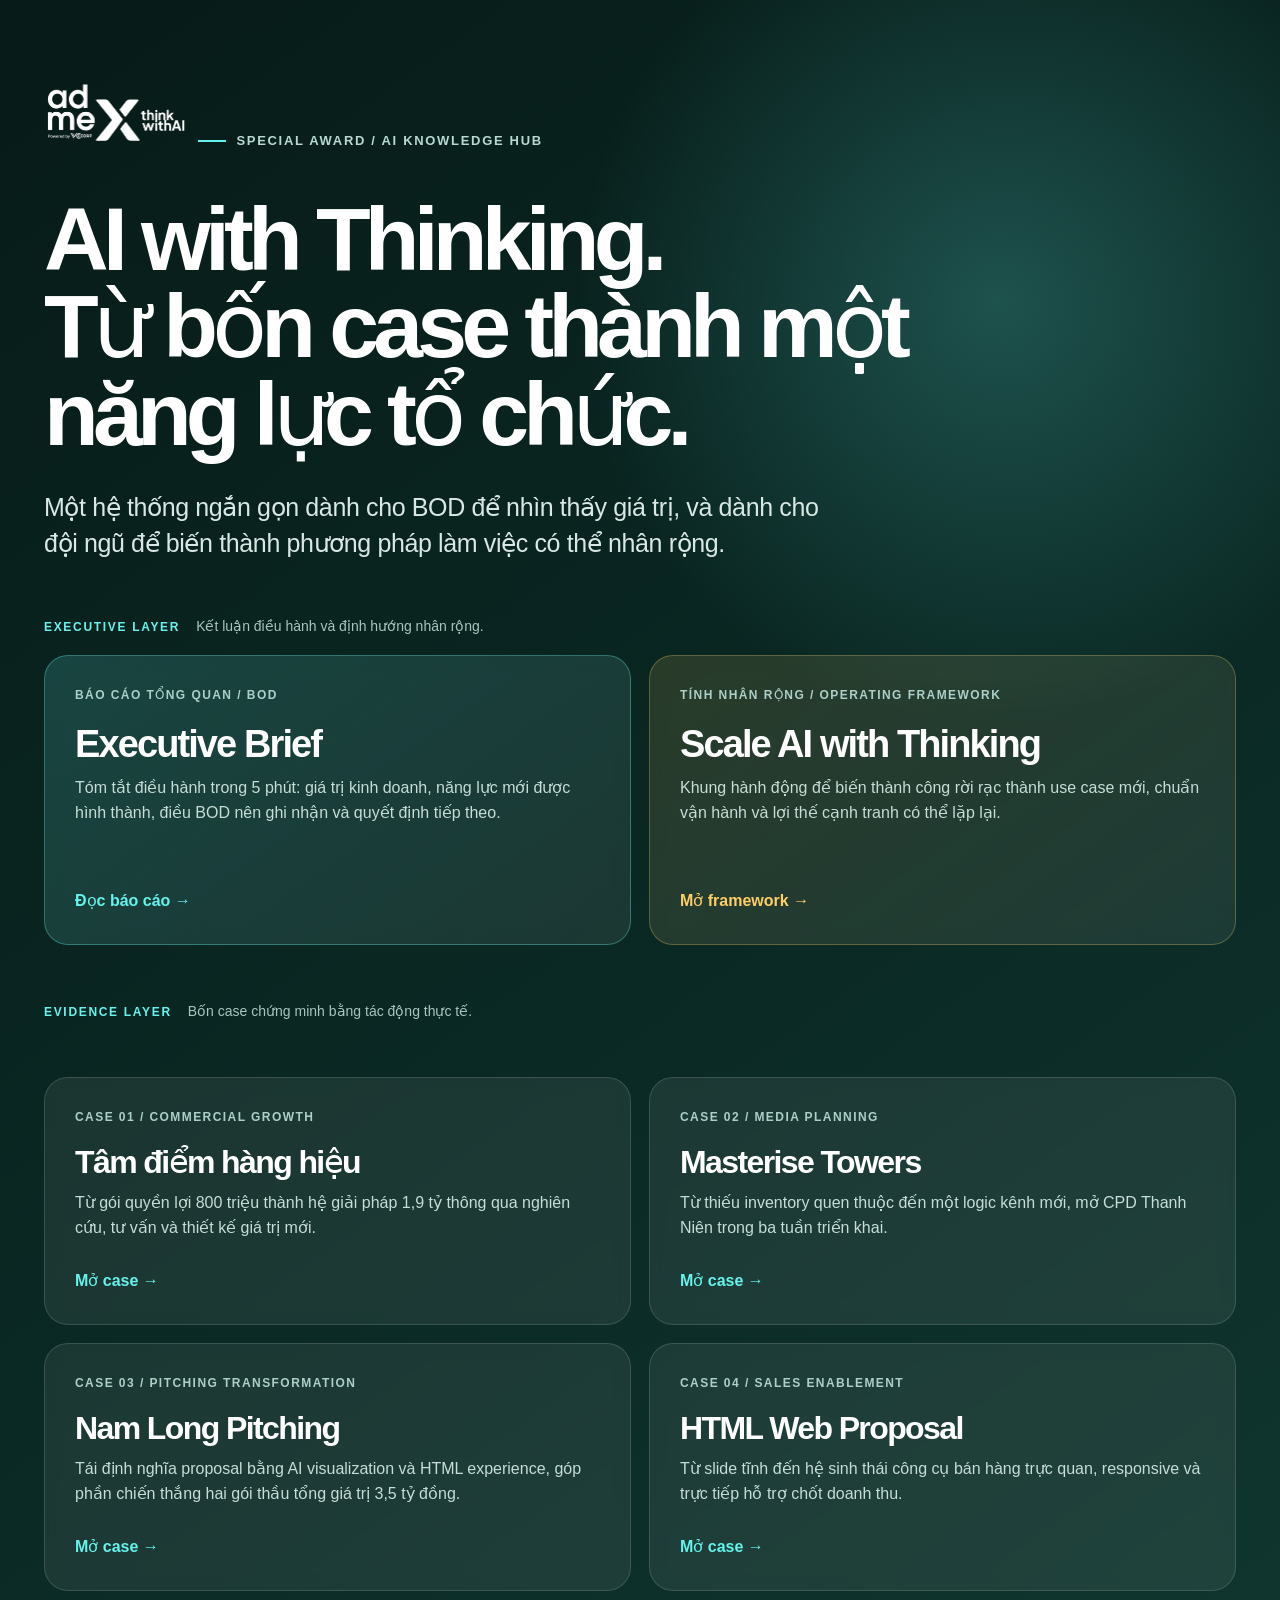
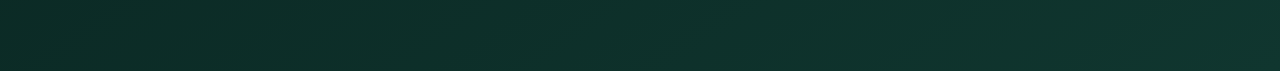
<file: ai/index.html>
<!DOCTYPE html>
<html lang="vi">
<head>
<meta charset="utf-8"/>
<meta content="width=device-width, initial-scale=1.0" name="viewport"/>
<meta content="#071B18" name="theme-color"/>
<title>AI with Thinking | admeX elevAIte</title>
<link href="css/style.css" rel="stylesheet"/>
</head>
<body class="page-index">
<div class="case-index">
  <div class="case-index-inner">
    <a class="index-brand" href="index.html"><img alt="admeX elevAIte" src="assets/admex-elevate-logo.png"/></a>
    <div class="eyebrow">Special Award / AI Knowledge Hub</div>
    <h1>AI with Thinking.<br/>Từ bốn case thành một năng lực tổ chức.</h1>
    <p class="hero-lead">Một hệ thống ngắn gọn dành cho BOD để nhìn thấy giá trị, và dành cho đội ngũ để biến thành phương pháp làm việc có thể nhân rộng.</p>

    <div class="hub-layer-label"><span>Executive layer</span><p>Kết luận điều hành và định hướng nhân rộng.</p></div>
    <div class="executive-grid">
      <a class="case-card executive-card" href="executive-brief.html">
        <div><div class="case-label">Báo cáo tổng quan / BOD</div><h2>Executive Brief</h2><p>Tóm tắt điều hành trong 5 phút: giá trị kinh doanh, năng lực mới được hình thành, điều BOD nên ghi nhận và quyết định tiếp theo.</p></div>
        <div class="open-case">Đọc báo cáo →</div>
      </a>
      <a class="case-card executive-card framework-card" href="ai-operating-framework.html">
        <div><div class="case-label">Tính nhân rộng / Operating Framework</div><h2>Scale AI with Thinking</h2><p>Khung hành động để biến thành công rời rạc thành use case mới, chuẩn vận hành và lợi thế cạnh tranh có thể lặp lại.</p></div>
        <div class="open-case">Mở framework →</div>
      </a>
    </div>

    <div class="hub-layer-label evidence-layer"><span>Evidence layer</span><p>Bốn case chứng minh bằng tác động thực tế.</p></div>
    <div class="case-grid">
      <a class="case-card" href="case-01-tam-diem-hang-hieu.html"><div><div class="case-label">Case 01 / Commercial Growth</div><h2>Tâm điểm hàng hiệu</h2><p>Từ gói quyền lợi 800 triệu thành hệ giải pháp 1,9 tỷ thông qua nghiên cứu, tư vấn và thiết kế giá trị mới.</p></div><div class="open-case">Mở case →</div></a>
      <a class="case-card" href="case-02-masterise-towers.html"><div><div class="case-label">Case 02 / Media Planning</div><h2>Masterise Towers</h2><p>Từ thiếu inventory quen thuộc đến một logic kênh mới, mở CPD Thanh Niên trong ba tuần triển khai.</p></div><div class="open-case">Mở case →</div></a>
      <a class="case-card" href="case-03.html"><div><div class="case-label">Case 03 / Pitching Transformation</div><h2>Nam Long Pitching</h2><p>Tái định nghĩa proposal bằng AI visualization và HTML experience, góp phần chiến thắng hai gói thầu tổng giá trị 3,5 tỷ đồng.</p></div><div class="open-case">Mở case →</div></a>
      <a class="case-card" href="case-04.html"><div><div class="case-label">Case 04 / Sales Enablement</div><h2>HTML Web Proposal</h2><p>Từ slide tĩnh đến hệ sinh thái công cụ bán hàng trực quan, responsive và trực tiếp hỗ trợ chốt doanh thu.</p></div><div class="open-case">Mở case →</div></a>
    </div>
  </div>
</div>
<script defer src="js/main.js"></script>
</body>
</html>
</file>
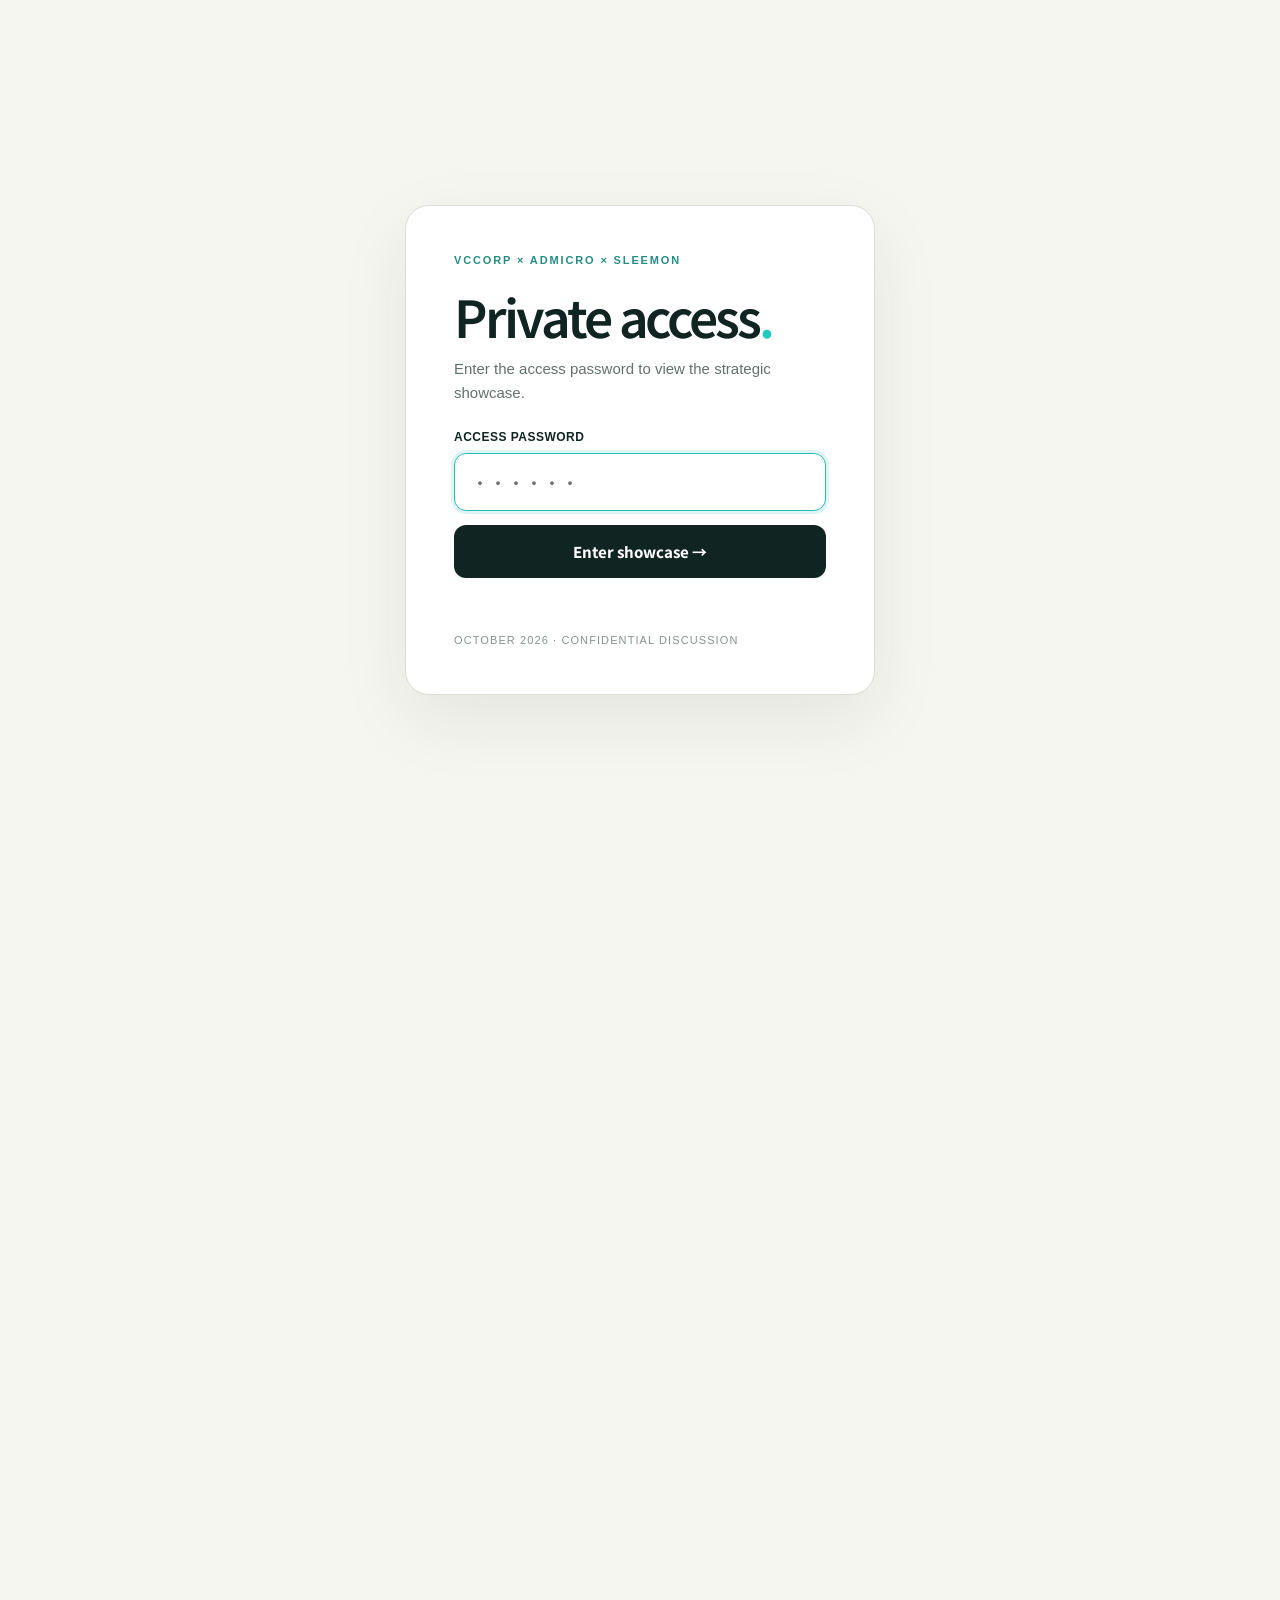
<file: furniture/index.html>
<!DOCTYPE html>

<html lang="en"><head><meta charset="utf-8"/><meta content="width=device-width,initial-scale=1" name="viewport"/><meta content="#101b1b" name="theme-color"/><title>VCCorp × ADMICRO — Sleemon Vietnam Market Entry</title><meta content="Strategic capability showcase for Sleemon Vietnam market entry — VCCorp and ADMICRO." name="description"/><link href="https://fonts.googleapis.com" rel="preconnect"/><link crossorigin="" href="https://fonts.gstatic.com" rel="preconnect"/><link href="https://fonts.googleapis.com/css2?family=Google+Sans+Flex:wght@400;500;600;700;800&amp;family=Noto+Sans+SC:wght@400;500;600;700&amp;display=swap" rel="stylesheet"/><style>
:root{--ink:#182626;--muted:#64706b;--bg:#f6f6f0;--line:#d9dfd7;--mint:#d9e9df;--lime:#c8ef87;--deep:#101c1c;--cream:#f3ecdd;--orange:#ee9a67}*{box-sizing:border-box}html{scroll-behavior:smooth;scroll-padding-top:84px}body{margin:0;font-family:'DM Sans',sans-serif;background:var(--bg);color:var(--ink);-webkit-font-smoothing:antialiased}h1,h2,h3,p{margin-top:0}h1,h2,h3{font-family:Manrope,sans-serif;letter-spacing:-.055em}h1{font-size:clamp(3.6rem,7.9vw,9rem);line-height:1.01;font-weight:600}h2{font-size:clamp(2.6rem,5vw,5.5rem);line-height:1.08;font-weight:600}h3{font-size:clamp(1.4rem,2.5vw,2.4rem);line-height:1.14}p{line-height:1.7}a{color:inherit;text-decoration:none}button{font:inherit;cursor:pointer}img{max-width:100%;display:block}::selection{background:var(--lime);color:var(--deep)}.container{max-width:1500px;margin:auto;padding-left:clamp(22px,5vw,88px);padding-right:clamp(22px,5vw,88px)}.nav{position:fixed;top:0;left:0;right:0;height:72px;z-index:100;display:flex;align-items:center;justify-content:space-between;padding:0 clamp(22px,5vw,88px);background:rgba(246,246,240,.91);backdrop-filter:blur(20px);border-bottom:1px solid rgba(30,50,40,.09)}.brand{font-family:Manrope,sans-serif;font-size:17px;font-weight:800;letter-spacing:-.06em}.brand span{font-weight:400;color:#75847b}.navlinks{display:flex;align-items:center;gap:26px}.navlinks a{font-size:12px;font-weight:700;color:#55655b;transition:.2s}.navlinks a:hover{color:#141f19}.nav .btn{padding:10px 17px;font-size:12px}.btn{display:inline-flex;align-items:center;gap:18px;padding:14px 20px;border-radius:100px;background:var(--lime);color:#1d2c20;border:0;font-weight:700;transition:transform .2s,background .2s}.btn:hover{transform:translateY(-2px);background:#b8e675}.btn.dark{background:#1d3029;color:white}.btn.dark:hover{background:#344b40}.eyebrow{display:inline-flex;align-items:center;gap:9px;text-transform:uppercase;letter-spacing:.16em;font-size:11px;font-weight:800}.eyebrow:before{content:'';width:7px;height:7px;background:#89b77b;border-radius:50%}.muted{color:var(--muted)}.section{padding:clamp(92px,10vw,170px) 0}.section-head{display:grid;grid-template-columns:1fr 1.3fr;gap:45px;margin-bottom:64px}.section-head p{max-width:610px;font-size:clamp(16px,1.5vw,21px)}.hero{background:var(--deep);color:#f3f6ee;min-height:100svh;position:relative;overflow:hidden;display:flex;align-items:center}.hero:before{content:'';position:absolute;width:68vw;height:68vw;right:-20vw;top:-16vw;background:radial-gradient(circle,#3b594b 0%,#263e37 27%,transparent 68%);opacity:.8}.hero:after{content:'';position:absolute;width:48vw;height:48vw;right:3%;bottom:-30vw;border:1px solid rgba(230,250,220,.15);border-radius:50%;box-shadow:0 0 0 65px rgba(255,255,255,.025),0 0 0 130px rgba(255,255,255,.02),0 0 0 195px rgba(255,255,255,.015)}.hero-inner{position:relative;z-index:2;width:100%;padding-top:140px;padding-bottom:110px}.hero h1{max-width:1200px;margin:30px 0}.hero h1 em{font-style:normal;color:var(--lime)}.hero p{font-size:clamp(16px,1.5vw,21px);max-width:650px;color:#c5d2c9}.hero-bottom{display:flex;justify-content:space-between;align-items:end;gap:24px;margin-top:85px}.hero-stamp{font-size:12px;line-height:1.8;color:#a5b5ac;text-align:right}.marquee{white-space:nowrap;overflow:hidden;border-top:1px solid #d5ddd3;border-bottom:1px solid #d5ddd3;padding:20px 0;color:#63746a;font-size:12px;font-weight:800;letter-spacing:.18em}.marquee span{padding-right:55px}.stats{display:grid;grid-template-columns:repeat(4,1fr);gap:12px}.stat{padding:26px 0;border-top:1px solid var(--line)}.stat strong{font-family:Manrope;font-size:clamp(2rem,3.4vw,4rem);letter-spacing:-.07em;display:block}.stat small{font-size:12px;color:var(--muted)}.challenge-grid{display:grid;grid-template-columns:repeat(3,1fr);gap:12px}.challenge{min-height:285px;border-radius:15px;background:#e9ede5;padding:28px;display:flex;flex-direction:column;justify-content:space-between;transition:transform .25s}.challenge:hover{transform:translateY(-5px)}.challenge:nth-child(2){background:#e2e9d9}.challenge:nth-child(3){background:#e8e5db}.challenge span{font-size:12px;font-weight:800;color:#637365}.challenge h3{margin:0;max-width:310px}.deep{background:var(--deep);color:#f0f3eb}.deep .muted{color:#adbbb0}.cap-grid{display:grid;grid-template-columns:repeat(3,1fr);gap:12px}.cap{border:1px solid #46564e;border-radius:16px;padding:27px;min-height:220px;display:flex;flex-direction:column;justify-content:space-between}.cap .num{font-size:12px;color:var(--lime)}.cap h3{font-size:clamp(1.2rem,2vw,2rem);margin-bottom:9px}.cap p{font-size:13px;color:#b0bfb4;margin:0}.insight-band{margin-top:58px;border-top:1px solid #53635b;padding-top:25px;display:flex;justify-content:space-between;gap:30px;align-items:center}.insight-band strong{font-size:clamp(1.5rem,2.5vw,3rem);letter-spacing:-.04em;max-width:830px;line-height:1.22}.market-rail{display:grid;grid-template-columns:1fr 1fr;gap:12px}.market-card{background:#e7ebe3;border-radius:18px;padding:36px;min-height:270px}.market-card:nth-child(2){background:#e2e9d8}.market-card:nth-child(3){background:#ece8dc}.market-card:nth-child(4){background:#e4eae8}.market-card span{font-size:11px;font-weight:800;letter-spacing:.12em;color:#6d7a6e}.market-card h3{margin-top:55px;margin-bottom:12px}.market-card p{max-width:440px;color:#5c6c61;margin:0}.note{font-size:12px;color:#78847b;margin-top:24px}.os-shell{background:#e9eee7;border:1px solid #d8e2d6;border-radius:25px;padding:24px}.os-top{display:flex;justify-content:space-between;align-items:center;padding:10px 8px 24px}.os-top strong{font-family:Manrope;font-size:23px;letter-spacing:-.05em}.tabs{display:flex;flex-wrap:wrap;gap:8px}.tab{border:1px solid #c7d4c6;background:transparent;border-radius:50px;padding:10px 15px;color:#536357;font-size:12px;font-weight:700}.tab.active{background:#1d3029;color:#fff;border-color:#1d3029}.os-display{display:grid;grid-template-columns:1fr 1fr;min-height:350px;background:#f9faf5;border-radius:17px;overflow:hidden}.os-visual{background:#d5e1d4;display:flex;align-items:center;justify-content:center;padding:32px;position:relative;overflow:hidden}.os-visual:before{content:'';width:250px;height:250px;border:1px solid #8ca88e;border-radius:50%;box-shadow:0 0 0 35px #c6d9c8,0 0 0 70px #b7d0ba;position:absolute;opacity:.5}.os-visual span{position:relative;z-index:1;font-family:Manrope;font-size:clamp(3rem,6vw,6rem);font-weight:700;letter-spacing:-.08em;color:#2c4936;text-align:center}.os-copy{padding:clamp(28px,4vw,65px);display:flex;flex-direction:column;justify-content:center}.os-copy h3{margin-bottom:15px}.os-copy p{color:#68766d;max-width:480px}.os-copy .micro{font-size:11px;font-weight:800;letter-spacing:.15em;color:#739477}.journey{display:grid;grid-template-columns:repeat(5,1fr);gap:10px}.journey>div{padding:22px 18px;background:#e8ede5;border-radius:12px;min-height:170px}.journey b{display:block;margin:25px 0 8px;font-family:Manrope;font-size:17px;letter-spacing:-.04em}.journey small{color:#69796c;line-height:1.5}.influence{display:grid;grid-template-columns:repeat(3,1fr);gap:12px}.influence article{padding:35px;border:1px solid #d7ddd4;border-radius:18px;min-height:275px}.influence article:nth-child(2){background:#e1e9dc}.influence .label{font-size:11px;font-weight:800;letter-spacing:.1em;color:#81917f}.influence h3{margin-top:85px}.activation{background:#dce7db}.act-flow{display:grid;grid-template-columns:repeat(6,1fr);gap:10px}.act-step{border-radius:13px;background:#f2f5ed;padding:21px 17px;min-height:230px}.act-step b{display:block;font-family:Manrope;font-size:19px;letter-spacing:-.04em;margin:55px 0 9px}.act-step p{font-size:12px;color:#637568;line-height:1.55}.act-step span{color:#779e75;font-weight:800;font-size:12px}.act-highlight{display:flex;justify-content:space-between;align-items:center;gap:25px;border-top:1px solid #b6cbb7;margin-top:45px;padding-top:30px}.act-highlight strong{font-family:Manrope;font-size:clamp(1.5rem,3vw,3rem);letter-spacing:-.05em;max-width:900px}.cases-intro{background:#182626;color:white}.cases-intro h2{max-width:1150px}.case{padding:105px 0;background:#f3f2eb}.case.alt{background:#e5ede6}.case-head{display:flex;justify-content:space-between;align-items:start;gap:20px}.case-index{font-size:12px;letter-spacing:.15em;font-weight:800;color:#728277}.case-title{font-size:clamp(3rem,6vw,6.7rem);margin:30px 0;max-width:1150px}.case-sub{font-size:clamp(17px,1.8vw,24px);max-width:790px;color:#5f6e64}.case-layout{display:grid;grid-template-columns:1.2fr .8fr;gap:25px;align-items:stretch;margin-top:48px}.case-visual{border-radius:18px;overflow:hidden;background:#cdd8cf;min-height:390px}.case-visual img{width:100%;height:100%;object-fit:cover}.case-panel{padding:35px;background:#fff;border-radius:18px;display:flex;flex-direction:column;justify-content:space-between}.case-panel h3{font-size:clamp(1.4rem,2.5vw,2.6rem)}.case-panel p{color:#6a786e}.case-metrics{display:grid;grid-template-columns:repeat(3,1fr);gap:15px;margin-top:22px}.case-metrics div{border-top:1px solid #bfc9bf;padding-top:17px}.case-metrics strong{display:block;font-size:clamp(1.7rem,3vw,3.3rem);font-family:Manrope;letter-spacing:-.07em}.case-metrics span{font-size:12px;color:#68766d}.case-gallery{display:grid;grid-template-columns:repeat(3,1fr);gap:12px;margin-top:14px}.case-gallery img{width:100%;height:205px;object-fit:cover;border-radius:12px;cursor:zoom-in}.takeaway{margin-top:35px;border-left:3px solid #8db87a;padding:12px 0 12px 22px;max-width:1020px;font-size:clamp(17px,1.6vw,23px);line-height:1.5}.case-foot{font-size:11px;color:#768178;margin-top:20px}.bridge{background:#cce4c7}.bridge-grid{display:grid;grid-template-columns:repeat(5,1fr);gap:10px;margin-top:60px}.bridge-grid article{padding:25px 17px;background:#eaf3e6;border-radius:12px;min-height:180px}.bridge-grid b{font-family:Manrope;font-size:clamp(1.1rem,1.7vw,1.8rem);letter-spacing:-.05em}.bridge-grid p{font-size:12px;margin-top:14px;color:#607460}.questions{display:grid;grid-template-columns:1fr 1fr;gap:12px}.question{padding:30px;border-bottom:1px solid #d4ddd4;font-family:Manrope;font-weight:600;font-size:clamp(1rem,1.65vw,1.5rem);letter-spacing:-.03em}.question span{display:block;font-family:'DM Sans';font-size:11px;color:#8c9d8c;letter-spacing:0;margin-bottom:18px}.footer{background:#101c1c;color:#fff;padding:100px 0 45px}.footer h2{max-width:1000px}.footer-bottom{display:flex;justify-content:space-between;gap:20px;border-top:1px solid #3c4d45;padding-top:25px;margin-top:80px;font-size:12px;color:#9cac9f}.reveal{opacity:0;transform:translateY(24px);transition:opacity .7s,transform .7s}.reveal.visible{opacity:1;transform:translateY(0)}.lightbox{position:fixed;inset:0;background:rgba(9,16,13,.92);z-index:300;display:none;align-items:center;justify-content:center;padding:60px 25px}.lightbox.open{display:flex}.lightbox img{max-width:96vw;max-height:85vh;object-fit:contain}.lightbox button{position:absolute;right:24px;top:20px;background:#fff;color:#111;border:0;border-radius:50%;width:44px;height:44px;font-size:25px}.mobile-menu{display:none}.progress{position:fixed;top:72px;left:0;width:0;height:3px;background:#9dcc79;z-index:105;transition:width .1s}.source-note{font-size:11px;color:#68786c;line-height:1.5}.pill{border:1px solid #c6d0c3;border-radius:30px;padding:8px 12px;font-size:11px;color:#637567;font-weight:700}.smallcaps{font-size:11px;letter-spacing:.12em;font-weight:800;text-transform:uppercase;color:#809081}
@media(max-width:1000px){.navlinks{gap:13px}.navlinks a{font-size:11px}.section-head{grid-template-columns:1fr}.act-flow{grid-template-columns:repeat(3,1fr)}.bridge-grid{grid-template-columns:repeat(3,1fr)}.journey{grid-template-columns:repeat(3,1fr)}.case-layout{grid-template-columns:1fr}.case-visual{max-height:500px}.hero-bottom{margin-top:55px}}
@media(max-width:700px){.navlinks{display:none;position:absolute;top:72px;left:0;right:0;background:#f6f6f0;padding:25px;flex-direction:column;align-items:start;box-shadow:0 15px 20px #1111}.navlinks.open{display:flex}.mobile-menu{display:block;border:0;background:none;font-size:25px}.hero-inner{padding-top:145px}.hero-bottom{align-items:start;flex-direction:column}.hero-stamp{text-align:left}.challenge-grid,.cap-grid,.market-rail,.influence,.questions{grid-template-columns:1fr}.challenge{min-height:200px}.stats{grid-template-columns:repeat(2,1fr)}.os-display{grid-template-columns:1fr}.os-visual{min-height:230px}.journey,.act-flow,.bridge-grid{grid-template-columns:repeat(2,1fr)}.case-metrics{grid-template-columns:repeat(2,1fr)}.case-gallery img{height:120px}.act-highlight,.insight-band{flex-direction:column;align-items:start}.footer-bottom{flex-direction:column}.section{padding:80px 0}.case{padding:70px 0}.case-panel{padding:25px}.os-shell{padding:12px}.os-top{flex-direction:column;align-items:start;gap:18px}}
@media(prefers-reduced-motion:reduce){html{scroll-behavior:auto}.reveal{opacity:1;transform:none;transition:none}}

.language-switch{display:flex;gap:3px;background:#e4eae2;padding:4px;border-radius:30px;margin-left:14px}.language-switch button{border:0;background:transparent;border-radius:24px;padding:8px 10px;font-size:11px;font-weight:800;color:#53685c;white-space:nowrap}.language-switch button.active{background:#20352b;color:#fff}.case-editorial{display:grid;grid-template-columns:repeat(2,minmax(0,1fr));gap:12px;margin:40px 0 20px}.case-story{padding:clamp(24px,3vw,45px);background:#fff;border:1px solid #dce3d9;border-radius:18px;min-height:235px;display:flex;flex-direction:column;justify-content:space-between}.case-story:nth-child(2){background:#e0e9dc}.case-story:nth-child(4){background:#dbe9d2}.case-story h3{font-size:clamp(20px,2vw,31px);line-height:1.35;letter-spacing:-.035em;font-weight:600;margin:25px 0 0}.evidence-gallery{display:flex;align-items:center;gap:12px;margin:30px 0 0;flex-wrap:wrap}.evidence-gallery img{width:clamp(105px,12vw,165px);height:110px;object-fit:cover;border-radius:9px;border:1px solid #d2d9d0;cursor:zoom-in;transition:transform .2s}.evidence-gallery img:hover{transform:translateY(-3px)}.evidence-label{font-size:11px;font-weight:800;letter-spacing:.1em;color:#6d806f;width:100%}.case .case-sub{max-width:950px}.case .takeaway{margin-top:28px}.case-foot{font-size:11px}.case .stats{margin-top:25px!important}.case .stat strong{font-size:clamp(24px,3vw,42px)}@media(max-width:950px){.language-switch{margin-left:4px}.navlinks{gap:12px}.language-switch button{padding:7px 8px}}@media(max-width:700px){.case-editorial{grid-template-columns:1fr}.case-story{min-height:170px}.language-switch{position:absolute;right:68px;top:18px}.nav .brand{font-size:13px}.evidence-gallery img{height:80px}}

/* V5 presentation typography: Google Sans Flex, Vietnamese and simplified Chinese fallback */
body,button,input,textarea{font-family:'Google Sans Flex','Noto Sans SC',Arial,sans-serif!important}
h1,h2,h3,.brand,.stat strong,.os-top strong,.case-title{font-family:'Google Sans Flex','Noto Sans SC',Arial,sans-serif!important;letter-spacing:-.035em}
html[lang="zh-CN"] body,html[lang="zh-CN"] h1,html[lang="zh-CN"] h2,html[lang="zh-CN"] h3{font-family:'Google Sans Flex','Noto Sans SC',sans-serif!important;letter-spacing:0}
.hero h1{font-size:clamp(2rem,3.95vw,4.5rem)!important;line-height:1.15;max-width:1050px}
.hero h1 em{font-style:normal}
.case-metrics-v5{display:grid;grid-template-columns:repeat(3,minmax(0,1fr));gap:12px;margin:30px 0 36px}
.case-metrics-v5 .metric{border-top:2px solid #a3baa6;padding:18px 8px 8px 0;min-width:0}
.case-metrics-v5 .metric strong{font-size:clamp(32px,4vw,60px);letter-spacing:-.05em;line-height:1.08;display:block;font-weight:650;color:#233e31}
.case-metrics-v5 .metric span{font-size:clamp(13px,1.1vw,16px);line-height:1.4;display:block;color:#627569;margin-top:10px}
.case-editorial{margin-top:26px}
.case-story{min-height:210px}
.case-story h3{font-size:clamp(20px,1.85vw,28px)}
.evidence-gallery{margin-top:46px}
.evidence-gallery .evidence-label{font-size:14px;letter-spacing:.07em}
.evidence-gallery .evidence-slide{flex:0 0 auto}
.evidence-gallery .evidence-slide img{width:auto!important;height:clamp(240px,25vw,370px)!important;max-width:min(78vw,680px);object-fit:contain!important;border:1px solid #d9e1d8;background:#fff;border-radius:12px;cursor:zoom-in}
@media(min-width:1500px){.evidence-gallery .evidence-slide img{height:420px!important}}
@media(max-width:700px){.hero h1{font-size:clamp(2rem,7.2vw,3.2rem)!important}.case-metrics-v5{grid-template-columns:repeat(2,minmax(0,1fr))}.evidence-gallery .evidence-slide img{height:240px!important}.case-story{min-height:160px}}

/* V6 — ADMICRO brand accent system */
:root{--lime:#55ede2;--brand:#55ede2;--brand-soft:#d9faf7;}
.hero h1 em,.case-story em{color:var(--brand)!important;}
.btn{background:var(--brand);color:#102826;} .btn:hover{background:#39d5ca;}
::selection{background:var(--brand);color:#102826;}
.eyebrow:before{background:var(--brand);}
.cap .num,.act-step span{color:var(--brand);}
.os-copy .micro{color:var(--brand);}
.tab.active{background:var(--brand);border-color:var(--brand);color:#102826;}
/* Keep contrast for CTA and accent areas across all languages */
</style><style>
/* V3: full-ratio evidence thumbnails, continuous right-to-left loop */
.evidence-gallery{display:block;min-width:0;margin-top:34px;overflow:hidden}
.evidence-gallery .evidence-label{margin-bottom:16px}
.evidence-viewport{width:100%;overflow:hidden;mask-image:linear-gradient(to right,transparent,#000 4%,#000 96%,transparent);-webkit-mask-image:linear-gradient(to right,transparent,#000 4%,#000 96%,transparent)}
.evidence-track{display:flex;align-items:center;gap:18px;width:max-content;animation:evidenceLoop 32s linear infinite;will-change:transform}
.evidence-viewport:hover .evidence-track,.evidence-viewport:focus-within .evidence-track{animation-play-state:paused}
.evidence-slide{flex:none;width:clamp(205px,22vw,335px);height:clamp(140px,15vw,225px);display:flex;align-items:center;justify-content:center;border:1px solid #d8dfd6;background:#e8ece7;border-radius:12px;overflow:hidden;padding:7px}
.evidence-gallery .evidence-slide img{width:100%;height:100%;object-fit:contain;border:0;border-radius:6px;cursor:zoom-in;transition:transform .25s}
.evidence-gallery .evidence-slide img:hover{transform:scale(1.035)}
@keyframes evidenceLoop{from{transform:translateX(0)}to{transform:translateX(calc(-50% - 9px))}}
@media(max-width:700px){.evidence-slide{width:230px;height:175px}.evidence-track{animation-duration:27s}}
@media(prefers-reduced-motion:reduce){.evidence-track{animation:none}.evidence-viewport{overflow-x:auto;mask-image:none;-webkit-mask-image:none}}
<style>
/* V4: presentation-scale multilingual typography and legible discussion prompts */
@import url('https://fonts.googleapis.com/css2?family=Noto+Sans+SC:wght@400;500;600;700;800&family=Noto+Sans:wght@400;500;600;700;800&display=swap');
:root{--presentation-body:clamp(17px,1.45vw,22px)}
html[lang="vi"] body{font-family:'Noto Sans','DM Sans',Arial,sans-serif}
html[lang="zh-CN"] body{font-family:'Noto Sans SC','Noto Sans',sans-serif}
html[lang="vi"] h1,html[lang="vi"] h2,html[lang="vi"] h3,html[lang="vi"] .question,html[lang="zh-CN"] h1,html[lang="zh-CN"] h2,html[lang="zh-CN"] h3,html[lang="zh-CN"] .question{font-family:inherit;letter-spacing:-.025em}
#discussion .questions{gap:18px 26px}
#discussion .question{padding:32px 26px 38px;min-height:165px;display:flex;flex-direction:column;justify-content:flex-start;gap:17px}
#discussion .question span{display:block;margin:0}
#discussion .question span:first-child{font-family:inherit;font-size:clamp(13px,1vw,16px);font-weight:700;letter-spacing:.055em;color:#526c5b;line-height:1.5}
#discussion .question span:last-child{font-family:inherit;font-size:clamp(19px,1.6vw,27px);font-weight:600;letter-spacing:-.018em;line-height:1.5;color:#22372d}
#discussion .section-head p{font-size:var(--presentation-body)}
/* Evidence slides: larger, un-cropped and suitable for section-by-section projection */
.evidence-gallery{margin-top:42px}
.evidence-gallery .evidence-label{font-size:clamp(12px,1vw,15px);margin-bottom:20px}
.evidence-track{gap:24px;animation-duration:44s}
.evidence-slide{width:clamp(340px,36vw,580px);height:clamp(260px,27vw,435px);padding:10px;border-radius:17px;background:#e8ece7}
.evidence-gallery .evidence-slide img{object-fit:contain;object-position:center;width:100%;height:100%}
@keyframes evidenceLoop{from{transform:translateX(0)}to{transform:translateX(calc(-50% - 12px))}}
/* Main content legibility across EN / VI / simplified Chinese */
.section-head p,.case-sub,.case-story h3,.case-panel p,.takeaway{line-height:1.55}
.case-story h3{font-size:clamp(20px,1.7vw,27px)}
.case-sub{font-size:clamp(19px,1.7vw,25px)}
.case-story .smallcaps{font-size:clamp(12px,.9vw,15px)}
.case-metrics span,.case .stat small{font-size:clamp(13px,1vw,16px)}
html[lang="zh-CN"] .case-story h3,html[lang="vi"] .case-story h3{line-height:1.65}
@media(max-width:800px){#discussion .questions{grid-template-columns:1fr}#discussion .question{min-height:unset;padding:23px 12px 26px}.evidence-slide{width:clamp(285px,77vw,460px);height:clamp(225px,57vw,350px)}.evidence-track{animation-duration:36s}}
@media(prefers-reduced-motion:reduce){.evidence-track{animation:none}}
</style><style>.team-intro{background:#f6f6f0;padding:105px 0}.team-intro h2{max-width:1100px;margin:25px 0}.team-lead{font-size:clamp(18px,1.55vw,23px);max-width:850px;color:#53645b}.partner-grid{display:grid;grid-template-columns:1.7fr 1fr 1fr;gap:16px;margin-top:42px;align-items:start}.partner-card{border:1px solid #d7dfd8;border-radius:20px;background:white;padding:30px}.partner-logo{height:90px;display:flex;align-items:center;margin-bottom:18px;font-size:26px;font-weight:800}.partner-logo img{max-width:100%;max-height:75px;width:auto;height:auto;object-fit:contain}.partner-card h3{font-size:24px;margin:0 0 15px}.partner-tag{font-size:11px;font-weight:800;letter-spacing:.15em;color:#577b75;margin-bottom:14px}.member{border-top:1px solid #e2e7e2;padding:15px 0 12px}.member strong{display:block;font-size:clamp(16px,1.1vw,19px);line-height:1.4}.member p{margin:5px 0 0;color:#65746b;font-size:clamp(13px,.9vw,15px);line-height:1.5}.services-highlight{background:#112322;color:#f5faf8;padding:110px 0}.services-highlight .section-head p{color:#a8c0b9}.service-grid{display:grid;grid-template-columns:repeat(3,1fr);gap:13px;margin-top:42px}.service-item{background:#1b3431;border:1px solid #35504b;border-radius:18px;padding:27px;min-height:245px}.service-no{font-size:12px;color:#55ede2;font-weight:800}.service-item h3{font-size:clamp(21px,2vw,30px);line-height:1.2;margin:42px 0 12px}.service-item p{font-size:clamp(14px,1vw,17px);color:#b9d0ca;line-height:1.55}.service-end{margin-top:38px;border-top:1px solid #3b5a55;padding-top:28px;font-size:clamp(19px,2.1vw,30px);font-weight:650;max-width:1000px;color:#55ede2}@media(max-width:1050px){.partner-grid{grid-template-columns:1fr 1fr}.partner-card:first-child{grid-column:1/-1}.service-grid{grid-template-columns:repeat(2,1fr)}}@media(max-width:640px){.partner-grid,.service-grid{grid-template-columns:1fr}.partner-card:first-child{grid-column:auto}.team-intro,.services-highlight{padding:75px 0}.partner-card{padding:22px}}</style><style id="teams-v9">
/* Presentation layout: one clear horizontal band per partner */
#teams{background:#f4f6f2;padding:clamp(70px,7vw,125px) 0}
#teams .partner-grid{display:grid;grid-template-columns:minmax(0,1fr);gap:18px;margin-top:45px}
#teams .partner-card,#teams .partner-card:first-child{display:grid;grid-column:auto;grid-template-columns:minmax(210px,260px) minmax(0,1fr);grid-template-rows:auto 1fr;align-items:start;gap:10px 38px;padding:clamp(22px,3vw,40px);border-radius:22px;border:1px solid #dce5df;background:#fff;box-shadow:0 9px 30px rgba(13,39,31,.035)}
#teams .partner-tag{grid-column:1;grid-row:1;margin:0;font-size:12px;color:#657c73;letter-spacing:.12em}
#teams .partner-logo{grid-column:1;grid-row:2;display:flex;justify-content:center;align-items:center;width:100%;height:118px;padding:16px;border-radius:14px;background:#f3f6f3;margin:0;overflow:hidden}
#teams .partner-logo img{display:block;max-width:100%;max-height:78px;object-fit:contain}
#teams .partner-card:nth-child(3) .partner-logo{background:#142421}
#teams .partner-card h3{display:none}
#teams .member-list{grid-column:2;grid-row:1/span 2;display:grid;grid-template-columns:repeat(3,minmax(0,1fr));gap:0 22px}
#teams .member{padding:14px 0 16px;border-top:1px solid #e5ebe6;min-width:0}
#teams .member strong{font-size:clamp(16px,1.2vw,20px);line-height:1.32;letter-spacing:-.015em}
#teams .member p{font-size:clamp(13px,.91vw,16px);line-height:1.5;color:#65756c;margin-top:8px}
#teams .partner-card:nth-child(2) .member-list,#teams .partner-card:nth-child(3) .member-list{grid-template-columns:repeat(2,minmax(0,1fr))}
@media(max-width:960px){#teams .partner-card,#teams .partner-card:first-child{grid-template-columns:180px minmax(0,1fr);gap:10px 25px}#teams .member-list{grid-template-columns:repeat(2,minmax(0,1fr))}}
@media(max-width:650px){#teams .partner-card,#teams .partner-card:first-child{display:block;padding:22px}#teams .partner-logo{margin:15px 0 20px;max-width:260px}#teams .member-list,#teams .partner-card:nth-child(2) .member-list,#teams .partner-card:nth-child(3) .member-list{display:grid;grid-template-columns:1fr;gap:0}#teams .member{padding:12px 0}#teams .partner-tag{font-size:11px}}
</style><style id="strategic-presentation-v11">.strategic-cue{display:grid;grid-template-columns:minmax(130px,205px) minmax(0,1fr);gap:22px;align-items:start;margin:12px 0 clamp(28px,3vw,46px);padding:20px 25px;border-left:3px solid #55ede2;border-top:1px solid rgba(98,131,120,.25);border-bottom:1px solid rgba(98,131,120,.25);background:rgba(85,237,226,.055)}.strategic-cue-label{font-size:11px;font-weight:800;letter-spacing:.12em;color:#318c86;line-height:1.6}.strategic-cue p{margin:0;font-size:clamp(17px,1.32vw,22px);font-weight:550;line-height:1.48;letter-spacing:-.018em;max-width:980px}.services-highlight .strategic-cue,.bridge .strategic-cue{background:rgba(85,237,226,.08)}@media(max-width:700px){.strategic-cue{display:block;padding:17px 18px}.strategic-cue-label{display:block;margin-bottom:9px}.strategic-cue p{font-size:17px}}</style><style id="capacity-gallery-style">.capacity-gallery{margin:34px 0 8px}.capacity-gallery[hidden]{display:none!important}.capacity-marquee{overflow:hidden;width:100%;mask-image:linear-gradient(90deg,transparent,#000 5%,#000 95%,transparent)}.capacity-track{display:flex;width:max-content;gap:22px;animation:capacity-scroll 40s linear infinite;will-change:transform}.capacity-marquee:hover .capacity-track,.capacity-gallery:focus-within .capacity-track{animation-play-state:paused}.capacity-slide{flex:0 0 clamp(330px,54vw,840px);width:clamp(330px,54vw,840px);aspect-ratio:16/9;padding:0;border:1px solid #d9dfd7;border-radius:18px;overflow:hidden;background:#fff;cursor:zoom-in;box-shadow:0 9px 28px rgba(0,0,0,.06)}.capacity-slide img{width:100%;height:100%;object-fit:contain}.capacity-caption{font-size:11px;letter-spacing:.15em;font-weight:750;color:#64706b;margin:14px 0 0}.capacity-modal[hidden]{display:none!important}.capacity-modal{position:fixed;inset:0;z-index:500;display:flex;align-items:center;justify-content:center;background:rgba(6,17,17,.95);padding:70px 72px}.capacity-modal img{max-width:100%;max-height:calc(100vh - 130px);object-fit:contain;box-shadow:0 18px 70px rgba(0,0,0,.25)}.capacity-modal button{position:absolute;border:1px solid rgba(255,255,255,.32);border-radius:50%;background:rgba(255,255,255,.13);color:white;width:48px;height:48px;font-size:30px;display:grid;place-items:center;line-height:1;cursor:pointer}.capacity-close{top:20px;right:22px}.capacity-prev{left:16px;top:50%;transform:translateY(-50%)}.capacity-next{right:16px;top:50%;transform:translateY(-50%)}.capacity-count{position:absolute;bottom:20px;color:white;font-size:13px;letter-spacing:.1em}@keyframes capacity-scroll{to{transform:translateX(calc(-50% - 11px))}}@media(max-width:700px){.capacity-slide{flex-basis:85vw;width:85vw;border-radius:12px}.capacity-track{gap:12px;animation-duration:27s}.capacity-modal{padding:75px 12px}.capacity-modal button{width:40px;height:40px}.capacity-prev{left:7px}.capacity-next{right:7px}.capacity-modal img{max-height:75vh}}@media(prefers-reduced-motion:reduce){.capacity-track{animation:none;overflow-x:auto}}</style><style id="sleemon-access-style">html.sleemon-locked body> :not(#sleemon-access-gate){visibility:hidden!important}html.sleemon-locked body{overflow:hidden!important}#sleemon-access-gate[hidden]{display:none!important}#sleemon-access-gate{position:fixed;inset:0;z-index:99999;display:flex;align-items:center;justify-content:center;padding:24px;background:#f6f6f0;color:#102522;font-family:'Google Sans Flex',Arial,sans-serif}#sleemon-access-gate .access-card{width:min(100%,470px);padding:clamp(28px,5vw,48px);background:white;border:1px solid #d9dfd7;border-radius:24px;box-shadow:0 24px 70px rgba(12,36,31,.08)}#sleemon-access-gate .access-eyebrow{font-size:11px;letter-spacing:.17em;font-weight:800;color:#258c85}#sleemon-access-gate h2{font-family:inherit;font-size:clamp(34px,5vw,51px);letter-spacing:-.06em;line-height:1.1;margin:22px 0 12px}#sleemon-access-gate p{font-size:15px;color:#64706b;line-height:1.6;margin-bottom:25px}#sleemon-access-gate label{display:block;font-size:12px;font-weight:750;letter-spacing:.04em;margin-bottom:9px}#sleemon-access-gate input{width:100%;padding:15px 16px;border:1px solid #c8d4cf;border-radius:12px;background:#fff;color:#102522;font:inherit;font-size:18px;outline:none}#sleemon-access-gate input:focus{border-color:#26bcb4;box-shadow:0 0 0 3px rgba(38,188,180,.15)}#sleemon-access-gate .access-submit{width:100%;border:0;border-radius:12px;padding:16px;background:#102522;color:#fff;font-size:15px;font-weight:750;margin-top:14px;cursor:pointer}#sleemon-access-gate .access-submit:hover{background:#21655e}#sleemon-access-gate .access-error{color:#bb3737;font-size:13px;margin:12px 0 0;min-height:20px}#sleemon-access-gate .access-footer{font-size:11px;letter-spacing:.1em;color:#84938d;margin-top:24px}</style><script id="sleemon-access-early">(function(){try{if(sessionStorage.getItem('sleemon_access_v1')==='granted')document.documentElement.classList.add('sleemon-unlocked');else document.documentElement.classList.add('sleemon-locked')}catch(e){document.documentElement.classList.add('sleemon-locked')}})();</script><style id="sleemon-workspace-style">
#sleemon-portal[hidden],#sleemon-recap[hidden]{display:none!important}
html.sleemon-unlocked body.portal-mode > :not(#sleemon-portal):not(#sleemon-access-gate):not(script):not(style),html.sleemon-unlocked body.recap-mode > :not(#sleemon-recap):not(#sleemon-access-gate):not(script):not(style){display:none!important}
html.sleemon-unlocked body.showcase-mode #sleemon-portal,html.sleemon-unlocked body.showcase-mode #sleemon-recap{display:none!important}
html.sleemon-unlocked body:not(.showcase-mode):not(.recap-mode) > :not(#sleemon-portal):not(#sleemon-access-gate):not(script):not(style){display:none!important}
#sleemon-portal,#sleemon-recap{font-family:'Google Sans Flex','Noto Sans SC',Arial,sans-serif;color:#122a27;background:#f5f6f0;min-height:100vh}
.workspace-wrap{max-width:1460px;margin:auto;padding:0 clamp(22px,5vw,86px)}
.workspace-top{display:flex;align-items:center;justify-content:space-between;gap:20px;padding:27px 0;border-bottom:1px solid #dce3dc}
.workspace-brand{font-weight:800;font-size:14px;letter-spacing:.045em}.workspace-brand span{color:#16b9ae}
.workspace-langs{display:flex;gap:4px;background:#e8eeea;padding:4px;border-radius:999px}.workspace-langs button{border:0;background:transparent;border-radius:999px;padding:8px 13px;font-size:12px;font-weight:750;color:#5a6c65;cursor:pointer}.workspace-langs button.active{background:#122c28;color:#fff}
.workspace-intro{padding:clamp(75px,11vw,145px) 0 50px;max-width:1040px}.workspace-kicker{font-size:11px;font-weight:800;letter-spacing:.19em;color:#0a9d96}.workspace-intro h1{font-family:inherit;font-size:clamp(3.5rem,7.5vw,8.6rem);font-weight:700;line-height:1.04;letter-spacing:-.065em;margin:17px 0 25px}.workspace-intro h1 em{font-style:normal;color:#17bfb5}.workspace-intro p{font-size:clamp(17px,1.65vw,23px);line-height:1.55;color:#526a63;max-width:760px}
.workspace-choices{display:grid;grid-template-columns:1fr 1fr;gap:22px;padding-bottom:85px}.workspace-choice{min-height:380px;border-radius:28px;padding:clamp(26px,4vw,48px);display:flex;flex-direction:column;justify-content:space-between;position:relative;overflow:hidden;transition:transform .25s,box-shadow .25s;border:1px solid #d4e1da}.workspace-choice:hover{transform:translateY(-5px);box-shadow:0 20px 50px rgba(15,43,37,.12)}.workspace-choice:focus-visible{outline:3px solid #00cfc2;outline-offset:3px}.workspace-choice:first-child{background:#142c28;color:white}.workspace-choice:last-child{background:#d6eee4;color:#102e28}.workspace-choice:before{content:'';position:absolute;width:310px;height:310px;border-radius:50%;right:-100px;top:-105px;background:rgba(85,237,226,.17);pointer-events:none}.workspace-choice:last-child:before{background:rgba(18,160,143,.15)}.workspace-choice .choice-index{font-size:12px;font-weight:800;letter-spacing:.14em;opacity:.7}.workspace-choice h2{font-family:inherit;font-size:clamp(31px,3.6vw,57px);line-height:1.08;letter-spacing:-.05em;margin:10px 0 17px}.workspace-choice p{font-size:16px;line-height:1.6;max-width:410px;opacity:.82}.workspace-choice .choice-bottom{display:flex;align-items:center;justify-content:space-between;font-weight:700;font-size:13px;margin-top:24px}.choice-arrow{display:grid;place-items:center;width:52px;height:52px;border:1px solid currentColor;border-radius:50%;font-size:25px}
.recap-hero{background:#122c28;color:white;padding:55px 0 80px;position:relative;overflow:hidden}.recap-hero:after{content:'';position:absolute;width:500px;height:500px;right:-170px;bottom:-350px;border:100px solid rgba(85,237,226,.08);border-radius:50%;pointer-events:none}.recap-hero .workspace-kicker{color:#62e8d9}.recap-hero h1{font-family:inherit;font-size:clamp(3.5rem,7.4vw,8rem);line-height:1.05;letter-spacing:-.06em;margin:24px 0 20px}.recap-hero h1 em{font-style:normal;color:#55ede2}.recap-hero p{font-size:18px;color:#c0d7cd;max-width:690px}.recap-toolbar{display:flex;align-items:center;justify-content:space-between;gap:18px;padding:24px 0}.recap-back{font-size:13px;font-weight:750;display:inline-flex;align-items:center;gap:10px}.recap-back:hover{text-decoration:underline}.recap-layout{display:grid;grid-template-columns:235px minmax(0,1fr);gap:clamp(30px,4vw,75px);padding:44px 0 110px}.recap-toc{position:sticky;top:20px;align-self:start;display:flex;flex-direction:column;gap:6px}.recap-toc h3{font-family:inherit;font-size:11px;letter-spacing:.15em;color:#7b938a;margin-bottom:18px}.recap-toc a{font-size:13px;line-height:1.5;display:flex;gap:12px;padding:11px 9px;border-radius:9px;color:#3b5a50}.recap-toc a:hover{background:#e4eee8}.recap-toc a span{font-weight:800;color:#16aaa0}.recap-section{padding:0 0 65px;margin:0 0 65px;border-bottom:1px solid #d3ded7;scroll-margin-top:25px}.recap-section-head{display:grid;grid-template-columns:76px minmax(0,1fr);gap:15px;margin-bottom:32px}.recap-num{font-size:12px;color:#08a79d;font-weight:800;letter-spacing:.08em;padding-top:11px}.recap-section h2{font-family:inherit;font-size:clamp(32px,3.7vw,55px);letter-spacing:-.05em;line-height:1.12;margin:0 0 18px}.recap-section-head p{font-size:17px;color:#5b7067;max-width:760px;line-height:1.65}.recap-group-grid{display:grid;grid-template-columns:repeat(2,minmax(0,1fr));gap:14px}.recap-group{padding:27px;background:white;border:1px solid #e0e6df;border-radius:17px}.recap-group h3{font-family:inherit;font-size:19px;letter-spacing:-.025em;line-height:1.3;margin-bottom:17px}.recap-group ul{padding-left:18px;margin:0;display:grid;gap:12px}.recap-group li{font-size:14px;line-height:1.75;color:#455e55}.recap-group li::marker{color:#15b9ad}.recap-footer{border-top:1px solid #d7e2da;padding:30px 0 65px;font-size:13px;color:#637b70}.recap-footer a{font-weight:800;color:#116d66}
@media(max-width:900px){.recap-layout{grid-template-columns:1fr}.recap-toc{position:relative;top:auto;display:flex;flex-direction:row;flex-wrap:wrap;gap:3px;border-bottom:1px solid #d7e2da;padding-bottom:22px}.recap-toc h3{width:100%;margin-bottom:6px}.recap-toc a{width:auto;font-size:12px}.recap-group-grid{grid-template-columns:1fr}}
@media(max-width:650px){.workspace-choices{grid-template-columns:1fr}.workspace-choice{min-height:315px;border-radius:22px}.workspace-intro{padding-top:65px}.recap-section-head{grid-template-columns:1fr;gap:6px}.recap-hero{padding:35px 0 55px}.recap-toolbar{align-items:flex-start}.recap-group{padding:21px}.recap-layout{padding-top:20px}}
</style><style id="sleemon-workspace-refinement">
@media(min-width:901px){body.portal-mode #sleemon-portal{min-height:100svh;display:flex;flex-direction:column}body.portal-mode #sleemon-portal>.workspace-wrap{width:100%;flex:1;display:flex;flex-direction:column}body.portal-mode .workspace-intro{padding:clamp(24px,4.5vh,55px) 0 clamp(14px,2.5vh,26px)}body.portal-mode .workspace-intro h1{font-size:clamp(42px,5.2vw,76px);margin:9px 0 11px;letter-spacing:-.055em}body.portal-mode .workspace-intro p{font-size:clamp(15px,1.2vw,19px);line-height:1.45}body.portal-mode .workspace-choices{flex:1;align-content:start;grid-auto-rows:minmax(230px, min(34vh,350px));padding-bottom:clamp(15px,3vh,38px)}body.portal-mode .workspace-choice{min-height:0;padding:clamp(22px,2.8vw,38px)}body.portal-mode .workspace-choice h2{font-size:clamp(30px,3vw,47px)}body.portal-mode .workspace-choice p{font-size:15px}}
@media(max-height:750px) and (min-width:901px){body.portal-mode .workspace-top{padding:17px 0}body.portal-mode .workspace-intro{padding:20px 0 15px}body.portal-mode .workspace-intro h1{font-size:52px}body.portal-mode .workspace-choices{grid-auto-rows:minmax(200px,32vh)}body.portal-mode .workspace-choice{padding:22px}body.portal-mode .workspace-choice h2{font-size:34px}}
.recap-original{background:#fff;border:1px solid #dbe5df;border-radius:18px;padding:clamp(22px,3vw,42px)}.recap-original-label{font-size:10px;font-weight:800;letter-spacing:.13em;color:#128f87;margin-bottom:23px}.recap-original-body{white-space:pre-wrap;overflow-wrap:anywhere;font-size:15px;line-height:1.85;color:#243c35;font-family:'Google Sans Flex','Noto Sans SC',Arial,sans-serif}.recap-original-body::selection{background:#b3f5eb}.recap-section .recap-original+.recap-group-grid{margin-top:22px}.recap-group-grid+.recap-original{margin-top:22px}.showcase-return{position:fixed;z-index:900;bottom:22px;left:22px;display:none;align-items:center;gap:9px;background:#112c27;color:#fff;border:1px solid rgba(255,255,255,.24);border-radius:999px;padding:12px 18px;font-size:12px;font-weight:750;box-shadow:0 12px 28px rgba(0,0,0,.2)}body.showcase-mode .showcase-return{display:inline-flex}.showcase-return:hover{background:#1b5148}
@media(max-width:650px){.recap-original{padding:18px}.recap-original-body{font-size:14px;line-height:1.8}.showcase-return{bottom:14px;left:14px}}
</style><style id="recap-source-typography">.recap-source-raw{white-space:pre-wrap}.recap-source-line{margin:0 0 15px}.recap-source-line.heading{font-size:18px;font-weight:800;line-height:1.5;margin:26px 0 14px;color:#102e28}.recap-source-line.bullet{padding-left:19px;text-indent:-18px;margin:0 0 11px}.recap-source-line.bullet+.recap-source-line.bullet{margin-top:0}.recap-source-line.p{margin-bottom:17px}</style><style id="recap-layout-repair">
/* Isolate the document reader from global showcase typography/layout. */
body.recap-mode #sleemon-recap{display:block!important;width:100%;max-width:none;overflow:visible;font-size:16px;line-height:1.65}
body.recap-mode #sleemon-recap .workspace-wrap{width:min(100% - 72px,1500px);max-width:1500px;padding:0;margin-inline:auto}
body.recap-mode #sleemon-recap .recap-layout{display:grid!important;grid-template-columns:minmax(210px,245px) minmax(0,1fr)!important;gap:clamp(30px,4vw,74px);align-items:start;padding-top:52px}
body.recap-mode #sleemon-recap #recap-sections{min-width:0;width:100%;max-width:100%}
body.recap-mode #sleemon-recap .recap-section{width:100%;max-width:none;padding-bottom:54px;margin-bottom:55px}
body.recap-mode #sleemon-recap .recap-section-head{display:grid;grid-template-columns:64px minmax(0,1fr);align-items:start;gap:14px}
body.recap-mode #sleemon-recap .recap-section h2{font-size:clamp(29px,3vw,43px)!important;line-height:1.22!important;letter-spacing:-.035em!important;margin:0 0 15px!important;overflow-wrap:break-word}
body.recap-mode #sleemon-recap .recap-original{width:100%;max-width:none;padding:clamp(27px,3vw,46px);border-radius:20px;box-shadow:0 8px 35px rgba(15,45,35,.035)}
body.recap-mode #sleemon-recap .recap-original-body{white-space:normal!important;font-size:16px!important;line-height:1.85!important;letter-spacing:0!important;word-spacing:normal!important;overflow-wrap:break-word}
body.recap-mode #sleemon-recap .recap-source-line{font-size:inherit;line-height:inherit;max-width:85ch;margin:0 0 16px;text-indent:0}
body.recap-mode #sleemon-recap .recap-source-line.heading{font-size:19px!important;font-weight:800!important;line-height:1.45!important;margin:28px 0 18px;color:#143a32}
body.recap-mode #sleemon-recap .recap-source-line.bullet{position:relative;padding-left:23px!important;text-indent:0!important;margin:0 0 15px!important}
body.recap-mode #sleemon-recap .recap-source-line.bullet::before{content:'';position:absolute;left:1px;top:.78em;width:7px;height:7px;border-radius:50%;background:#16bdb0}
body.recap-mode #sleemon-recap .recap-original-label{font-size:11px;line-height:1.5;margin-bottom:26px}
body.recap-mode #sleemon-recap .recap-toc{width:100%;max-width:none;top:30px}
body.recap-mode #sleemon-recap .recap-toc a{font-size:14px;line-height:1.5;padding:11px 10px}
body.recap-mode #sleemon-recap .recap-group-grid{width:100%;max-width:none;grid-template-columns:repeat(2,minmax(0,1fr))}
body.recap-mode #sleemon-recap .recap-group{min-width:0}
body.recap-mode #sleemon-recap .recap-group li{font-size:15px;line-height:1.8}
@media(max-width:1050px){body.recap-mode #sleemon-recap .workspace-wrap{width:calc(100% - 48px)}body.recap-mode #sleemon-recap .recap-layout{grid-template-columns:190px minmax(0,1fr)!important;gap:24px}}
@media(max-width:800px){body.recap-mode #sleemon-recap .recap-layout{display:block!important}body.recap-mode #sleemon-recap .recap-toc{position:static;display:flex;flex-direction:row;flex-wrap:wrap;gap:4px;margin-bottom:36px;padding-bottom:18px;border-bottom:1px solid #d8e2dc}body.recap-mode #sleemon-recap .recap-toc h3{width:100%}body.recap-mode #sleemon-recap .recap-toc a{width:auto;font-size:12px}body.recap-mode #sleemon-recap .recap-section-head{grid-template-columns:1fr;gap:5px}body.recap-mode #sleemon-recap .recap-group-grid{grid-template-columns:1fr}}
@media(max-width:550px){body.recap-mode #sleemon-recap .workspace-wrap{width:calc(100% - 28px)}body.recap-mode #sleemon-recap .recap-original{padding:22px 18px;border-radius:14px}body.recap-mode #sleemon-recap .recap-original-body{font-size:15px!important;line-height:1.78!important}body.recap-mode #sleemon-recap .recap-section h2{font-size:29px!important}body.recap-mode #sleemon-recap .recap-hero h1{font-size:clamp(44px,11vw,70px)}}
</style><style id="recap-card-layout-v3">
/* Return to the first recap design: distinct cards, not one large white text slab. */
body.recap-mode #sleemon-recap .recap-original{padding:0!important;background:transparent!important;border:0!important;box-shadow:none!important;border-radius:0!important}
body.recap-mode #sleemon-recap .recap-original-label{display:none!important}
body.recap-mode #sleemon-recap .recap-original-body{white-space:normal!important}
body.recap-mode #sleemon-recap .recap-document-cards{display:grid;grid-template-columns:repeat(2,minmax(0,1fr));gap:18px;align-items:stretch}
body.recap-mode #sleemon-recap .recap-document-card{background:#fff;border:1px solid #e0e8e1;border-radius:20px;padding:clamp(23px,2.5vw,36px);box-shadow:0 7px 22px rgba(19,47,38,.035);min-width:0;overflow-wrap:anywhere}
body.recap-mode #sleemon-recap .recap-document-card-intro{grid-column:1/-1;background:#e3f2eb}
body.recap-mode #sleemon-recap .recap-document-card h3{font-family:'Google Sans Flex',Arial,sans-serif;font-size:clamp(18px,1.65vw,24px)!important;font-weight:750;letter-spacing:-.025em;line-height:1.35!important;margin:0 0 21px!important;color:#102f29}
body.recap-mode #sleemon-recap .recap-document-card p{font-family:'Google Sans Flex',Arial,sans-serif;font-size:15px!important;line-height:1.72!important;color:#354c44;margin:0 0 13px!important;letter-spacing:0!important}
body.recap-mode #sleemon-recap .recap-document-card p:last-child{margin-bottom:0!important}
body.recap-mode #sleemon-recap .recap-document-card .recap-doc-bullet{padding-left:19px;position:relative}
body.recap-mode #sleemon-recap .recap-document-card .recap-doc-bullet:before{content:'';position:absolute;top:.74em;left:0;width:7px;height:7px;border-radius:50%;background:#15bdb1}
body.recap-mode #sleemon-recap .recap-section-head{margin-bottom:25px}
body.recap-mode #sleemon-recap .recap-section{margin-bottom:55px}
@media(max-width:1050px){body.recap-mode #sleemon-recap .recap-document-cards{grid-template-columns:1fr}}
@media(max-width:650px){body.recap-mode #sleemon-recap .recap-document-cards{gap:12px}body.recap-mode #sleemon-recap .recap-document-card{padding:21px;border-radius:16px}body.recap-mode #sleemon-recap .recap-document-card p{font-size:14.5px!important}}
</style><style id="recap-editorial-v4">
/* Recap design system: the original outline and soft shapes, with clean editorial hierarchy. */
body.recap-mode #sleemon-recap .recap-section{padding-bottom:64px;margin-bottom:58px}
body.recap-mode #sleemon-recap .recap-section-head{display:grid;grid-template-columns:50px minmax(0,1fr);gap:15px;align-items:start;margin-bottom:25px}
body.recap-mode #sleemon-recap .recap-section h2{font-family:'Google Sans Flex',Arial,sans-serif!important;font-size:clamp(29px,2.9vw,42px)!important;font-weight:750!important;line-height:1.18!important;letter-spacing:-.045em!important}
body.recap-mode #sleemon-recap .recap-document-cards{display:grid!important;grid-template-columns:repeat(2,minmax(0,1fr))!important;gap:16px!important}
body.recap-mode #sleemon-recap .recap-document-card{grid-column:1/-1!important;display:block!important;min-width:0!important;background:#fff!important;border:1px solid #dfe8e1!important;border-radius:22px!important;padding:clamp(26px,3vw,42px)!important;box-shadow:none!important}
body.recap-mode #sleemon-recap .recap-document-card-intro{background:#fff!important}
body.recap-mode #sleemon-recap .recap-card-eyebrow{display:block;font-size:10px!important;font-weight:800!important;letter-spacing:.15em!important;line-height:1.5!important;color:#0f9d92!important;margin:0 0 14px!important}
body.recap-mode #sleemon-recap .recap-document-card h3,body.recap-mode #sleemon-recap .recap-roster-group h3,body.recap-mode #sleemon-recap .recap-meta-card h3{font-family:'Google Sans Flex',Arial,sans-serif!important;font-size:clamp(19px,1.8vw,25px)!important;font-weight:750!important;line-height:1.36!important;letter-spacing:-.025em!important;margin:0 0 24px!important;color:#16372f!important;text-transform:none!important}
body.recap-mode #sleemon-recap .recap-document-card p,body.recap-mode #sleemon-recap .recap-meta-card p,body.recap-mode #sleemon-recap .recap-roster li{font-family:'Google Sans Flex',Arial,sans-serif!important;font-size:15px!important;font-weight:400!important;line-height:1.78!important;letter-spacing:0!important;text-transform:none!important;color:#40584f!important;margin:0 0 13px!important;overflow-wrap:break-word!important}
body.recap-mode #sleemon-recap .recap-document-card p:last-child,body.recap-mode #sleemon-recap .recap-meta-card p:last-child{margin-bottom:0!important}
body.recap-mode #sleemon-recap .recap-document-card .recap-doc-bullet,body.recap-mode #sleemon-recap .recap-meta-card .recap-doc-bullet{position:relative;padding-left:21px!important;text-indent:0!important}
body.recap-mode #sleemon-recap .recap-document-card .recap-doc-bullet:before,body.recap-mode #sleemon-recap .recap-meta-card .recap-doc-bullet:before{content:'';position:absolute;left:0;top:.79em;width:6px;height:6px;background:#18b9ac;border-radius:50%}
body.recap-mode #sleemon-recap .recap-document-card .recap-doc-sub{padding-left:37px!important;position:relative}
body.recap-mode #sleemon-recap .recap-document-card .recap-doc-sub:before{content:'';position:absolute;left:21px;top:.8em;width:5px;height:5px;border:1px solid #13aa9e;border-radius:50%}
body.recap-mode #sleemon-recap .recap-overview-lead{grid-column:1/-1;padding:36px 42px;background:#dff2ea;border-radius:22px;display:flex;flex-direction:column;align-items:flex-start}
body.recap-mode #sleemon-recap .recap-overview-lead h3{font-size:clamp(31px,3.2vw,48px)!important;font-weight:750!important;line-height:1.1!important;letter-spacing:-.04em!important;margin:0 0 8px!important;color:#12372e!important}
body.recap-mode #sleemon-recap .recap-overview-lead>span:last-child{font-size:14px;color:#4e7569}
body.recap-mode #sleemon-recap .recap-roster-grid{grid-column:1/-1;display:grid;grid-template-columns:repeat(2,minmax(0,1fr));gap:16px}
body.recap-mode #sleemon-recap .recap-roster-group{background:#fff;border:1px solid #dfe8e1;border-radius:20px;padding:clamp(24px,2.5vw,36px);min-width:0}
body.recap-mode #sleemon-recap .recap-roster-group:first-child{grid-row:span 2}
body.recap-mode #sleemon-recap .recap-roster{list-style:none;padding:0;margin:0;display:grid;gap:0}
body.recap-mode #sleemon-recap .recap-roster li{padding:13px 0!important;margin:0!important;border-bottom:1px solid #e9efeb}
body.recap-mode #sleemon-recap .recap-roster li:last-child{border:0}
body.recap-mode #sleemon-recap .recap-meta-card{background:#fff;border:1px solid #dfe8e1;border-radius:20px;padding:clamp(24px,2.5vw,36px);min-width:0}
body.recap-mode #sleemon-recap .recap-meta-card h3{margin-bottom:17px!important}
body.recap-mode #sleemon-recap .recap-document-overview .recap-meta-card{grid-column:auto}
body.recap-mode #sleemon-recap .recap-original{background:transparent!important;border:0!important;padding:0!important}
@media(max-width:950px){body.recap-mode #sleemon-recap .recap-roster-grid{grid-template-columns:1fr}body.recap-mode #sleemon-recap .recap-roster-group:first-child{grid-row:auto}body.recap-mode #sleemon-recap .recap-document-overview .recap-meta-card{grid-column:1/-1}}
@media(max-width:650px){body.recap-mode #sleemon-recap .recap-document-cards{grid-template-columns:1fr!important}body.recap-mode #sleemon-recap .recap-overview-lead{padding:27px}body.recap-mode #sleemon-recap .recap-document-card,body.recap-mode #sleemon-recap .recap-roster-group,body.recap-mode #sleemon-recap .recap-meta-card{padding:24px!important;border-radius:16px!important}body.recap-mode #sleemon-recap .recap-section-head{grid-template-columns:1fr;gap:7px}}
</style><style id="recap-layout-final-corrections">
/* Section 00 begins directly under the meeting hero; no duplicate title tile. */
body.recap-mode #sleemon-recap .recap-document-overview{grid-template-columns:repeat(2,minmax(0,1fr))!important;align-items:start!important;gap:18px!important}
body.recap-mode #sleemon-recap .recap-roster-grid{grid-column:1/-1!important;display:grid!important;grid-template-columns:repeat(2,minmax(0,1fr))!important;gap:18px!important;align-items:start!important}
body.recap-mode #sleemon-recap .recap-roster-group:first-child{grid-row:span 2}
body.recap-mode #sleemon-recap .recap-roster-group{height:auto!important;min-height:0!important;align-self:start!important}
body.recap-mode #sleemon-recap .recap-roster{display:block!important;list-style:none!important;padding:0!important;margin:0!important}
body.recap-mode #sleemon-recap .recap-roster li{display:block!important;float:none!important;width:100%!important;max-width:100%!important;padding:13px 0!important;margin:0!important;border-bottom:1px solid #e5ede7!important;line-height:1.65!important;white-space:normal!important;word-break:normal!important;overflow-wrap:break-word!important}
body.recap-mode #sleemon-recap .recap-roster li:last-child{border-bottom:0!important}
body.recap-mode #sleemon-recap .recap-meta-card{grid-column:auto!important;min-height:190px!important;height:auto!important;align-self:stretch!important}
body.recap-mode #sleemon-recap .recap-details{margin:0!important;display:grid!important;gap:15px!important}
body.recap-mode #sleemon-recap .recap-details>div{display:grid!important;grid-template-columns:105px minmax(0,1fr)!important;gap:10px!important;align-items:start!important}
body.recap-mode #sleemon-recap .recap-details dt{font-size:13px!important;font-weight:700!important;color:#71877b!important}
body.recap-mode #sleemon-recap .recap-details dd{margin:0!important;font-size:14px!important;line-height:1.6!important;overflow-wrap:anywhere!important;color:#25433a!important}
body.recap-mode #sleemon-recap .recap-agenda{list-style:none!important;margin:0!important;padding:0!important;display:grid!important;gap:14px!important}
body.recap-mode #sleemon-recap .recap-agenda li{display:block!important;position:relative!important;padding-left:20px!important;font-size:14px!important;line-height:1.65!important;color:#334c43!important}
body.recap-mode #sleemon-recap .recap-agenda li:before{content:'';position:absolute;left:0;top:.7em;width:7px;height:7px;border-radius:50%;background:#17b7a9}
body.recap-mode #sleemon-recap .recap-section-head{margin-bottom:25px!important}
body.recap-mode #sleemon-recap .recap-document-card{height:auto!important}
body.recap-mode #sleemon-recap .recap-document-card p{white-space:normal!important}
@media(max-width:980px){body.recap-mode #sleemon-recap .recap-roster-grid{grid-template-columns:1fr!important}body.recap-mode #sleemon-recap .recap-roster-group:first-child{grid-row:auto!important}}
@media(max-width:700px){body.recap-mode #sleemon-recap .recap-document-overview{grid-template-columns:1fr!important}body.recap-mode #sleemon-recap .recap-meta-card{grid-column:1/-1!important}body.recap-mode #sleemon-recap .recap-details>div{grid-template-columns:90px minmax(0,1fr)!important}}
</style><style id="recap-signoff-and-overview-order">
body.recap-mode #sleemon-recap .recap-document-overview>.recap-meta-card{grid-column:auto!important;grid-row:1!important}
body.recap-mode #sleemon-recap .recap-document-overview>.recap-roster-grid{grid-row:2!important;grid-column:1/-1!important}
body.recap-mode #sleemon-recap .recap-followup{display:flex;flex-direction:column;gap:0}
body.recap-mode #sleemon-recap .recap-followup-summary{padding:30px 35px;border:1px solid #dce7e0;background:#fff;border-radius:20px;margin-bottom:48px}
body.recap-mode #sleemon-recap .recap-followup-summary p{font-size:16px!important;line-height:1.85!important;margin:0!important;color:#354e44}
body.recap-mode #sleemon-recap .recap-signoff-head{margin-bottom:24px}
body.recap-mode #sleemon-recap .recap-signoff-head h3{font-size:clamp(25px,2.5vw,36px)!important;letter-spacing:-.035em!important;color:#15372f!important;margin:0!important}
body.recap-mode #sleemon-recap .recap-signoff-grid{display:grid;grid-template-columns:repeat(3,minmax(0,1fr));gap:15px;align-items:stretch}
body.recap-mode #sleemon-recap .recap-signoff-card{padding:30px 25px;border:1px solid #dce7e0;background:#fff;border-radius:19px;min-height:235px;overflow-wrap:anywhere}
body.recap-mode #sleemon-recap .recap-signoff-card>span{display:block;font-size:10px;font-weight:800;letter-spacing:.13em;color:#0a9e93;margin-bottom:22px}
body.recap-mode #sleemon-recap .recap-signoff-card h4{font-family:'Google Sans Flex',Arial,sans-serif!important;font-size:clamp(23px,2vw,32px)!important;font-weight:800!important;letter-spacing:-.045em!important;line-height:1.2!important;margin:0 0 28px!important;color:#17392f!important}
body.recap-mode #sleemon-recap .recap-signoff-card strong{display:block;font-size:15px!important;font-weight:750!important;color:#183c32;margin-bottom:12px}
body.recap-mode #sleemon-recap .recap-signoff-card p{font-size:13px!important;line-height:1.6!important;color:#53695f!important;margin:0 0 6px!important}
body.recap-mode #sleemon-recap .recap-signoff-note{font-size:12px!important;line-height:1.8!important;color:#73857b!important;margin:24px 4px 0!important;max-width:100ch}
@media(max-width:900px){body.recap-mode #sleemon-recap .recap-signoff-grid{grid-template-columns:1fr 1fr}body.recap-mode #sleemon-recap .recap-signoff-card:first-child{grid-column:1/-1}}
@media(max-width:700px){body.recap-mode #sleemon-recap .recap-document-overview>.recap-meta-card{grid-column:1/-1!important;grid-row:auto!important}body.recap-mode #sleemon-recap .recap-document-overview>.recap-roster-grid{grid-row:auto!important}body.recap-mode #sleemon-recap .recap-signoff-grid{grid-template-columns:1fr}body.recap-mode #sleemon-recap .recap-signoff-card:first-child{grid-column:auto}body.recap-mode #sleemon-recap .recap-signoff-card{min-height:140px}body.recap-mode #sleemon-recap .recap-followup-summary{padding:24px}}
</style><style id="recap-showcase-team-bands">
body.recap-mode #sleemon-recap .recap-section h2{font-size:30px!important;line-height:1.25!important;letter-spacing:-.025em!important}
body.recap-mode #sleemon-recap .recap-document-overview>.recap-roster-grid{display:grid!important;grid-template-columns:1fr!important;gap:16px!important;grid-row:2!important}
body.recap-mode #sleemon-recap .recap-roster-group,body.recap-mode #sleemon-recap .recap-roster-group:first-child{display:grid!important;grid-template-columns:minmax(165px,225px) minmax(0,1fr)!important;grid-template-rows:auto!important;gap:30px!important;grid-row:auto!important;align-items:start!important;padding:clamp(22px,2.8vw,38px)!important;border-radius:22px!important;background:#fff!important}
body.recap-mode #sleemon-recap .recap-team-brand{min-width:0;position:sticky;top:30px}
body.recap-mode #sleemon-recap .recap-team-brand h3{font-size:clamp(24px,2.7vw,36px)!important;line-height:1.08!important;letter-spacing:-.045em!important;margin:0 0 10px!important;font-weight:800!important}
body.recap-mode #sleemon-recap .recap-team-caption{display:block;font-size:12px;color:#83938a;line-height:1.5}
body.recap-mode #sleemon-recap .recap-roster{display:grid!important;grid-template-columns:repeat(2,minmax(0,1fr))!important;column-gap:25px!important;row-gap:0!important;align-items:start!important}
body.recap-mode #sleemon-recap .recap-roster li{display:block!important;padding:13px 0 17px!important;border-bottom:0!important;border-top:1px solid #e4ebe5!important;margin:0!important;min-width:0!important}
body.recap-mode #sleemon-recap .recap-roster li strong{display:block!important;font-size:15px!important;font-weight:750!important;line-height:1.45!important;color:#1a3930!important}
body.recap-mode #sleemon-recap .recap-roster li p{font-size:13px!important;line-height:1.65!important;margin:7px 0 0!important;color:#61766a!important;font-weight:400!important;overflow-wrap:break-word!important}
@media(max-width:850px){body.recap-mode #sleemon-recap .recap-roster-group,body.recap-mode #sleemon-recap .recap-roster-group:first-child{grid-template-columns:1fr!important;gap:20px!important}body.recap-mode #sleemon-recap .recap-team-brand{position:static}}
@media(max-width:560px){body.recap-mode #sleemon-recap .recap-roster{grid-template-columns:1fr!important}body.recap-mode #sleemon-recap .recap-section h2{font-size:30px!important}}
</style><style id="recap-translation-notice">body.recap-mode #sleemon-recap .recap-translation-disclaimer{font-size:13px;line-height:1.7;color:#6b766d;padding:15px 19px;background:#e9f1eb;border-left:3px solid #27b5a9;border-radius:8px;margin:0 0 20px}</style><style id="recap-case-scope-note">body.recap-mode #sleemon-recap .recap-doc-scope-note{font-size:12px!important;line-height:1.75!important;color:#697b72!important;background:#f2f6f2!important;border-left:3px solid #2bb8a9!important;padding:15px 18px!important;border-radius:0 10px 10px 0!important;margin:18px 0 5px!important}</style></head><body><div id="sleemon-access-gate" role="dialog" aria-modal="true" aria-labelledby="sleemon-access-title"><div class="access-card"><div class="access-eyebrow">VCCORP × ADMICRO × SLEEMON</div><h2 id="sleemon-access-title">Private access<span style="color:#26c7be">.</span></h2><p data-multi-en="Enter the access password to view the strategic showcase." data-multi-vi="Nhập mật khẩu để xem tài liệu trình bày chiến lược." data-multi-zh="请输入访问密码以查看战略展示内容。">Enter the access password to view the strategic showcase.</p><form id="sleemon-access-form"><label for="sleemon-access-input" data-multi-en="ACCESS PASSWORD" data-multi-vi="MẬT KHẨU TRUY CẬP" data-multi-zh="访问密码">ACCESS PASSWORD</label><input id="sleemon-access-input" type="password" required autocomplete="current-password" placeholder="••••••" aria-describedby="sleemon-access-error"/><button class="access-submit" type="submit" data-multi-en="Enter showcase →" data-multi-vi="Vào trang trình bày →" data-multi-zh="进入展示页面 →">Enter showcase →</button><div class="access-error" id="sleemon-access-error" role="alert"></div></form><div class="access-footer">OCTOBER 2026 · CONFIDENTIAL DISCUSSION</div></div></div><div class="progress" id="progress"></div><nav class="nav"><a class="brand" href="#home">ADMICRO <span>×</span> bbk! <span>×</span> SLEEMON</a><div class="navlinks" id="navlinks"><a href="#teams" data-multi-en="Teams" data-multi-vi="Đội ngũ" data-multi-zh="团队">Teams</a><a href="#services" data-multi-en="Services" data-multi-vi="Dịch vụ" data-multi-zh="服务">Services</a><a data-i18n="6" href="#opportunity">Opportunity</a><a data-i18n="7" href="#ecosystem">Ecosystem</a><a href="#mediaos">MediaOS</a><a data-i18n="9" href="#activation">Activation</a><a data-i18n="10" href="#cases">Case Studies</a><a data-i18n="11" href="#discussion">Discussion</a><a class="btn" data-i18n="12" href="#cases">Explore work ↗</a></div><button aria-label="Open navigation" class="mobile-menu" id="menu">☰</button><div aria-label="Language selection" class="language-switch"><button aria-pressed="true" data-lang="en" type="button">EN</button><button aria-pressed="false" data-lang="vi" type="button">VI</button><button aria-pressed="false" data-lang="zh" type="button">中文</button></div></nav>
<header class="hero" id="home"><div class="container hero-inner"><span class="eyebrow" data-i18n="17">A strategic conversation / Vietnam 2027</span><h1><span data-i18n="18">Enter Vietnam.</span><br/><em data-i18n="19">Become relevant.</em><br/><span data-i18n="20">Grow with meaning.</span></h1><p data-i18n="21">From global brand equity to local consumer connection. Exploring how VCCorp and ADMICRO can help Sleemon build trust, create experiences and develop meaningful retail opportunities in Vietnam.</p><div class="hero-bottom"><a class="btn" href="#opportunity"><span data-i18n="22">Explore the opportunity</span><span>↗</span></a><div class="hero-stamp">VCCorp × ADMICRO × Sleemon<br/><span data-i18n="25">Strategic capability showcase</span><br/><span data-i18n="26">October 2026 · Confidential discussion</span></div></div></div></header>
<div class="marquee"><div class="container"><span data-i18n="27">MARKET INTELLIGENCE</span><span>✳</span><span data-i18n="29">CONTEXTUAL MEDIA</span><span>✳</span><span data-i18n="31">CULTURAL RELEVANCE</span><span>✳</span><span data-i18n="33">CONNECTED EXPERIENCES</span><span>✳</span><span data-i18n="35">RETAIL GROWTH</span></div></div>
<section class="team-intro" id="teams"><div class="container"><span class="eyebrow" data-multi-en="THE PEOPLE IN THE ROOM" data-multi-vi="ĐỘI NGŨ THAM DỰ" data-multi-zh="与会团队">THE PEOPLE IN THE ROOM</span><h2 data-multi-en="Welcome." data-multi-vi="Chào mừng" data-multi-zh="欢迎">Welcome.</h2><p class="team-lead" data-multi-en="Local marketing expertise, international brand leadership and cross-market partnership." data-multi-vi="Năng lực marketing bản địa, đội ngũ thương hiệu quốc tế và đối tác hợp tác xuyên thị trường." data-multi-zh="汇聚本地营销、国际品牌与跨市场合作伙伴。">Local marketing expertise, international brand leadership and cross-market partnership.</p><div class="partner-grid"><article class="partner-card"><div class="partner-tag">01 / Vietnam partner</div><div class="partner-logo"><img src="assets/vccorp-logo.png" alt="VCCorp / ADMICRO logo" onerror="this.style.display='none';this.parentNode.insertAdjacentText('beforeend','VCCorp / ADMICRO')"></div><div class="member-list"><div class="member"><strong>Ms. Nguyễn Thanh Hương</strong><p data-multi-en="CEO AthenaCM – ADMICRO/VCCorp; ADMICRO Executive Board; International Partnerships" data-multi-vi="Giám đốc điều hành AthenaCM – ADMICRO/VCCorp; thành viên Ban Điều hành ADMICRO; phụ trách Hợp tác Quốc tế" data-multi-zh="AthenaCM 首席执行官；ADMICRO 管理委员会成员；负责国际合作">CEO AthenaCM – ADMICRO/VCCorp; ADMICRO Executive Board; International Partnerships</p></div><div class="member"><strong>Mr. Trần Hùng Cường (Oscar)</strong><p data-multi-en="Strategic Consulting Director" data-multi-vi="Giám đốc Tư vấn Chiến lược" data-multi-zh="战略咨询总监">Strategic Consulting Director</p></div><div class="member"><strong>Mr. Phạm Quang Hưng</strong><p data-multi-en="Head of Social Media" data-multi-vi="Trưởng bộ phận Social Media" data-multi-zh="社交媒体负责人">Head of Social Media</p></div><div class="member"><strong>Mr. Nam Trần</strong><p data-multi-en="Senior Strategic Planner" data-multi-vi="Chuyên viên Hoạch định Chiến lược Cấp cao" data-multi-zh="高级战略策划师">Senior Strategic Planner</p></div><div class="member"><strong>Mr. Phạm Đức Hưng</strong><p data-multi-en="Hanoi Regional Business Lead" data-multi-vi="Phụ trách Kinh doanh khu vực Hà Nội" data-multi-zh="河内区域业务负责人">Hanoi Regional Business Lead</p></div><div class="member"><strong>Ms. Hải Yến</strong><p data-multi-en="Account Manager" data-multi-vi="Quản lý Khách hàng" data-multi-zh="客户经理">Account Manager</p></div><div class="member"><strong>Ms. Phan Hằng</strong><p data-multi-en="Account Manager, Product Marketing &amp; Social" data-multi-vi="Quản lý Khách hàng, phụ trách Product Marketing và Social" data-multi-zh="客户经理，负责产品营销及社交媒体">Account Manager, Product Marketing & Social</p></div></div></article><article class="partner-card"><div class="partner-tag">02 / Brand team</div><div class="partner-logo"><img src="assets/sleemon-logo.svg" alt="Sleemon logo"></div><h3>Sleemon</h3><div class="member-list"><div class="member"><strong>Mr. Charlie Shen</strong><p data-multi-en="Director, Global Expansion Business Department" data-multi-vi="Giám đốc, Bộ phận Phát triển Kinh doanh Toàn cầu" data-multi-zh="全球业务拓展部总监">Director, Global Expansion Business Department</p></div><div class="member"><strong>Ms. Kimberly Yan</strong><p data-multi-en="Director, Global Brand Strategy Department" data-multi-vi="Giám đốc, Bộ phận Chiến lược Thương hiệu Toàn cầu" data-multi-zh="全球品牌战略部总监">Director, Global Brand Strategy Department</p></div><div class="member"><strong>Ms. Tracy Zhou</strong><p data-multi-en="Country Manager, Global Expansion Business Department" data-multi-vi="Quản lý Thị trường Quốc gia, Bộ phận Phát triển Kinh doanh Toàn cầu" data-multi-zh="全球业务拓展部国家市场经理">Country Manager, Global Expansion Business Department</p></div><div class="member"><strong>Ms. Iris Yu</strong><p data-multi-en="Brand Strategy Manager, Global Brand Strategy Department" data-multi-vi="Quản lý Chiến lược Thương hiệu, Bộ phận Chiến lược Thương hiệu Toàn cầu" data-multi-zh="全球品牌战略部品牌战略经理">Brand Strategy Manager, Global Brand Strategy Department</p></div></div></article><article class="partner-card"><div class="partner-tag">03 / Strategic partner</div><div class="partner-logo"><img src="assets/bbk-logo.svg" alt="bbk! logo" onerror="this.style.display='none';this.parentNode.insertAdjacentText('beforeend','bbk!')"></div><h3>bbk!</h3><div class="member-list"><div class="member"><strong>Mr. Valley</strong><p data-multi-en="Founder &amp; CEO" data-multi-vi="Nhà sáng lập &amp; CEO" data-multi-zh="创始人兼首席执行官">Founder & CEO</p></div><div class="member"><strong>Cinbo Chen</strong><p data-multi-en="Vice President (VP) | PR &amp; GR/ Overseas Expansion" data-multi-vi="Phó Chủ tịch (VP) | PR &amp; GR/ Mở rộng thị trường quốc tế" data-multi-zh="副总裁（VP）| 公关与政府关系／海外拓展">Vice President (VP) | PR &amp; GR/ Overseas Expansion</p></div><div class="member"><strong>Ms. Sulli</strong><p data-multi-en="Senior Account Manager" data-multi-vi="Quản lý Khách hàng Cấp cao" data-multi-zh="高级客户经理">Senior Account Manager</p></div></div></article></div></div></section><section class="section" id="opportunity"><div class="container"><div class="section-head reveal"><div><span class="eyebrow" data-i18n="36">01 / The opportunity</span></div><div><h2 data-i18n="37">Market entry is not just about being seen.</h2><p class="muted" data-i18n="38">For a global sleep brand entering Vietnam, visibility is only the beginning. The real challenge is earning a place in local consumer consideration — and turning that consideration into an experience worth visiting.</p></div></div><div class="strategic-cue"><span class="strategic-cue-label" data-multi-en="THE STRATEGIC QUESTION" data-multi-vi="CÂU HỎI CHIẾN LƯỢC" data-multi-zh="战略问题">THE STRATEGIC QUESTION</span><p data-multi-en="The goal is not visibility alone. It is trust, product interest and qualified showroom visits." data-multi-vi="Mục tiêu không chỉ là được biết đến, mà là xây dựng niềm tin, sự quan tâm sản phẩm và lượt ghé showroom có chất lượng." data-multi-zh="目标不仅是品牌曝光，更是建立信任、激发产品兴趣，并吸引高质量门店到访。">The goal is not visibility alone. It is trust, product interest and qualified showroom visits.</p></div><div class="challenge-grid"><article class="challenge reveal"><span data-i18n="39">01 / BUILD CREDIBILITY</span><h3 data-i18n="40">Why should Vietnamese consumers trust a new name?</h3></article><article class="challenge reveal"><span data-i18n="41">02 / CREATE RELEVANCE</span><h3 data-i18n="42">How does a global sleep story connect to local lives?</h3></article><article class="challenge reveal"><span data-i18n="43">03 / DRIVE EXPERIENCE</span><h3 data-i18n="44">How does interest become a showroom visit?</h3></article></div><p class="note" data-i18n="45">Strategic discussion questions, not completed research findings or agreed campaign objectives.</p></div></section>
<section class="section deep" id="ecosystem"><div class="container"><div class="section-head reveal"><div><span class="eyebrow" data-i18n="46">02 / The ecosystem</span></div><div><h2><span data-i18n="47">Beyond media inventory.</span><br/><span data-i18n="48">Connected capabilities.</span></h2><p class="muted" data-i18n="49">VCCorp combines media, content, technology and marketing capabilities. ADMICRO works across publishing environments and partners to design relevant, integrated consumer journeys.</p></div></div><div class="strategic-cue"><span class="strategic-cue-label" data-multi-en="OUR ADVANTAGE" data-multi-vi="LỢI THẾ CỦA CHÚNG TÔI" data-multi-zh="我们的优势">OUR ADVANTAGE</span><p data-multi-en="VCCorp connects owned platforms, media partners, content, technology and execution — guided by the consumer journey." data-multi-vi="VCCorp kết nối nền tảng sở hữu, mạng lưới đối tác, nội dung, công nghệ và triển khai theo hành trình người tiêu dùng." data-multi-zh="VCCorp 结合自有平台、媒体合作伙伴、内容、技术与执行能力，围绕消费者旅程展开。">VCCorp connects owned platforms, media partners, content, technology and execution — guided by the consumer journey.</p></div><div class="cap-grid"><article class="cap reveal"><span class="num" data-i18n="50">01 / INTELLIGENCE</span><div><h3 data-i18n="51">Audience &amp; Market Understanding</h3><p data-i18n="52">Consumer needs, category dynamics, positioning and journey hypotheses.</p></div></article><article class="cap reveal"><span class="num" data-i18n="53">02 / MEDIA</span><div><h3 data-i18n="54">Publishers &amp; Contextual Reach</h3><p data-i18n="55">VCCorp properties, publishing partners and context-driven placements.</p></div></article><article class="cap reveal"><span class="num" data-i18n="56">03 / CONTENT</span><div><h3 data-i18n="57">Local Stories &amp; Cultural Platforms</h3><p data-i18n="58">Editorial storytelling, branded content, cultural context and amplification.</p></div></article><article class="cap reveal"><span class="num" data-i18n="59">04 / SOCIAL</span><div><h3 data-i18n="60">Creators &amp; Influence</h3><p data-i18n="61">KOL/KOC, expert voices, social content and reputation-conscious planning.</p></div></article><article class="cap reveal"><span class="num" data-i18n="62">05 / EXPERIENCE</span><div><h3 data-i18n="63">Creative Events &amp; Activation</h3><p data-i18n="64">Local community engagement, experiential formats and retail connections.</p></div></article><article class="cap reveal"><span class="num" data-i18n="65">06 / PERFORMANCE</span><div><h3 data-i18n="66">Engagement &amp; Optimization</h3><p data-i18n="67">Search, customer follow-up, measurement and qualified showroom interest.</p></div></article></div><div class="insight-band reveal"><strong data-i18n="68">Scale creates possibility. Relevance turns it into opportunity.</strong><span class="pill" data-i18n="69">A connected approach →</span></div><div class="capacity-gallery" id="capacity-gallery" aria-label="VCCorp capability presentation gallery" hidden><div class="capacity-marquee"><div class="capacity-track" id="capacity-track"><button class="capacity-slide" type="button" data-capacity-index="0" aria-label="View capability slide 1" ><img src="assets/capacity-1.png" alt="ADMICRO market-leading capabilities" loading="lazy"></button><button class="capacity-slide" type="button" data-capacity-index="1" aria-label="View capability slide 2" tabindex="-1"><img src="assets/capacity-2.png" alt="ADMICRO audience reach" loading="lazy"></button><button class="capacity-slide" type="button" data-capacity-index="2" aria-label="View capability slide 3" tabindex="-1"><img src="assets/capacity.png" alt="VCCorp capability ecosystem" loading="lazy"></button><button class="capacity-slide" type="button" data-capacity-index="0" aria-label="View capability slide 1" ><img src="assets/capacity-1.png" alt="ADMICRO market-leading capabilities" loading="lazy"></button><button class="capacity-slide" type="button" data-capacity-index="1" aria-label="View capability slide 2" tabindex="-1"><img src="assets/capacity-2.png" alt="ADMICRO audience reach" loading="lazy"></button><button class="capacity-slide" type="button" data-capacity-index="2" aria-label="View capability slide 3" tabindex="-1"><img src="assets/capacity.png" alt="VCCorp capability ecosystem" loading="lazy"></button></div></div><div class="container"><p class="capacity-caption" data-multi-en="MARKET LEADERSHIP · AUDIENCE REACH · CONNECTED CAPABILITIES" data-multi-vi="VỊ THẾ THỊ TRƯỜNG · ĐỘ PHỦ CÔNG CHÚNG · NĂNG LỰC KẾT NỐI" data-multi-zh="市场地位 · 受众覆盖 · 协同能力">MARKET LEADERSHIP · AUDIENCE REACH · CONNECTED CAPABILITIES</p></div></div><div class="container"></div></section>
<section class="section" id="intelligence"><div class="container"><div class="section-head reveal"><div><span class="eyebrow" data-i18n="70">03 / Market intelligence</span></div><div><h2 data-i18n="71">First, understand the right to win.</h2><p class="muted" data-i18n="72">We would begin with the category and the consumer — not with a predetermined media plan. Research is what allows the ecosystem to be deployed with precision.</p></div></div><div class="strategic-cue"><span class="strategic-cue-label" data-multi-en="START WITH EVIDENCE" data-multi-vi="BẮT ĐẦU TỪ NGHIÊN CỨU" data-multi-zh="以研究为起点">START WITH EVIDENCE</span><p data-multi-en="Research the category and buying journey first; then define where Sleemon can credibly differentiate." data-multi-vi="Nghiên cứu ngành hàng và hành trình mua trước, rồi xác định lợi thế khác biệt có cơ sở của Sleemon." data-multi-zh="先研究品类与购买旅程，再明确喜临门可信且有价值的差异化定位。">Research the category and buying journey first; then define where Sleemon can credibly differentiate.</p></div><div class="market-rail"><div class="market-card reveal"><span data-i18n="73">MARKET LANDSCAPE</span><h3 data-i18n="74">Category &amp; competition</h3><p data-i18n="75">Understand positioning, product claims, retail models and the roles of brands such as Kymdan, Liên Á, Dunlopillo, Everon and DeRUCCI.</p></div><div class="market-card reveal"><span data-i18n="76">CONSUMER MOTIVATION</span><h3 data-i18n="77">How people choose sleep products</h3><p data-i18n="78">Explore comfort, trust, price, materials, technology and the importance of physical trial in the decision journey.</p></div><div class="market-card reveal"><span data-i18n="79">LOCAL TRADE AREA</span><h3 data-i18n="80">Where demand meets retail</h3><p data-i18n="81">Study showroom catchment, residential communities, mobility and suitable local touchpoints in Hanoi.</p></div><div class="market-card reveal"><span data-i18n="82">MEDIA INTELLIGENCE</span><h3 data-i18n="83">Which moments matter</h3><p data-i18n="84">Translate consumer understanding into content contexts, audience groups, channel roles and experience opportunities.</p></div></div><p class="note" data-i18n="85">Illustrative research agenda. No completed Sleemon consumer study is claimed.</p></div></section>
<section class="section" id="mediaos"><div class="container"><div class="section-head reveal"><div><span class="eyebrow" data-i18n="86">04 / Integrated media thinking</span></div><div><h2>MediaOS.<br/><span data-i18n="88">Every moment connected.</span></h2><p class="muted" data-i18n="89">Not a list of channels. An orchestration mindset connecting Media × Content × Social × Experience around the consumer journey.</p></div></div><div class="strategic-cue"><span class="strategic-cue-label" data-multi-en="FROM REACH TO RELEVANCE" data-multi-vi="TỪ TIẾP CẬN ĐẾN PHÙ HỢP" data-multi-zh="从触达到相关性">FROM REACH TO RELEVANCE</span><p data-multi-en="Moment Targeting means showing up in relevant content contexts — then connecting media, social, DOOH and retail touchpoints." data-multi-vi="Moment Targeting là xuất hiện đúng ngữ cảnh nội dung, sau đó kết nối media, social, DOOH và điểm chạm bán lẻ." data-multi-zh="情境定向是在相关内容场景中触达消费者，并连接媒体、社交、数字户外与零售触点。">Moment Targeting means showing up in relevant content contexts — then connecting media, social, DOOH and retail touchpoints.</p></div><div class="os-shell reveal"><div class="os-top"><strong><span data-i18n="90">Explore the ecosystem</span><span style="color:#7a927d">↗</span></strong><div aria-label="Media capability" class="tabs" role="tablist"><button class="tab active" data-i18n="92" data-tab="moment">Moment Targeting</button><button class="tab" data-i18n="93" data-tab="publishers">Content Trust</button><button class="tab" data-i18n="94" data-tab="social">Social &amp; Influence</button><button class="tab" data-i18n="95" data-tab="ooh">DOOH &amp; Frames</button><button class="tab" data-i18n="96" data-tab="performance">Search &amp; Performance</button></div></div><div class="os-display"><div class="os-visual"><span id="os-word">RIGHT<br/>MOMENT.</span></div><div class="os-copy"><span class="micro" data-i18n="99" id="os-kicker">CONTEXTUAL RELEVANCE</span><h3 data-i18n="100" id="os-title">When content and consumer needs align.</h3><p data-i18n="101" id="os-desc">Imagine someone reading an aFamily article about improving sleep quality. A relevant Sleemon message can appear within that content environment — connecting the brand to the topic the reader is exploring.</p><p class="source-note" data-i18n="102" id="os-caveat">Context is a relevance signal, not proof of an individual's intent to purchase. Inventory and targeting options require validation.</p></div></div></div><div class="reveal" style="margin-top:65px"><span class="eyebrow" data-i18n="103">From media exposure to consumer experience</span><h3 data-i18n="104" style="max-width:900px;margin:22px 0 35px">A journey designed around meaningful actions, not just impressions.</h3><div class="journey"><div><span class="smallcaps">01</span><b data-i18n="106">Discover</b><small data-i18n="107">Editorial, DOOH, contextual exposure</small></div><div><span class="smallcaps">02</span><b data-i18n="109">Consider</b><small data-i18n="110">Stories, expert content, product relevance</small></div><div><span class="smallcaps">03</span><b data-i18n="112">Explore</b><small data-i18n="113">Creator content, search, product discovery</small></div><div><span class="smallcaps">04</span><b data-i18n="115">Experience</b><small data-i18n="116">Local activation and showroom trial</small></div><div><span class="smallcaps">05</span><b data-i18n="118">Connect</b><small data-i18n="119">Consented follow-up and retail opportunities</small></div></div></div></div></section>
<section class="section" id="influence" style="background:#f0f0e8"><div class="container"><div class="section-head reveal"><div><span class="eyebrow" data-i18n="120">05 / Cultural connection</span></div><div><h2><span data-i18n="121">Influence with purpose.</span><br/><span data-i18n="122">Not just celebrity reach.</span></h2><p class="muted" data-i18n="123">Vietnam's creator ecosystem offers multiple ways to build relevance. The right model depends on audience fit, content credibility, brand safety and long-term value.</p></div></div><div class="strategic-cue"><span class="strategic-cue-label" data-multi-en="INFLUENCE WITH JUDGMENT" data-multi-vi="NGƯỜI ẢNH HƯỞNG CÓ CHỌN LỌC" data-multi-zh="审慎选择影响力">INFLUENCE WITH JUDGMENT</span><p data-multi-en="Choose ambassadors, programs or creator networks by audience fit and brand safety — not fame alone." data-multi-vi="Lựa chọn đại sứ, chương trình hay mạng lưới creator theo mức độ phù hợp và an toàn thương hiệu, không chỉ theo độ nổi tiếng." data-multi-zh="根据受众契合度与品牌安全选择代言人、节目或达人矩阵，而非只看知名度。">Choose ambassadors, programs or creator networks by audience fit and brand safety — not fame alone.</p></div><div class="influence"><article class="reveal"><span class="label" data-i18n="124">MODEL 01</span><h3 data-i18n="125">Individual-led</h3><p class="muted" data-i18n="126">A selected ambassador or key voice with clear fit, due diligence and contractual safeguards.</p></article><article class="reveal"><span class="label" data-i18n="127">MODEL 02</span><h3 data-i18n="128">Program-led</h3><p class="muted" data-i18n="129">Entertainment or cultural IP environments that create stories beyond a single individual. Rights and suitability to be verified.</p></article><article class="reveal"><span class="label" data-i18n="130">MODEL 03</span><h3 data-i18n="131">Distributed Influence</h3><p class="muted" data-i18n="132">A network of creators, experts and KOCs bringing different kinds of credibility to the consumer journey.</p></article></div><div class="takeaway reveal" data-i18n="133">The objective is not to make Sleemon dependent on one personality. It is to make the brand relevant through the right people, stories and environments.</div></div></section>
<section class="section activation" id="activation"><div class="container"><div class="section-head reveal"><div><span class="eyebrow" data-i18n="134">06 / Local penetration</span></div><div><h2><span data-i18n="135">Don't just open a showroom.</span><br/><span data-i18n="136">Activate a neighborhood.</span></h2><p class="muted" data-i18n="137">Creative offline experiences can bring Sleemon into everyday local life. Hybrid activation can connect those experiences with voluntarily shared customer needs and future engagement.</p></div></div><div class="strategic-cue"><span class="strategic-cue-label" data-multi-en="BEYOND A ONE-DAY EVENT" data-multi-vi="KHÔNG CHỈ LÀ MỘT NGÀY SỰ KIỆN" data-multi-zh="不止于一场活动">BEYOND A ONE-DAY EVENT</span><p data-multi-en="Local experiences can lead to product trials, consent-based customer understanding and showroom appointments." data-multi-vi="Trải nghiệm địa phương có thể dẫn đến dùng thử sản phẩm, hiểu khách hàng trên cơ sở đồng ý và đặt lịch showroom." data-multi-zh="本地体验可推动产品试用、在授权基础上了解客户需求，并促成门店预约。">Local experiences can lead to product trials, consent-based customer understanding and showroom appointments.</p></div><div class="act-flow"><div class="act-step reveal"><span>01 ↗</span><b data-i18n="139">Attract</b><p data-i18n="140">Geo-relevant media, DOOH, community outreach and creators.</p></div><div class="act-step reveal"><span>02 ↗</span><b data-i18n="142">Invite</b><p data-i18n="143">Local sleep experiences in suitable residential or retail spaces.</p></div><div class="act-step reveal"><span>03 ↗</span><b data-i18n="145">Experience</b><p data-i18n="146">Try products and interact with meaningful sleep-related content.</p></div><div class="act-step reveal"><span>04 ↗</span><b data-i18n="148">Understand</b><p data-i18n="149">QR check-in and preference signals, with informed consent.</p></div><div class="act-step reveal"><span>05 ↗</span><b data-i18n="151">Reconnect</b><p data-i18n="152">Relevant follow-up, consultation or showroom appointment.</p></div><div class="act-step reveal"><span>06 ↗</span><b data-i18n="154">Grow</b><p data-i18n="155">Qualified showroom visits and measurable sales opportunities.</p></div></div><div class="act-highlight reveal"><strong data-i18n="156">An event should be the beginning of a customer relationship — not the end of a campaign.</strong><span class="pill" data-i18n="157">Hybrid Experience × Customer Intelligence</span></div></div></section>
<section class="section bridge" id="sleemon"><div class="container"><span class="eyebrow" data-i18n="225">07 / What this could mean for Sleemon</span><h2 data-i18n="226" style="max-width:1100px;margin:28px 0">From a global sleep brand to a brand Vietnamese consumers choose to experience.</h2><p data-i18n="227" style="max-width:770px;font-size:19px;color:#566f5a">A potential strategic journey — to be shaped together through research, commercial priorities and showroom readiness.</p><div class="bridge-grid"><article><b><span data-i18n="228">Build</span><br/><span data-i18n="229">Trust</span></b><p data-i18n="230">Evidence, credible environments, category understanding.</p></article><article><b><span data-i18n="231">Create</span><br/><span data-i18n="232">Relevance</span></b><p data-i18n="233">Local insights, meaningful moments and cultural storytelling.</p></article><article><b><span data-i18n="234">Drive</span><br/><span data-i18n="235">Experience</span></b><p data-i18n="236">Creative local activation, product trial and showroom invitations.</p></article><article><b><span data-i18n="237">Develop</span><br/><span data-i18n="238">Relationships</span></b><p data-i18n="239">Consented customer insights and tailored engagement.</p></article><article><b><span data-i18n="240">Support</span><br/><span data-i18n="241">Retail Growth</span></b><p data-i18n="242">Qualified visits, consultations and sales opportunities.</p></article></div></div><div class="strategic-cue"><span class="strategic-cue-label" data-multi-en="THE CONNECTED OPPORTUNITY" data-multi-vi="CƠ HỘI KẾT NỐI" data-multi-zh="协同增长机会">THE CONNECTED OPPORTUNITY</span><p data-multi-en="Connect credibility, cultural relevance and real product experience to support long-term retail growth." data-multi-vi="Kết nối niềm tin, sự gần gũi văn hóa và trải nghiệm sản phẩm thực tế để hỗ trợ tăng trưởng bán lẻ dài hạn." data-multi-zh="连接品牌信任、文化共鸣与真实产品体验，支持长期零售增长。">Connect credibility, cultural relevance and real product experience to support long-term retail growth.</p></div></section>
<section class="services-highlight" id="services"><div class="container"><div class="section-head"><div><span class="eyebrow" data-multi-en="08 / OUR SERVICES" data-multi-vi="08 / DỊCH VỤ" data-multi-zh="08 / 服务领域">08 / OUR SERVICES</span></div><div><h2 data-multi-en="What VCCorp can bring to Sleemon." data-multi-vi="VCCorp có thể đồng hành cùng Sleemon như thế nào?" data-multi-zh="VCCorp 能为喜临门带来什么？">What VCCorp can bring to Sleemon.</h2><p data-multi-en="Six connected service areas, prioritized around Sleemon’s market-entry and retail objectives." data-multi-vi="Sáu nhóm dịch vụ liên kết, theo ưu tiên gia nhập thị trường và mục tiêu bán lẻ của Sleemon." data-multi-zh="六大协同服务方向，围绕喜临门入市与零售目标灵活组合。">Six connected service areas, prioritized around Sleemon’s market-entry and retail objectives.</p></div></div><div class="service-grid"><article class="service-item"><span class="service-no">01</span><h3 data-multi-en="Market Intelligence &amp; Entry Advisory" data-multi-vi="Nghiên cứu thị trường &amp; tư vấn gia nhập" data-multi-zh="市场洞察与入市咨询">Market Intelligence & Entry Advisory</h3><p data-multi-en="Category, competitors, consumer insight and showroom catchment." data-multi-vi="Ngành hàng, đối thủ, người tiêu dùng và khu vực thu hút khách showroom." data-multi-zh="品类、竞品、消费者与门店商圈。">Category, competitors, consumer insight and showroom catchment.</p></article><article class="service-item"><span class="service-no">02</span><h3 data-multi-en="Brand Strategy &amp; Localization" data-multi-vi="Chiến lược thương hiệu &amp; bản địa hóa" data-multi-zh="品牌战略与本地化">Brand Strategy & Localization</h3><p data-multi-en="Make global brand value meaningful to Vietnamese consumers." data-multi-vi="Chuyển giá trị thương hiệu toàn cầu thành câu chuyện phù hợp với người Việt." data-multi-zh="将全球品牌价值转化为越南本地叙事。">Make global brand value meaningful to Vietnamese consumers.</p></article><article class="service-item"><span class="service-no">03</span><h3 data-multi-en="Integrated Media &amp; Moment Targeting" data-multi-vi="Truyền thông tích hợp &amp; Moment Targeting" data-multi-zh="整合媒体与情境定向">Integrated Media & Moment Targeting</h3><p data-multi-en="Content Trust, contextual media, social, DOOH and performance." data-multi-vi="Content Trust, quảng cáo theo ngữ cảnh, social, DOOH và performance." data-multi-zh="内容信任、情境广告、社交、数字户外及效果营销。">Content Trust, contextual media, social, DOOH and performance.</p></article><article class="service-item"><span class="service-no">04</span><h3 data-multi-en="Creative Content, PR &amp; Influence" data-multi-vi="Sáng tạo nội dung, PR &amp; người ảnh hưởng" data-multi-zh="创意内容、公关与影响力营销">Creative Content, PR & Influence</h3><p data-multi-en="Brand storytelling, cultural platforms, KOL/KOC and brand safety." data-multi-vi="Kể chuyện thương hiệu, nền tảng văn hóa, KOL/KOC và quản trị rủi ro." data-multi-zh="品牌故事、文化平台、达人与品牌安全。">Brand storytelling, cultural platforms, KOL/KOC and brand safety.</p></article><article class="service-item"><span class="service-no">05</span><h3 data-multi-en="Local Events &amp; Hybrid Activation" data-multi-vi="Sự kiện địa phương &amp; Hybrid Activation" data-multi-zh="本地活动与混合式体验">Local Events & Hybrid Activation</h3><p data-multi-en="Community activations, product trials, QR interactions and consented data." data-multi-vi="Activation cộng đồng, trải nghiệm sản phẩm, QR và dữ liệu có đồng ý." data-multi-zh="社区体验、产品试用、二维码互动及授权数据。">Community activations, product trials, QR interactions and consented data.</p></article><article class="service-item"><span class="service-no">06</span><h3 data-multi-en="Retail Growth &amp; Customer Engagement" data-multi-vi="Phát triển bán lẻ &amp; kết nối khách hàng" data-multi-zh="零售增长与客户运营">Retail Growth & Customer Engagement</h3><p data-multi-en="Showroom traffic, qualified leads, consultation and measurement." data-multi-vi="Lượt ghé showroom, khách hàng tiềm năng, tư vấn và đo lường." data-multi-zh="门店引流、有效线索、咨询及效果衡量。">Showroom traffic, qualified leads, consultation and measurement.</p></article></div><div class="service-end" data-multi-en="One connected path from market understanding to showroom growth." data-multi-vi="Một hành trình kết nối từ thấu hiểu thị trường đến tăng trưởng showroom." data-multi-zh="从市场洞察到门店增长的一体化路径。">One connected path from market understanding to showroom growth.</div></div></section><section class="section cases-intro" id="cases"><div class="container"><span class="eyebrow" data-i18n="159">09 / Evidence &amp; inspiration</span><h2 style="margin:30px 0"><span data-i18n="160">Three stories.</span><br/><span data-i18n="161">Three different strengths.</span><br/><span data-i18n="162" style="color:var(--lime)">One strategic ambition.</span></h2><p data-i18n="163" style="max-width:680px;color:#b8c9ba;font-size:19px">From category communication to market localization and culturally resonant storytelling — evidence to inform the conversation with Sleemon.</p><a class="btn" data-i18n="164" href="#case-vua">Explore the stories ↗</a></div></section>
<section class="case" id="case-vua"><div class="container"><div class="case-head"><span class="case-index" data-i18n="165">CASE STUDY 01 / CATEGORY EXPERIENCE</span><span class="pill" data-i18n="166">2022 · Vietnam</span></div><h2 class="case-title reveal">Vua Nệm.<br/><span data-i18n="168">Making sleep a conversation.</span></h2><p class="case-sub" data-i18n="169">Turning the sleep category into a business and consumer conversation through editorial storytelling, livestream production and media amplification.</p><div aria-label="Campaign results" class="case-metrics-v5"><div class="metric"><strong>210%</strong><span data-metric-key="case-vua-0">Livestream views / KPI</span></div><div class="metric"><strong>81K+</strong><span data-metric-key="case-vua-1">People reached</span></div><div class="metric"><strong>1.9K+</strong><span data-metric-key="case-vua-2">Livestream interactions</span></div></div><div class="case-editorial"><article class="case-story" data-case-story="0"><span class="smallcaps" data-i18n="268">THE CHALLENGE</span><h3 data-i18n="269">Make sleep a topic people want to understand — not merely a product to promote.</h3></article><article class="case-story" data-case-story="1"><span class="smallcaps" data-i18n="270">THE APPROACH</span><h3 data-i18n="271">Use a business-led sleep conversation, live content and credible publisher environments to build category attention.</h3></article><article class="case-story" data-case-story="2"><span class="smallcaps" data-i18n="272">EXECUTION</span><h3 data-i18n="273">CafeBiz / CafeTalk talkshow, professional livestream production, influencer support and editorial amplification.</h3></article><article class="case-story" data-case-story="3"><span class="smallcaps" data-i18n="274">THE TAKEAWAY</span><h3 data-i18n="275">Category familiarity can help Sleemon explain why sleep quality deserves attention before asking consumers to visit a showroom.</h3></article></div><div class="evidence-gallery"><div class="evidence-label" data-i18n="276" data-v5-label="1">SOURCE VISUALS / REPLACEABLE IMAGE SLOTS · CLICK TO ENLARGE</div><div class="evidence-viewport"><div class="evidence-track"><div class="evidence-slide"><img alt="Vua Nem livestream and showroom imagery" loading="lazy" role="button" src="assets/vua-5.webp" tabindex="0" title="Open source slide"/></div><div class="evidence-slide"><img alt="Vua Nem PR content on CafeBiz" loading="lazy" role="button" src="assets/vua-6.webp" tabindex="0" title="Open source slide"/></div><div class="evidence-slide"><img alt="Vua Nem reported results" loading="lazy" role="button" src="assets/vua-9.webp" tabindex="0" title="Open source slide"/></div><div aria-hidden="true" class="evidence-slide"><img alt="Vua Nem livestream and showroom imagery" loading="lazy" role="button" src="assets/vua-5.webp" tabindex="-1" title="Open source slide"/></div><div aria-hidden="true" class="evidence-slide"><img alt="Vua Nem PR content on CafeBiz" loading="lazy" role="button" src="assets/vua-6.webp" tabindex="-1" title="Open source slide"/></div><div aria-hidden="true" class="evidence-slide"><img alt="Vua Nem reported results" loading="lazy" role="button" src="assets/vua-9.webp" tabindex="-1" title="Open source slide"/></div></div></div></div><div class="takeaway"><b data-i18n="179">Why it matters for Sleemon:</b><span data-i18n="180">Relevant experience communicating within the sleep and mattress category — without claiming this case proves showroom sales conversion.</span></div></div></section>
<section class="case alt" id="case-kab"><div class="container"><div class="case-head"><span class="case-index" data-i18n="182">REFERENCE STORY 02 / MARKET LOCALIZATION</span><span class="pill">AthenaCM · 2025</span></div><h2 class="case-title reveal">Kabrita.<br/><span data-i18n="185">Global expertise, local trust.</span></h2><p class="case-sub" data-i18n="186">A reference example of how an international brand's technical product story can be translated into locally meaningful consumer communication.</p><div aria-label="Campaign results" class="case-metrics-v5"><div class="metric"><strong>2M+</strong><span data-metric-key="case-kab-0">Campaign reach</span></div><div class="metric"><strong>1M+</strong><span data-metric-key="case-kab-1">Video views</span></div><div class="metric"><strong>35K+</strong><span data-metric-key="case-kab-2">Clicks</span></div></div><div class="case-editorial"><article class="case-story" data-case-story="0"><span class="smallcaps" data-i18n="277">THE CHALLENGE</span><h3 data-i18n="278">A new international brand entered a category facing acute consumer trust concerns.</h3></article><article class="case-story" data-case-story="1"><span class="smallcaps" data-i18n="279">THE APPROACH</span><h3 data-i18n="280">Translate technical expertise into locally understandable product messages and coordinate the consumer journey.</h3></article><article class="case-story" data-case-story="2"><span class="smallcaps" data-i18n="281">EXECUTION</span><h3 data-i18n="282">The AthenaCM showcase documents localized social content, PR, expert/creator engagement, search and retail-oriented activity.</h3></article><article class="case-story" data-case-story="3"><span class="smallcaps" data-i18n="283">THE TAKEAWAY</span><h3 data-i18n="284">Market localization is not word-for-word translation. It is understanding what Vietnamese consumers need to believe.</h3></article></div><div class="evidence-gallery"><div class="evidence-label" data-i18n="285" data-v5-label="1">SOURCE VISUALS / REPLACEABLE IMAGE SLOTS · CLICK TO ENLARGE</div><div class="evidence-viewport"><div class="evidence-track"><div class="evidence-slide"><img alt="Kabrita consumer journey framework" loading="lazy" role="button" src="assets/kab-7.webp" tabindex="0" title="Open source slide"/></div><div class="evidence-slide"><img alt="Kabrita localized content examples" loading="lazy" role="button" src="assets/kab-13.webp" tabindex="0" title="Open source slide"/></div><div class="evidence-slide"><img alt="Kabrita campaign performance report" loading="lazy" role="button" src="assets/kab-17.webp" tabindex="0" title="Open source slide"/></div><div aria-hidden="true" class="evidence-slide"><img alt="Kabrita consumer journey framework" loading="lazy" role="button" src="assets/kab-7.webp" tabindex="-1" title="Open source slide"/></div><div aria-hidden="true" class="evidence-slide"><img alt="Kabrita localized content examples" loading="lazy" role="button" src="assets/kab-13.webp" tabindex="-1" title="Open source slide"/></div><div aria-hidden="true" class="evidence-slide"><img alt="Kabrita campaign performance report" loading="lazy" role="button" src="assets/kab-17.webp" tabindex="-1" title="Open source slide"/></div></div></div></div><div class="takeaway"><b data-i18n="196">Why it matters for Sleemon:</b><span data-i18n="197">A useful localization reference — research consumer anxieties, translate product value into local language and earn trust before pushing conversion.</span></div></div></section>
<section class="case" id="case-nest"><div class="container"><div class="case-head"><span class="case-index" data-i18n="200">CASE STUDY 03 / CULTURAL RELEVANCE</span><span class="pill" data-i18n="201">Nestlé × WeChoice · Tết 2026</span></div><h2 class="case-title reveal">Nestlé × WeChoice.<br/><span data-i18n="203">Belonging to the story.</span></h2><p class="case-sub" data-i18n="204">A human-centric approach that connects a global brand with Vietnamese cultural values, family moments and emotionally resonant storytelling.</p><div aria-label="Campaign results" class="case-metrics-v5"><div class="metric"><strong>33.9M</strong><span data-metric-key="case-nest-0">Campaign reach</span></div><div class="metric"><strong>38.3M</strong><span data-metric-key="case-nest-1">Social views</span></div><div class="metric"><strong>206K+</strong><span data-metric-key="case-nest-2">Social buzz</span></div><div class="metric"><strong>534K+</strong><span data-metric-key="case-nest-3">Engagements</span></div><div class="metric"><strong>28.46M</strong><span data-metric-key="case-nest-4">Tết film social views</span></div><div class="metric"><strong>9.61M</strong><span data-metric-key="case-nest-5">Tết film website views</span></div></div><div class="case-editorial"><article class="case-story" data-case-story="0"><span class="smallcaps" data-i18n="286">THE CHALLENGE</span><h3 data-i18n="287">How can a global brand become part of Vietnamese cultural conversations at Tết?</h3></article><article class="case-story" data-case-story="1"><span class="smallcaps" data-i18n="288">THE APPROACH</span><h3 data-i18n="289">Put authentic people and family values at the center; let WeChoice storytelling carry the brand meaning.</h3></article><article class="case-story" data-case-story="2"><span class="smallcaps" data-i18n="290">EXECUTION</span><h3 data-i18n="291">Short films, social participation and distribution across WeChoice, Kenh14, aFamily and other platforms drove strong reach and earned conversation.</h3></article><article class="case-story" data-case-story="3"><span class="smallcaps" data-i18n="292">THE TAKEAWAY</span><h3 data-i18n="293">For Sleemon, a global sleep proposition can become more meaningful when connected to Vietnamese family life and cultural insight.</h3></article></div><div class="evidence-gallery"><div class="evidence-label" data-i18n="294" data-v5-label="1">SOURCE VISUALS / REPLACEABLE IMAGE SLOTS · CLICK TO ENLARGE</div><div class="evidence-viewport"><div class="evidence-track"><div class="evidence-slide"><img alt="Nestlé community generated family stories" loading="lazy" role="button" src="assets/nest-11.webp" tabindex="0" title="Open source slide"/></div><div class="evidence-slide"><img alt="Nestlé and WeChoice multiplatform storytelling" loading="lazy" role="button" src="assets/nest-14.webp" tabindex="0" title="Open source slide"/></div><div class="evidence-slide"><img alt="Nestlé WeChoice film results" loading="lazy" role="button" src="assets/nest-15.webp" tabindex="0" title="Open source slide"/></div><div aria-hidden="true" class="evidence-slide"><img alt="Nestlé community generated family stories" loading="lazy" role="button" src="assets/nest-11.webp" tabindex="-1" title="Open source slide"/></div><div aria-hidden="true" class="evidence-slide"><img alt="Nestlé and WeChoice multiplatform storytelling" loading="lazy" role="button" src="assets/nest-14.webp" tabindex="-1" title="Open source slide"/></div><div aria-hidden="true" class="evidence-slide"><img alt="Nestlé WeChoice film results" loading="lazy" role="button" src="assets/nest-15.webp" tabindex="-1" title="Open source slide"/></div></div></div></div><div class="takeaway"><b data-i18n="222">Why it matters for Sleemon:</b><span data-i18n="223">Localization is more than translation. It means connecting an international brand to the cultural platforms, people and emotional truths that matter to Vietnamese audiences.</span></div></div></section>
<section class="section" id="discussion"><div class="container"><div class="section-head"><div><span class="eyebrow" data-i18n="244">10 / Open discussion</span></div><div><h2 data-i18n="245">The right questions come before the right campaign.</h2><p class="muted" data-i18n="246">We would welcome Sleemon's perspective on its ambitions, consumer priorities and business readiness in Vietnam.</p></div></div><div class="questions"><div class="question"><span data-i18n="247">01 / BRAND</span><span data-i18n="248">What does success in Vietnam look like over the next 12–24 months?</span></div><div class="question"><span data-i18n="249">02 / PRODUCT</span><span data-i18n="250">Which product lines and consumer needs should lead the conversation?</span></div><div class="question"><span data-i18n="251">03 / POSITIONING</span><span data-i18n="252">Which brands or alternatives does Sleemon see as its closest competitors?</span></div><div class="question"><span data-i18n="253">04 / RETAIL</span><span data-i18n="254">How will showroom visits, appointments and sales follow-up be managed?</span></div><div class="question"><span data-i18n="255">05 / PRIORITIES</span><span data-i18n="256">What matters most at launch: trust, trial, traffic or sales — and in what balance?</span></div><div class="question"><span data-i18n="257">06 / PARTNERSHIP</span><span data-i18n="258">Where would local insight and integrated execution create the greatest value?</span></div></div></div></section>
<footer class="footer"><div class="container"><span class="eyebrow" data-i18n="259">A conversation worth continuing</span><h2 style="margin:28px 0"><span data-i18n="260">Let's build something</span><br/><span data-i18n="261" style="color:var(--lime)">meaningful in Vietnam.</span></h2><a class="btn" data-i18n="262" href="#home">Back to the beginning ↑</a><div class="footer-bottom"><div>VCCorp × ADMICRO<br/><span data-i18n="264">Strategic Capability Showcase for Sleemon</span></div><div><span data-i18n="265">October 2026 · For discussion purposes</span><br/><span data-i18n="266">Case imagery reproduced from supplied presentation materials</span></div></div></div></footer>
<div aria-label="Expanded case image" aria-modal="true" class="lightbox" id="lightbox" role="dialog"><button aria-label="Close image" id="closebox">×</button><img alt="Expanded case source" id="lightbox-img"/></div>
<div class="capacity-modal" id="capacity-modal" role="dialog" aria-modal="true" aria-label="Capability slide viewer" hidden><button type="button" class="capacity-close" id="capacity-close" aria-label="Close image">×</button><button type="button" class="capacity-prev" id="capacity-prev" aria-label="Previous image">‹</button><img id="capacity-expanded" alt="Expanded capability slide"/><button type="button" class="capacity-next" id="capacity-next" aria-label="Next image">›</button><span class="capacity-count" id="capacity-count"></span></div><script>
const data={moment:{word:'RIGHT<br>MOMENT.',kicker:'CONTEXTUAL RELEVANCE',title:'When content and consumer needs align.',desc:'Imagine someone reading an aFamily article about improving sleep quality. A relevant Sleemon message can appear within that content environment — connecting the brand to the topic the reader is exploring.',caveat:'Context is a relevance signal, not proof of an individual’s intent to purchase. Inventory and targeting options require validation.'},publishers:{word:'RIGHT<br>CONTEXT.',kicker:'EDITORIAL & PUBLISHER NETWORK',title:'Credibility through the right content environments.',desc:'Relevant editorial and publishing environments can support consumer education, product discovery and brand credibility. The plan should distinguish VCCorp-owned properties from publisher partners.',caveat:'Publisher access, editorial formats and commercial inventory depend on actual arrangements.'},social:{word:'RIGHT<br>VOICES.',kicker:'SOCIAL & INFLUENCE',title:'The people and stories that make a brand relatable.',desc:'Connect experts, KOL/KOC creators, cultural stories and social formats to the questions consumers ask before considering a sleep product.',caveat:'Creator and program selection should follow audience fit, brand safety review and contractual availability.'},ooh:{word:'RIGHT<br>PLACE.',kicker:'DIGITAL OUT OF HOME',title:'Reach people where local life happens.',desc:'Explore digital screens, building frames, residential catchment areas and retail-adjacent placements to create repeated, locally relevant brand presence near the showroom.',caveat:'Placement availability, catchment targeting and attribution require media partner validation.'},performance:{word:'RIGHT<br>ACTION.',kicker:'SEARCH & CUSTOMER ENGAGEMENT',title:'Connect attention to the next meaningful action.',desc:'Use search, maps, appointment pathways, permitted customer follow-up and measurement to help turn curiosity into product research and qualified showroom visits.',caveat:'Sales attribution depends on showroom data, consent and technical integration.'}};
document.querySelectorAll('.tab').forEach(b=>b.addEventListener('click',()=>{document.querySelectorAll('.tab').forEach(t=>t.classList.remove('active'));b.classList.add('active');let d=data[b.dataset.tab];document.getElementById('os-word').innerHTML=d.word;document.getElementById('os-kicker').textContent=d.kicker;document.getElementById('os-title').textContent=d.title;document.getElementById('os-desc').textContent=d.desc;document.getElementById('os-caveat').textContent=d.caveat;}));
const observer=new IntersectionObserver(entries=>entries.forEach(e=>{if(e.isIntersecting){e.target.classList.add('visible');observer.unobserve(e.target)}}),{threshold:.08});document.querySelectorAll('.reveal').forEach(el=>observer.observe(el));const progress=document.getElementById('progress');addEventListener('scroll',()=>{let max=document.documentElement.scrollHeight-innerHeight;progress.style.width=(max>0?scrollY/max*100:0)+'%'},{passive:true});const menu=document.getElementById('menu');menu.addEventListener('click',()=>document.getElementById('navlinks').classList.toggle('open'));document.querySelectorAll('.navlinks a').forEach(a=>a.addEventListener('click',()=>document.getElementById('navlinks').classList.remove('open')));
const lb=document.getElementById('lightbox');document.querySelectorAll('.evidence-gallery img,.case-gallery img,.case-visual img').forEach(img=>img.addEventListener('click',()=>{document.getElementById('lightbox-img').src=img.src;document.getElementById('lightbox-img').alt=img.alt;lb.classList.add('open');document.body.style.overflow='hidden'}));function closeLb(){lb.classList.remove('open');document.body.style.overflow=''}document.getElementById('closebox').onclick=closeLb;lb.addEventListener('click',e=>{if(e.target===lb)closeLb()});addEventListener('keydown',e=>{if(e.key==='Escape')closeLb()});
</script><script>
const LOCALIZED_TEXT={"21":{"vi":"Từ giá trị thương hiệu toàn cầu đến sự kết nối với người tiêu dùng địa phương. Khám phá cách VCCorp và ADMICRO có thể đồng hành cùng Sleemon xây dựng niềm tin, tạo ra những trải nghiệm ý nghĩa và phát triển cơ hội kinh doanh tại Việt Nam.","zh":"从全球品牌价值走向与越南本地消费者的深度连接。探索 VCCorp 与 ADMICRO 如何助力喜临门在越南建立品牌信任、打造有意义的消费体验，并拓展实体零售增长机会。"},"6":{"vi":"Cơ hội","zh":"市场机遇"},"7":{"vi":"Hệ sinh thái","zh":"生态体系"},"9":{"vi":"Trải nghiệm","zh":"线下体验"},"10":{"vi":"Case study","zh":"案例展示"},"11":{"vi":"Thảo luận","zh":"开放讨论"},"12":{"vi":"Khám phá năng lực ↗","zh":"探索能力 ↗"},"17":{"vi":"Đối thoại chiến lược / Việt Nam 2027","zh":"战略对话 / 越南 2027"},"18":{"vi":"Gia nhập Việt Nam.","zh":"进入越南。"},"19":{"vi":"Trở nên gần gũi.","zh":"建立本土共鸣。"},"20":{"vi":"Tăng trưởng bền ý nghĩa.","zh":"实现有意义的增长。"},"22":{"vi":"Khám phá cơ hội","zh":"探索市场机遇"},"25":{"vi":"Giới thiệu năng lực chiến lược","zh":"战略能力展示"},"26":{"vi":"Tháng 10/2026 · Trao đổi nội bộ","zh":"2026年10月 · 非公开交流"},"27":{"vi":"NGHIÊN CỨU THỊ TRƯỜNG","zh":"市场洞察"},"29":{"vi":"TRUYỀN THÔNG THEO NGỮ CẢNH","zh":"情境媒体"},"31":{"vi":"KẾT NỐI VĂN HÓA","zh":"文化共鸣"},"33":{"vi":"TRẢI NGHIỆM KẾT NỐI","zh":"连接式体验"},"35":{"vi":"TĂNG TRƯỞNG BÁN LẺ","zh":"零售增长"},"36":{"vi":"01 / Cơ hội thị trường","zh":"01 / 市场机遇"},"37":{"vi":"Gia nhập thị trường không chỉ là được nhìn thấy.","zh":"进入市场，不只是获得曝光。"},"38":{"vi":"Với thương hiệu giấc ngủ toàn cầu vào Việt Nam, nhận biết chỉ là bước đầu. Thách thức là trở thành lựa chọn đáng cân nhắc và tạo trải nghiệm khiến khách hàng muốn ghé showroom.","zh":"对于进入越南的全球睡眠品牌，曝光只是起点。真正的挑战是进入消费者的考虑范围，并创造值得亲临展厅的体验。"},"39":{"vi":"01 / XÂY DỰNG NIỀM TIN","zh":"01 / 建立信任"},"40":{"vi":"Vì sao người Việt nên tin một thương hiệu mới?","zh":"越南消费者为何要信任一个新品牌？"},"41":{"vi":"02 / TẠO SỰ LIÊN QUAN","zh":"02 / 建立关联"},"42":{"vi":"Giá trị giấc ngủ toàn cầu kết nối đời sống Việt thế nào?","zh":"全球睡眠理念如何融入本地生活？"},"43":{"vi":"03 / THÚC ĐẨY TRẢI NGHIỆM","zh":"03 / 推动体验"},"44":{"vi":"Làm sao biến sự quan tâm thành lượt đến showroom?","zh":"如何将兴趣转化为展厅到访？"},"45":{"vi":"Các câu hỏi chiến lược để thảo luận; chưa phải kết quả nghiên cứu hay mục tiêu đã thống nhất.","zh":"以上为战略讨论问题，并非已完成的研究结论或已确定的营销目标。"},"46":{"vi":"02 / Hệ sinh thái","zh":"02 / 生态体系"},"47":{"vi":"Không chỉ là độ phủ truyền thông.","zh":"不止于媒体资源。"},"48":{"vi":"Năng lực được kết nối.","zh":"整合多元能力。"},"49":{"vi":"VCCorp kết nối truyền thông, nội dung, công nghệ và marketing. ADMICRO phối hợp báo chí và đối tác để thiết kế hành trình khách hàng tích hợp, phù hợp.","zh":"VCCorp 整合媒体、内容、技术与营销能力。ADMICRO 联动媒体和合作伙伴，设计相关且整合的消费者旅程。"},"50":{"vi":"01 / NGHIÊN CỨU","zh":"01 / 洞察"},"51":{"vi":"Thấu hiểu thị trường & khách hàng","zh":"市场与受众理解"},"52":{"vi":"Nhu cầu, ngành hàng, định vị và giả thuyết hành trình mua.","zh":"消费者需求、品类变化、定位及购买旅程假设。"},"53":{"vi":"02 / TRUYỀN THÔNG","zh":"02 / 媒体"},"54":{"vi":"Báo chí & tiếp cận theo ngữ cảnh","zh":"媒体网络与情境触达"},"55":{"vi":"Nền tảng VCCorp, đối tác báo chí và vị trí quảng cáo theo ngữ cảnh.","zh":"VCCorp 旗下平台、合作媒体及情境广告位。"},"56":{"vi":"03 / NỘI DUNG","zh":"03 / 内容"},"57":{"vi":"Câu chuyện & nền tảng văn hóa bản địa","zh":"本土故事与文化平台"},"58":{"vi":"Kể chuyện, nội dung thương hiệu, bối cảnh văn hóa và lan tỏa.","zh":"编辑叙事、品牌内容、文化情境及传播扩散。"},"59":{"vi":"04 / MẠNG XÃ HỘI","zh":"04 / 社交"},"60":{"vi":"Nhà sáng tạo & sức ảnh hưởng","zh":"创作者与影响力"},"61":{"vi":"KOL/KOC, chuyên gia, nội dung social và quản trị rủi ro danh tiếng.","zh":"KOL/KOC、专家观点、社交内容及声誉风险管理。"},"62":{"vi":"05 / TRẢI NGHIỆM","zh":"05 / 体验"},"63":{"vi":"Sự kiện sáng tạo & activation","zh":"创意活动与线下激活"},"64":{"vi":"Kết nối cộng đồng, trải nghiệm thực tế và điểm bán.","zh":"本地社区互动、体验形式及零售连接。"},"65":{"vi":"06 / HIỆU QUẢ","zh":"06 / 效果"},"66":{"vi":"Tương tác & tối ưu","zh":"互动与优化"},"67":{"vi":"Search, chăm sóc khách hàng, đo lường và nhu cầu ghé showroom có chất lượng.","zh":"搜索、客户跟进、效果衡量及高质量展厅意向。"},"68":{"vi":"Quy mô mở ra khả năng. Sự phù hợp biến khả năng thành cơ hội.","zh":"规模创造可能，相关性带来机会。"},"69":{"vi":"Cách tiếp cận tích hợp →","zh":"整合式方法 →"},"70":{"vi":"03 / Nghiên cứu thị trường","zh":"03 / 市场洞察"},"71":{"vi":"Trước hết, tìm ra lợi thế cạnh tranh.","zh":"首先，明确制胜优势。"},"72":{"vi":"Chúng tôi bắt đầu từ ngành hàng và người tiêu dùng, không từ một media plan có sẵn. Nghiên cứu giúp sử dụng hệ sinh thái chính xác.","zh":"我们从品类和消费者出发，而不是预设媒体方案。研究让生态资源的运用更加精准。"},"73":{"vi":"BỨC TRANH THỊ TRƯỜNG","zh":"市场格局"},"74":{"vi":"Ngành hàng & đối thủ","zh":"品类与竞争"},"75":{"vi":"Tìm hiểu định vị, lợi ích sản phẩm, mô hình bán lẻ và các thương hiệu như Kymdan, Liên Á, Dunlopillo, Everon, DeRUCCI.","zh":"研究品牌定位、产品主张、零售模式，以及 Kymdan、Liên Á、Dunlopillo、Everon、DeRUCCI 等品牌。"},"76":{"vi":"ĐỘNG CƠ MUA HÀNG","zh":"消费动机"},"77":{"vi":"Người Việt lựa chọn sản phẩm giấc ngủ ra sao","zh":"消费者如何选择睡眠产品"},"78":{"vi":"Khảo sát sự thoải mái, niềm tin, giá, chất liệu, công nghệ và vai trò trải nghiệm trực tiếp.","zh":"了解舒适度、信任、价格、材料、技术及线下试用在决策中的作用。"},"79":{"vi":"ĐỊA BÀN KINH DOANH","zh":"本地商圈"},"80":{"vi":"Nơi nhu cầu gặp điểm bán","zh":"需求与零售的交汇点"},"81":{"vi":"Nghiên cứu vùng thu hút khách quanh showroom, cộng đồng cư dân và điểm chạm tại Hà Nội.","zh":"研究河内展厅辐射范围、居住社区、出行路径及本地触点。"},"82":{"vi":"THẤU HIỂU TRUYỀN THÔNG","zh":"媒体洞察"},"83":{"vi":"Thời điểm nào thực sự quan trọng","zh":"哪些时刻最重要"},"84":{"vi":"Chuyển insight thành ngữ cảnh nội dung, nhóm công chúng, vai trò kênh và cơ hội trải nghiệm.","zh":"将消费者理解转化为内容情境、受众分群、渠道角色及体验机会。"},"85":{"vi":"Khung nghiên cứu minh họa; chưa phải nghiên cứu người tiêu dùng Sleemon đã hoàn thành.","zh":"仅为研究方向示例，并不代表已完成喜临门消费者研究。"},"86":{"vi":"04 / Truyền thông tích hợp","zh":"04 / 整合媒体思维"},"88":{"vi":"Kết nối mọi điểm chạm.","zh":"连接每个关键时刻。"},"89":{"vi":"Không phải danh sách kênh. Đây là cách phối hợp Media × Content × Social × Experience theo hành trình khách hàng.","zh":"不只是渠道清单，而是围绕消费者旅程协同媒体、内容、社交与体验。"},"90":{"vi":"Khám phá hệ sinh thái","zh":"探索媒体生态"},"92":{"vi":"Moment Targeting","zh":"关键时刻定向"},"93":{"vi":"Content Trust","zh":"Content Trust"},"94":{"vi":"Social & Influencer","zh":"社交与影响力"},"95":{"vi":"DOOH & Digital Frame","zh":"数字户外与楼宇屏"},"96":{"vi":"Search & Performance","zh":"搜索与效果营销"},"99":{"vi":"SỰ PHÙ HỢP NGỮ CẢNH","zh":"情境相关性"},"100":{"vi":"Khi nội dung gặp đúng mối quan tâm.","zh":"当内容与消费者需求相遇。"},"101":{"vi":"Hình dung một độc giả đọc bài về cải thiện giấc ngủ trên aFamily. Thông điệp Sleemon có thể xuất hiện trong môi trường nội dung phù hợp, kết nối thương hiệu với chủ đề họ đang tìm hiểu.","zh":"想象一位读者正在 aFamily 阅读改善睡眠质量的文章。喜临门的相关信息可在这一内容环境中出现，与读者关注的话题自然连接。"},"102":{"vi":"Ngữ cảnh thể hiện sự liên quan, không chứng minh ý định mua. Cần xác minh inventory và khả năng targeting.","zh":"内容情境代表相关性，不等于个人购买意向；广告资源和定向能力仍需核实。"},"103":{"vi":"Từ tiếp cận đến trải nghiệm","zh":"从媒体曝光到消费者体验"},"104":{"vi":"Hành trình hướng đến hành động có ý nghĩa, không chỉ impression.","zh":"围绕有意义的行动设计旅程，而非只看曝光量。"},"106":{"vi":"Khám phá","zh":"发现"},"107":{"vi":"Báo chí, DOOH, tiếp cận theo ngữ cảnh","zh":"新闻媒体、数字户外、情境触达"},"109":{"vi":"Cân nhắc","zh":"考虑"},"110":{"vi":"Câu chuyện, chuyên gia, lợi ích sản phẩm","zh":"故事、专家内容、产品关联"},"112":{"vi":"Tìm hiểu","zh":"探索"},"113":{"vi":"Nội dung creator, search, khám phá sản phẩm","zh":"达人内容、搜索、产品发现"},"115":{"vi":"Trải nghiệm","zh":"体验"},"116":{"vi":"Activation địa phương, trải nghiệm showroom","zh":"本地活动与展厅试用"},"118":{"vi":"Kết nối","zh":"连接"},"119":{"vi":"Chăm sóc được đồng ý, cơ hội bán lẻ","zh":"获得同意后的跟进与零售机会"},"120":{"vi":"05 / Kết nối văn hóa","zh":"05 / 文化连接"},"121":{"vi":"Sức ảnh hưởng có mục đích.","zh":"有策略的影响力。"},"122":{"vi":"Không chỉ là độ phủ người nổi tiếng.","zh":"不止于明星曝光。"},"123":{"vi":"Hệ sinh thái nhà sáng tạo tại Việt Nam có nhiều cách tạo kết nối. Lựa chọn phụ thuộc công chúng, độ tin cậy nội dung, an toàn thương hiệu và giá trị dài hạn.","zh":"越南创作者生态提供多种建立共鸣的方式。应根据受众匹配、内容可信度、品牌安全及长期价值选择模式。"},"124":{"vi":"MÔ HÌNH 01","zh":"模式 01"},"125":{"vi":"Dẫn dắt bởi cá nhân","zh":"个人影响力"},"126":{"vi":"Đại sứ hoặc gương mặt phù hợp, có thẩm định và điều khoản bảo vệ thương hiệu.","zh":"选择匹配的代言人或核心人物，配合尽职调查和合同保障。"},"127":{"vi":"MÔ HÌNH 02","zh":"模式 02"},"128":{"vi":"Dẫn dắt bởi chương trình","zh":"节目影响力"},"129":{"vi":"Khai thác IP giải trí/văn hóa, giảm phụ thuộc vào một cá nhân; cần xác minh bản quyền và độ phù hợp.","zh":"利用娱乐或文化 IP 创造超越单一人物的故事；需核实授权与适配性。"},"130":{"vi":"MÔ HÌNH 03","zh":"模式 03"},"131":{"vi":"Mạng lưới ảnh hưởng","zh":"分布式影响力"},"132":{"vi":"Mạng lưới creator, chuyên gia và KOC tạo các lớp tin cậy trong hành trình mua.","zh":"通过创作者、专家与 KOC 网络，在购买旅程中建立多层信任。"},"133":{"vi":"Mục tiêu không phải phụ thuộc một gương mặt, mà là kết nối thương hiệu qua đúng con người, câu chuyện và môi trường.","zh":"目标不是让喜临门依赖某一个人，而是通过合适的人物、故事和场景建立品牌关联。"},"134":{"vi":"06 / Thâm nhập địa phương","zh":"06 / 本地市场渗透"},"135":{"vi":"Không chỉ mở showroom.","zh":"不只是开一家展厅。"},"136":{"vi":"Kết nối cả cộng đồng.","zh":"更要激活周边社区。"},"137":{"vi":"Trải nghiệm offline sáng tạo đưa Sleemon đến gần đời sống địa phương. Hybrid Activation kết nối trải nghiệm với nhu cầu khách hàng tự nguyện chia sẻ và tương tác về sau.","zh":"创意线下体验让喜临门融入当地生活。混合式活动将体验与消费者自愿提供的需求信息及后续互动相连接。"},"139":{"vi":"Thu hút","zh":"吸引"},"140":{"vi":"Media theo khu vực, DOOH, cộng đồng, creator.","zh":"区域媒体、数字户外、社区及达人。"},"142":{"vi":"Mời tham gia","zh":"邀约"},"143":{"vi":"Trải nghiệm giấc ngủ tại khu dân cư hoặc điểm bán phù hợp.","zh":"在合适的住宅社区或零售空间开展睡眠体验。"},"145":{"vi":"Trải nghiệm","zh":"体验"},"146":{"vi":"Trải nghiệm sản phẩm và tương tác với nội dung hữu ích.","zh":"试用产品并参与有意义的睡眠主题互动。"},"148":{"vi":"Thấu hiểu","zh":"理解"},"149":{"vi":"Check-in QR và ghi nhận nhu cầu với sự đồng ý.","zh":"二维码签到及在知情同意下记录偏好。"},"151":{"vi":"Kết nối lại","zh":"持续连接"},"152":{"vi":"Chăm sóc phù hợp, tư vấn, đặt lịch showroom.","zh":"相关内容跟进、咨询或展厅预约。"},"154":{"vi":"Phát triển","zh":"增长"},"155":{"vi":"Lượt ghé showroom chất lượng và cơ hội bán hàng đo lường được.","zh":"高质量展厅到访及可衡量的销售机会。"},"156":{"vi":"Sự kiện nên mở đầu mối quan hệ khách hàng, không phải kết thúc chiến dịch.","zh":"活动应是客户关系的起点，而非营销活动的终点。"},"157":{"vi":"Trải nghiệm Hybrid × Thấu hiểu khách hàng","zh":"混合式体验 × 客户洞察"},"158":{"vi":"Mô hình minh họa; cần đánh giá tích hợp nền tảng, đồng ý dữ liệu và hệ thống showroom.","zh":"仅为概念架构；平台集成、同意机制、数据处理和展厅系统均需评估。"},"159":{"vi":"09 / Năng lực qua thực tiễn","zh":"09 / 实践与案例"},"160":{"vi":"Ba câu chuyện.","zh":"三个故事。"},"161":{"vi":"Ba năng lực khác biệt.","zh":"三种不同能力。"},"162":{"vi":"Một mục tiêu chiến lược.","zh":"一个战略方向。"},"163":{"vi":"Từ truyền thông ngành hàng đến bản địa hóa và kể chuyện văn hóa — những bằng chứng để cùng Sleemon thảo luận.","zh":"从品类传播到市场本地化与文化叙事——以真实案例启发与喜临门的讨论。"},"164":{"vi":"Khám phá case study ↗","zh":"探索案例 ↗"},"165":{"vi":"CASE 01 / KINH NGHIỆM NGÀNH HÀNG","zh":"案例 01 / 品类经验"},"166":{"vi":"2022 · Việt Nam","zh":"2022 · 越南"},"168":{"vi":"Biến giấc ngủ thành câu chuyện đáng quan tâm.","zh":"让睡眠成为值得讨论的话题。"},"169":{"vi":"Khai thác ngành hàng giấc ngủ qua câu chuyện kinh doanh, livestream và báo chí để thu hút công chúng.","zh":"通过商业故事、直播制作和媒体扩散，让睡眠品类成为公众讨论的话题。"},"179":{"vi":"Giá trị tham chiếu với Sleemon:","zh":"对喜临门的启示："},"180":{"vi":"Kinh nghiệm truyền thông trực tiếp trong ngành hàng giấc ngủ và nệm; không suy diễn hiệu quả bán hàng showroom.","zh":"具备睡眠与床垫品类传播经验，但该案例不代表已证明展厅销售转化。"},"181":{"vi":"Nguồn: “Case Study VuaNem”, trang 3–9. Số liệu thuộc hoạt động livestream.","zh":"来源：《Case Study VuaNem》第3–9页。数据为直播表现。"},"182":{"vi":"CASE THAM CHIẾU 02 / BẢN ĐỊA HÓA","zh":"参考案例 02 / 市场本地化"},"185":{"vi":"Chuyên môn toàn cầu, niềm tin bản địa.","zh":"全球专业力，本地信任感。"},"186":{"vi":"Ví dụ tham chiếu về cách thương hiệu quốc tế chuyển hóa thông tin sản phẩm thành nội dung có ý nghĩa với người Việt.","zh":"展示国际品牌如何将专业产品信息转化为对越南消费者有意义的沟通内容。"},"196":{"vi":"Giá trị tham chiếu với Sleemon:","zh":"对喜临门的启示："},"197":{"vi":"Bài học bản địa hóa: hiểu nỗi lo, diễn giải giá trị sản phẩm gần gũi và tạo niềm tin trước khi thúc đẩy chuyển đổi.","zh":"本地化的启示：理解消费者顾虑，以当地语言表达产品价值，先建立信任再推动转化。"},"198":{"vi":"Lưu ý ghi nhận:","zh":"归属说明："},"199":{"vi":"Tài liệu ghi nhận AthenaCM là đơn vị thực hiện. Đây là case tham chiếu bên ngoài, không nhận là dự án của VCCorp/ADMICRO. Nguồn: “Kabrita – AthenaCM Showcase”, 2025.","zh":"原始资料署名 AthenaCM。本案例仅作外部参考，不作为 VCCorp/ADMICRO 的执行项目。来源：《Kabrita – AthenaCM Showcase》，2025。"},"200":{"vi":"CASE 03 / KẾT NỐI VĂN HÓA","zh":"案例 03 / 文化共鸣"},"201":{"vi":"Nestlé × WeChoice · Tết 2026","zh":"雀巢 × WeChoice · 2026 越南春节"},"203":{"vi":"Trở thành một phần câu chuyện.","zh":"成为故事的一部分。"},"204":{"vi":"Lấy con người làm trung tâm, kết nối thương hiệu toàn cầu với văn hóa, gia đình và cảm xúc Việt.","zh":"以人为本，将全球品牌与越南文化、家庭时刻及情感故事连接起来。"},"214":{"vi":"Tổng lượt hiển thị","zh":"总曝光量"},"216":{"vi":"Tương tác","zh":"互动量"},"218":{"vi":"Lượt xem phim trên social","zh":"短片社交观看量"},"220":{"vi":"Lượt xem phim trên website","zh":"短片网站观看量"},"222":{"vi":"Giá trị tham chiếu với Sleemon:","zh":"对喜临门的启示："},"223":{"vi":"Bản địa hóa không chỉ là dịch ngôn ngữ, mà là kết nối thương hiệu với nền tảng văn hóa, con người và cảm xúc của người Việt.","zh":"本地化不只是语言翻译，更是让国际品牌与越南消费者重视的文化平台、人物及真实情感建立联系。"},"224":{"vi":"Nguồn: Báo cáo cuối chiến dịch VCCorp × Nestlé Tết, trang 5, 14–17. Số liệu do báo cáo chiến dịch cung cấp, chưa kiểm toán độc lập.","zh":"来源：《VCCorp × Nestlé Tết – Final Campaign Report》第5、14–17页。数据来自项目报告，未经独立审计。"},"225":{"vi":"07 / Cơ hội dành cho Sleemon","zh":"07 / 对喜临门的意义"},"226":{"vi":"Từ thương hiệu giấc ngủ toàn cầu đến thương hiệu người Việt muốn trải nghiệm.","zh":"从全球睡眠品牌，到越南消费者愿意亲身体验的品牌。"},"227":{"vi":"Một hành trình chiến lược có thể cùng xây dựng dựa trên nghiên cứu, ưu tiên kinh doanh và mức độ sẵn sàng của showroom.","zh":"这一潜在战略路径需结合研究、商业重点和展厅准备情况共同制定。"},"228":{"vi":"Xây dựng","zh":"建立"},"229":{"vi":"Niềm tin","zh":"信任"},"230":{"vi":"Bằng chứng, môi trường uy tín, hiểu ngành hàng.","zh":"可信证据、优质媒体环境与品类理解。"},"231":{"vi":"Tạo dựng","zh":"创造"},"232":{"vi":"Sự liên quan","zh":"关联"},"233":{"vi":"Insight bản địa, thời điểm phù hợp và kể chuyện văn hóa.","zh":"本地洞察、关键时刻与文化叙事。"},"234":{"vi":"Thúc đẩy","zh":"推动"},"235":{"vi":"Trải nghiệm","zh":"体验"},"236":{"vi":"Activation địa phương, trải nghiệm sản phẩm và mời ghé showroom.","zh":"本地创意活动、产品试用与展厅邀约。"},"237":{"vi":"Phát triển","zh":"发展"},"238":{"vi":"Quan hệ khách hàng","zh":"客户关系"},"239":{"vi":"Insight khách hàng có đồng ý và tương tác phù hợp.","zh":"经同意获取客户洞察并开展个性化互动。"},"240":{"vi":"Hỗ trợ","zh":"支持"},"241":{"vi":"Tăng trưởng bán lẻ","zh":"零售增长"},"242":{"vi":"Lượt ghé chất lượng, tư vấn và cơ hội bán hàng.","zh":"高质量到访、咨询及销售机会。"},"243":{"vi":"Đây là khung thảo luận, không phải kế hoạch hay dự báo doanh số đã xác nhận.","zh":"仅为讨论框架，并非已确认的营销计划或销售预测。"},"244":{"vi":"09 / Thảo luận mở","zh":"09 / 开放讨论"},"245":{"vi":"Câu hỏi đúng đi trước chiến dịch đúng.","zh":"先提出正确的问题，再制定正确的方案。"},"246":{"vi":"Chúng tôi mong lắng nghe mục tiêu, khách hàng ưu tiên và sự sẵn sàng kinh doanh của Sleemon tại Việt Nam.","zh":"期待了解喜临门在越南的目标、消费者重点及业务准备情况。"},"247":{"vi":"01 / THƯƠNG HIỆU","zh":"01 / 品牌"},"248":{"vi":"Thành công tại Việt Nam trong 12–24 tháng tới được Sleemon định nghĩa thế nào?","zh":"未来12至24个月，喜临门如何定义在越南的成功？"},"249":{"vi":"02 / SẢN PHẨM","zh":"02 / 产品"},"250":{"vi":"Dòng sản phẩm và nhu cầu nào cần ưu tiên?","zh":"应优先关注哪些产品线和消费者需求？"},"251":{"vi":"03 / ĐỊNH VỊ","zh":"03 / 定位"},"252":{"vi":"Sleemon xem những thương hiệu nào là đối thủ gần nhất?","zh":"喜临门认为哪些品牌或替代方案是主要竞争对手？"},"253":{"vi":"04 / BÁN LẺ","zh":"04 / 零售"},"254":{"vi":"Showroom sẽ quản lý lượt ghé, lịch hẹn và chăm sóc bán hàng ra sao?","zh":"展厅将如何管理到访、预约及销售跟进？"},"255":{"vi":"05 / ƯU TIÊN","zh":"05 / 优先事项"},"256":{"vi":"Khi khai trương, ưu tiên niềm tin, trải nghiệm, lượng khách hay doanh số — theo tỷ trọng nào?","zh":"开业阶段应如何平衡信任、试用、客流和销售？"},"257":{"vi":"06 / HỢP TÁC","zh":"06 / 合作"},"258":{"vi":"Insight bản địa và triển khai tích hợp có thể tạo giá trị lớn nhất ở đâu?","zh":"本地洞察与整合执行在哪些方面能创造最大价值？"},"259":{"vi":"Cuộc đối thoại đáng tiếp nối","zh":"值得继续的对话"},"260":{"vi":"Cùng tạo dựng điều","zh":"让我们在越南"},"261":{"vi":"có ý nghĩa tại Việt Nam.","zh":"创造有意义的价值。"},"262":{"vi":"Về đầu trang ↑","zh":"返回顶部 ↑"},"264":{"vi":"Showcase năng lực chiến lược dành cho Sleemon","zh":"喜临门战略能力展示"},"265":{"vi":"Tháng 10/2026 · Tài liệu thảo luận","zh":"2026年10月 · 仅供讨论"},"266":{"vi":"Hình ảnh tư liệu từ tài liệu được cung cấp","zh":"案例图片来自所提供的演示资料"},"268":{"vi":"BÀI TOÁN","zh":"核心挑战"},"269":{"vi":"Biến giấc ngủ thành chủ đề đáng quan tâm, thay vì chỉ quảng bá một sản phẩm.","zh":"让睡眠成为消费者愿意了解的话题，而不只是直接推销产品。"},"270":{"vi":"CÁCH TIẾP CẬN","zh":"传播方法"},"271":{"vi":"Khai thác câu chuyện kinh doanh và giấc ngủ qua talkshow, livestream và môi trường báo chí uy tín.","zh":"通过商业视角的睡眠话题、直播内容和可信赖的媒体环境建立品类关注。"},"272":{"vi":"TRIỂN KHAI","zh":"执行"},"273":{"vi":"Talkshow CafeBiz / CafeTalk, sản xuất livestream, hỗ trợ lan tỏa qua influencer và nội dung PR.","zh":"CafeBiz / CafeTalk 访谈、专业直播制作、达人传播及新闻内容扩散。"},"274":{"vi":"GIÁ TRỊ VỚI SLEEMON","zh":"对喜临门的启示"},"275":{"vi":"Kinh nghiệm ngành hàng giúp Sleemon lý giải giá trị của giấc ngủ trước khi mời khách đến trải nghiệm tại showroom.","zh":"品类传播经验有助于先解释优质睡眠的价值，再引导消费者到展厅体验。"},"276":{"vi":"TƯ LIỆU GỐC · NHẤN ĐỂ PHÓNG TO","zh":"原始资料 · 点击放大"},"277":{"vi":"BÀI TOÁN","zh":"核心挑战"},"278":{"vi":"Thương hiệu quốc tế mới gia nhập ngành hàng đang đối diện sự hoài nghi lớn của người tiêu dùng.","zh":"一个新进入越南的国际品牌，面对消费者对品类信任度下降的市场环境。"},"279":{"vi":"CÁCH TIẾP CẬN","zh":"传播方法"},"280":{"vi":"Chuyển hóa thông tin kỹ thuật thành ngôn ngữ gần gũi và kết nối các điểm chạm trong hành trình khách hàng.","zh":"将专业技术信息转化为当地消费者易于理解的表达，并串联购买旅程中的各个触点。"},"281":{"vi":"TRIỂN KHAI","zh":"执行"},"282":{"vi":"Tài liệu AthenaCM ghi nhận nội dung social bản địa hóa, PR, chuyên gia/KOL, search và hoạt động hướng đến bán hàng.","zh":"AthenaCM 案例展示了本地化社交内容、公关、专家及达人合作、搜索和零售导向活动。"},"283":{"vi":"GIÁ TRỊ VỚI SLEEMON","zh":"对喜临门的启示"},"284":{"vi":"Bản địa hóa không phải dịch từng chữ, mà là hiểu điều người Việt cần tin tưởng trước khi lựa chọn.","zh":"本地化不是逐字翻译，而是理解越南消费者需要哪些信任依据。"},"285":{"vi":"TƯ LIỆU GỐC · NHẤN ĐỂ PHÓNG TO","zh":"原始资料 · 点击放大"},"286":{"vi":"BÀI TOÁN","zh":"核心挑战"},"287":{"vi":"Làm thế nào để một thương hiệu toàn cầu trở thành một phần trong câu chuyện văn hóa Tết Việt?","zh":"全球品牌如何融入越南春节期间的本土文化话题？"},"288":{"vi":"CÁCH TIẾP CẬN","zh":"传播方法"},"289":{"vi":"Lấy con người và giá trị gia đình làm trung tâm; để câu chuyện WeChoice chuyển tải ý nghĩa thương hiệu.","zh":"以真实人物和家庭价值为核心，通过 WeChoice 的故事内容传递品牌意义。"},"290":{"vi":"TRIỂN KHAI","zh":"执行"},"291":{"vi":"Phim ngắn, hoạt động cộng đồng và phân phối qua WeChoice, Kenh14, aFamily cùng nhiều nền tảng tạo độ phủ và thảo luận tự nhiên.","zh":"短片、社交互动以及 WeChoice、Kenh14、aFamily 等多平台传播，带来广泛触达和自然讨论。"},"292":{"vi":"GIÁ TRỊ VỚI SLEEMON","zh":"对喜临门的启示"},"293":{"vi":"Giá trị giấc ngủ của thương hiệu quốc tế có thể trở nên gần gũi hơn khi kết nối với đời sống gia đình và văn hóa Việt.","zh":"将全球睡眠价值主张与越南家庭生活和文化洞察结合，可以让品牌更有亲近感。"},"294":{"vi":"TƯ LIỆU GỐC · NHẤN ĐỂ PHÓNG TO","zh":"原始资料 · 点击放大"}};
const LOCALIZED_PANELS={"moment": {"vi": ["ĐÚNG<br>THỜI ĐIỂM.", "PHÙ HỢP NGỮ CẢNH", "Khi nội dung gặp đúng mối quan tâm.", "Khi một người đọc bài về giấc ngủ trên aFamily, quảng cáo Sleemon có thể xuất hiện trong ngữ cảnh liên quan — tạo điểm chạm phù hợp với chủ đề độc giả đang tìm hiểu.", "Ngữ cảnh không chứng minh ý định mua. Cần xác minh inventory và khả năng targeting."], "zh": ["恰当的<br>时刻。", "情境相关性", "当内容与需求相遇。", "当读者在 aFamily 阅读改善睡眠的文章时，喜临门的广告可在相关内容情境中出现，形成自然的品牌触点。", "情境不等于购买意图，需核实广告资源和定向能力。"]}, "publishers": {"vi": ["ĐÚNG<br>NGỮ CẢNH.", "BÁO CHÍ & NHÀ XUẤT BẢN", "Uy tín từ môi trường nội dung phù hợp.", "Báo chí và các môi trường nội dung có thể hỗ trợ giáo dục thị trường, khám phá sản phẩm và xây dựng niềm tin. Phân biệt kênh VCCorp và đối tác.", "Quyền tiếp cận, định dạng và vị trí quảng cáo phụ thuộc thỏa thuận thực tế."], "zh": ["恰当的<br>情境。", "优质媒体网络", "在合适的内容环境中建立可信度。", "相关媒体环境可支持消费者教育、产品发现与品牌信任。需区分 VCCorp 旗下平台和合作媒体。", "媒体资源、内容形式及广告位取决于实际合作安排。"]}, "social": {"vi": ["ĐÚNG<br>TIẾNG NÓI.", "SOCIAL & INFLUENCE", "Con người và câu chuyện giúp thương hiệu gần gũi.", "Kết nối chuyên gia, KOL/KOC, câu chuyện văn hóa và social content với những điều khách hàng quan tâm trước khi mua nệm.", "Cần thẩm định phù hợp công chúng, an toàn thương hiệu và quyền hợp tác."], "zh": ["恰当的<br>声音。", "社交与影响力", "让人物与故事拉近品牌距离。", "通过专家、KOL/KOC、文化故事及社交内容，回应消费者购买睡眠产品前的疑问。", "需审核受众匹配、品牌安全与合作授权。"]}, "ooh": {"vi": ["ĐÚNG<br>ĐỊA ĐIỂM.", "DIGITAL OUT OF HOME", "Tiếp cận người tiêu dùng tại nơi họ sinh sống.", "Nghiên cứu màn hình số, Digital Frame tại tòa nhà, khu dân cư và vị trí gần showroom để tăng hiện diện địa phương.", "Cần xác minh inventory, khu vực triển khai và phương pháp đo lường."], "zh": ["恰当的<br>地点。", "数字户外媒体", "在人们日常生活的地方触达。", "探索数字屏、楼宇媒体、住宅社区及展厅周边点位，提升本地品牌存在感。", "需核实媒体资源、覆盖区域及效果归因。"]}, "performance": {"vi": ["ĐÚNG<br>HÀNH ĐỘNG.", "SEARCH & CUSTOMER ENGAGEMENT", "Kết nối sự quan tâm với hành động thực tế.", "Search, Maps, đặt lịch, chăm sóc khách hàng được cho phép và đo lường giúp chuyển nhu cầu thành lượt ghé showroom chất lượng.", "Đo lường doanh số phụ thuộc dữ liệu showroom, sự đồng ý và tích hợp kỹ thuật."], "zh": ["恰当的<br>行动。", "搜索与客户互动", "将关注转化为下一步行动。", "通过搜索、地图、预约、获许可的客户跟进与效果衡量，推动高质量展厅到访。", "销售归因取决于展厅数据、客户同意及技术集成。"]}};
const ORIGINAL_PANEL_DATA=JSON.parse(JSON.stringify(data));
function applyLanguage(lang){
 document.documentElement.lang=lang==='zh'?'zh-CN':lang;
 document.querySelectorAll('[data-i18n]').forEach(el=>{let tr=LOCALIZED_TEXT[el.dataset.i18n];if(!tr)return; if(!el.dataset.originalText)el.dataset.originalText=el.textContent;el.textContent=lang==='en'?el.dataset.originalText:(tr[lang]||el.dataset.originalText)});
 document.querySelectorAll('.language-switch button').forEach(b=>{let on=b.dataset.lang===lang;b.classList.toggle('active',on);b.setAttribute('aria-pressed',on?'true':'false')});
 const tabs=['moment','publishers','social','ooh','performance'];tabs.forEach(key=>{let d=ORIGINAL_PANEL_DATA[key];let a=LOCALIZED_PANELS[key][lang];data[key]=a?{word:a[0],kicker:a[1],title:a[2],desc:a[3],caveat:a[4]}:d});
 document.querySelector('.tab.active')?.click();
 try{localStorage.setItem('sleemon_lang',lang)}catch(e){}
}
document.querySelectorAll('.language-switch button').forEach(b=>b.addEventListener('click',()=>applyLanguage(b.dataset.lang)));
let initial='en';try{initial=localStorage.getItem('sleemon_lang')||'en'}catch(e){};applyLanguage(['en','vi','zh'].includes(initial)?initial:'en');
</script><script>
const V5_METRICS={"case-vua-0": {"vi": "Lượt xem livestream / KPI", "zh": "直播观看量 / KPI"}, "case-vua-1": {"vi": "Người được tiếp cận", "zh": "触达人数"}, "case-vua-2": {"vi": "Tương tác livestream", "zh": "直播互动量"}, "case-kab-0": {"vi": "Tiếp cận chiến dịch", "zh": "活动触达量"}, "case-kab-1": {"vi": "Lượt xem", "zh": "观看量"}, "case-kab-2": {"vi": "Lượt nhấp", "zh": "点击量"}, "case-nest-0": {"vi": "Tiếp cận chiến dịch", "zh": "活动触达量"}, "case-nest-1": {"vi": "Lượt xem social", "zh": "社交观看量"}, "case-nest-2": {"vi": "Thảo luận social", "zh": "社交讨论量"}, "case-nest-3": {"vi": "Tương tác", "zh": "互动量"}, "case-nest-4": {"vi": "Lượt xem phim Tết trên social", "zh": "春节短片社交观看量"}, "case-nest-5": {"vi": "Lượt xem phim Tết trên website", "zh": "春节短片网站观看量"}};
function syncV5Language(){
 const lang=document.documentElement.lang==='zh-CN'?'zh':document.documentElement.lang==='vi'?'vi':'en';
 document.querySelectorAll('[data-metric-key]').forEach(el=>{const d=V5_METRICS[el.dataset.metricKey];if(d)el.textContent=lang==='en'?el.dataset.enOriginal:(d[lang]||el.dataset.enOriginal);});
 document.querySelectorAll('[data-v5-label]').forEach(el=>{el.textContent=lang==='vi'?'TƯ LIỆU MINH HỌA · CÓ THỂ THAY ẢNH · NHẤN ĐỂ PHÓNG TO':lang==='zh'?'案例参考图片 · 可替换 · 点击放大':'SOURCE VISUALS · REPLACEABLE IMAGES · CLICK TO ENLARGE';});
}
document.querySelectorAll('[data-metric-key]').forEach(el=>el.dataset.enOriginal=el.textContent);
new MutationObserver(syncV5Language).observe(document.documentElement,{attributes:true,attributeFilter:['lang']});
document.querySelectorAll('.language-switch button').forEach(btn=>btn.addEventListener('click',()=>requestAnimationFrame(syncV5Language)));
syncV5Language();
</script><script>(function(){function sync(){let l=document.documentElement.lang==='zh-CN'?'zh':document.documentElement.lang==='vi'?'vi':'en';document.querySelectorAll('[data-multi-en]').forEach(e=>e.textContent=e.getAttribute('data-multi-'+l)||e.getAttribute('data-multi-en'))}new MutationObserver(sync).observe(document.documentElement,{attributes:true,attributeFilter:['lang']});document.querySelectorAll('.language-switch button').forEach(b=>b.addEventListener('click',()=>requestAnimationFrame(sync)));sync()})();</script><script id="capacity-gallery-script">(function(){const gallery=document.getElementById('capacity-gallery'),modal=document.getElementById('capacity-modal'),photo=document.getElementById('capacity-expanded'),count=document.getElementById('capacity-count');if(!gallery||!modal)return;const slides=[{src:'assets/capacity-1.png',alt:'ADMICRO market-leading capabilities'},{src:'assets/capacity-2.png',alt:'ADMICRO audience reach'},{src:'assets/capacity.png',alt:'VCCorp capability ecosystem'}];let index=0,previousFocus=null;const probe=new Image();probe.onload=()=>{gallery.hidden=false};probe.src=slides[0].src;function render(){photo.src=slides[index].src;photo.alt=slides[index].alt;count.textContent=(index+1)+' / '+slides.length}function open(i){previousFocus=document.activeElement;index=i;render();modal.hidden=false;document.body.style.overflow='hidden';document.getElementById('capacity-close').focus()}function close(){modal.hidden=true;document.body.style.overflow='';if(previousFocus&&previousFocus.focus)previousFocus.focus()}function step(d){index=(index+d+slides.length)%slides.length;render()}gallery.querySelectorAll('[data-capacity-index]').forEach(b=>b.addEventListener('click',()=>open(Number(b.dataset.capacityIndex))));document.getElementById('capacity-close').addEventListener('click',close);document.getElementById('capacity-prev').addEventListener('click',()=>step(-1));document.getElementById('capacity-next').addEventListener('click',()=>step(1));modal.addEventListener('click',e=>{if(e.target===modal)close()});document.addEventListener('keydown',e=>{if(modal.hidden)return;if(e.key==='Escape')close();if(e.key==='ArrowLeft')step(-1);if(e.key==='ArrowRight')step(1)});})();</script><script id="sleemon-access-script">(function(){const gate=document.getElementById('sleemon-access-gate'),form=document.getElementById('sleemon-access-form'),input=document.getElementById('sleemon-access-input'),error=document.getElementById('sleemon-access-error');if(document.documentElement.classList.contains('sleemon-unlocked')){gate.hidden=true;return;}input.focus();const expected='9174c6a1bec295c549135251153e5707bda49932966351038affa2bfc7c96c7b';form.addEventListener('submit',async function(e){e.preventDefault();error.textContent='';try{const data=new TextEncoder().encode(input.value);const hash=await crypto.subtle.digest('SHA-256',data);const value=Array.from(new Uint8Array(hash),b=>b.toString(16).padStart(2,'0')).join('');if(value!==expected)throw new Error('invalid');try{sessionStorage.setItem('sleemon_access_v1','granted')}catch(_){}document.documentElement.classList.remove('sleemon-locked');document.documentElement.classList.add('sleemon-unlocked');gate.hidden=true;document.body.style.overflow='';location.hash='#portal';document.dispatchEvent(new Event('sleemon:authenticated'));}catch(_){error.textContent='Incorrect password. Please try again. / Mật khẩu không đúng.';input.value='';input.focus()}})})();</script><main id="sleemon-portal" aria-label="Sleemon document workspace"><div class="workspace-wrap"><div class="workspace-top"><div class="workspace-brand">VCCORP <span>×</span> bbk! <span>×</span> SLEEMON</div><div class="workspace-langs" aria-label="Language"><button data-recap-lang="en">EN</button><button data-recap-lang="vi">VI</button><button data-recap-lang="zh">中文</button></div></div><div class="workspace-intro"><span class="workspace-kicker">PRIVATE WORKSPACE / 21.10.2026</span><h1><span data-portal-i18n="portal">Document workspace</span><em>.</em></h1><p data-portal-i18n="portalSub">One strategic conversation. Two spaces to review the materials and move the collaboration forward.</p></div><div class="workspace-choices"><a class="workspace-choice" href="#showcase"><span class="choice-index">01 / STRATEGIC CAPABILITY</span><div><h2 data-portal-i18n="showcase">Strategic showcase</h2><p data-portal-i18n="showcaseDesc">Explore the market opportunity, VCCorp ecosystem, solutions and case studies.</p></div><div class="choice-bottom"><span data-portal-i18n="open">Open document</span><span class="choice-arrow">↗</span></div></a><a class="workspace-choice" href="#recap"><span class="choice-index">02 / MEETING RECORD</span><div><h2 data-portal-i18n="recap">Meeting recap</h2><p data-portal-i18n="recapDesc">Discussion, strategic perspectives, Q&A and next steps · 21.10.2026</p></div><div class="choice-bottom"><span data-portal-i18n="open">Open document</span><span class="choice-arrow">↗</span></div></a></div></div></main><main id="sleemon-recap" aria-label="Sleemon meeting recap" hidden><div class="workspace-wrap"><div class="workspace-top"><a class="workspace-brand" href="#portal">VCCORP <span>×</span> bbk! <span>×</span> SLEEMON</a><div class="workspace-langs" aria-label="Language"><button data-recap-lang="en">EN</button><button data-recap-lang="vi">VI</button><button data-recap-lang="zh">中文</button></div></div><div class="recap-toolbar"><a class="recap-back" href="#portal">← <span data-portal-i18n="back">Back to workspace</span></a><span class="workspace-kicker" data-portal-i18n="date">21 October 2026</span></div></div><div class="recap-hero"><div class="workspace-wrap"><span class="workspace-kicker" data-portal-i18n="tag">CONFIDENTIAL · MEETING RECORD</span><h1><span data-portal-i18n="recap">Meeting recap</span><em>.</em></h1><p data-portal-i18n="meeting">Sleemon × bbk! × VCCorp</p></div></div><div class="workspace-wrap recap-layout"><aside class="recap-toc" aria-label="Meeting recap table of contents"><h3 data-portal-i18n="sections">Contents</h3><div id="recap-toc" style="display:contents"></div></aside><div id="recap-sections"></div></div><div class="workspace-wrap recap-footer"><p data-portal-i18n="source">Adapted for web reading from the meeting recap. No additional commitments have been introduced.</p><a href="#portal">← <span data-portal-i18n="back">Back to workspace</span></a></div></main><a class="showcase-return" href="#portal" aria-label="Back to document workspace">← <span data-multi-en="Workspace" data-multi-vi="Thư viện" data-multi-zh="资料中心">Workspace</span></a><script src="meeting-recap-source.js" defer></script><script src="meeting-recap-source-en.js" defer></script><script src="meeting-recap-source-zh.js" defer></script><script src="meeting-recap.js" defer></script></body></html>
</file>
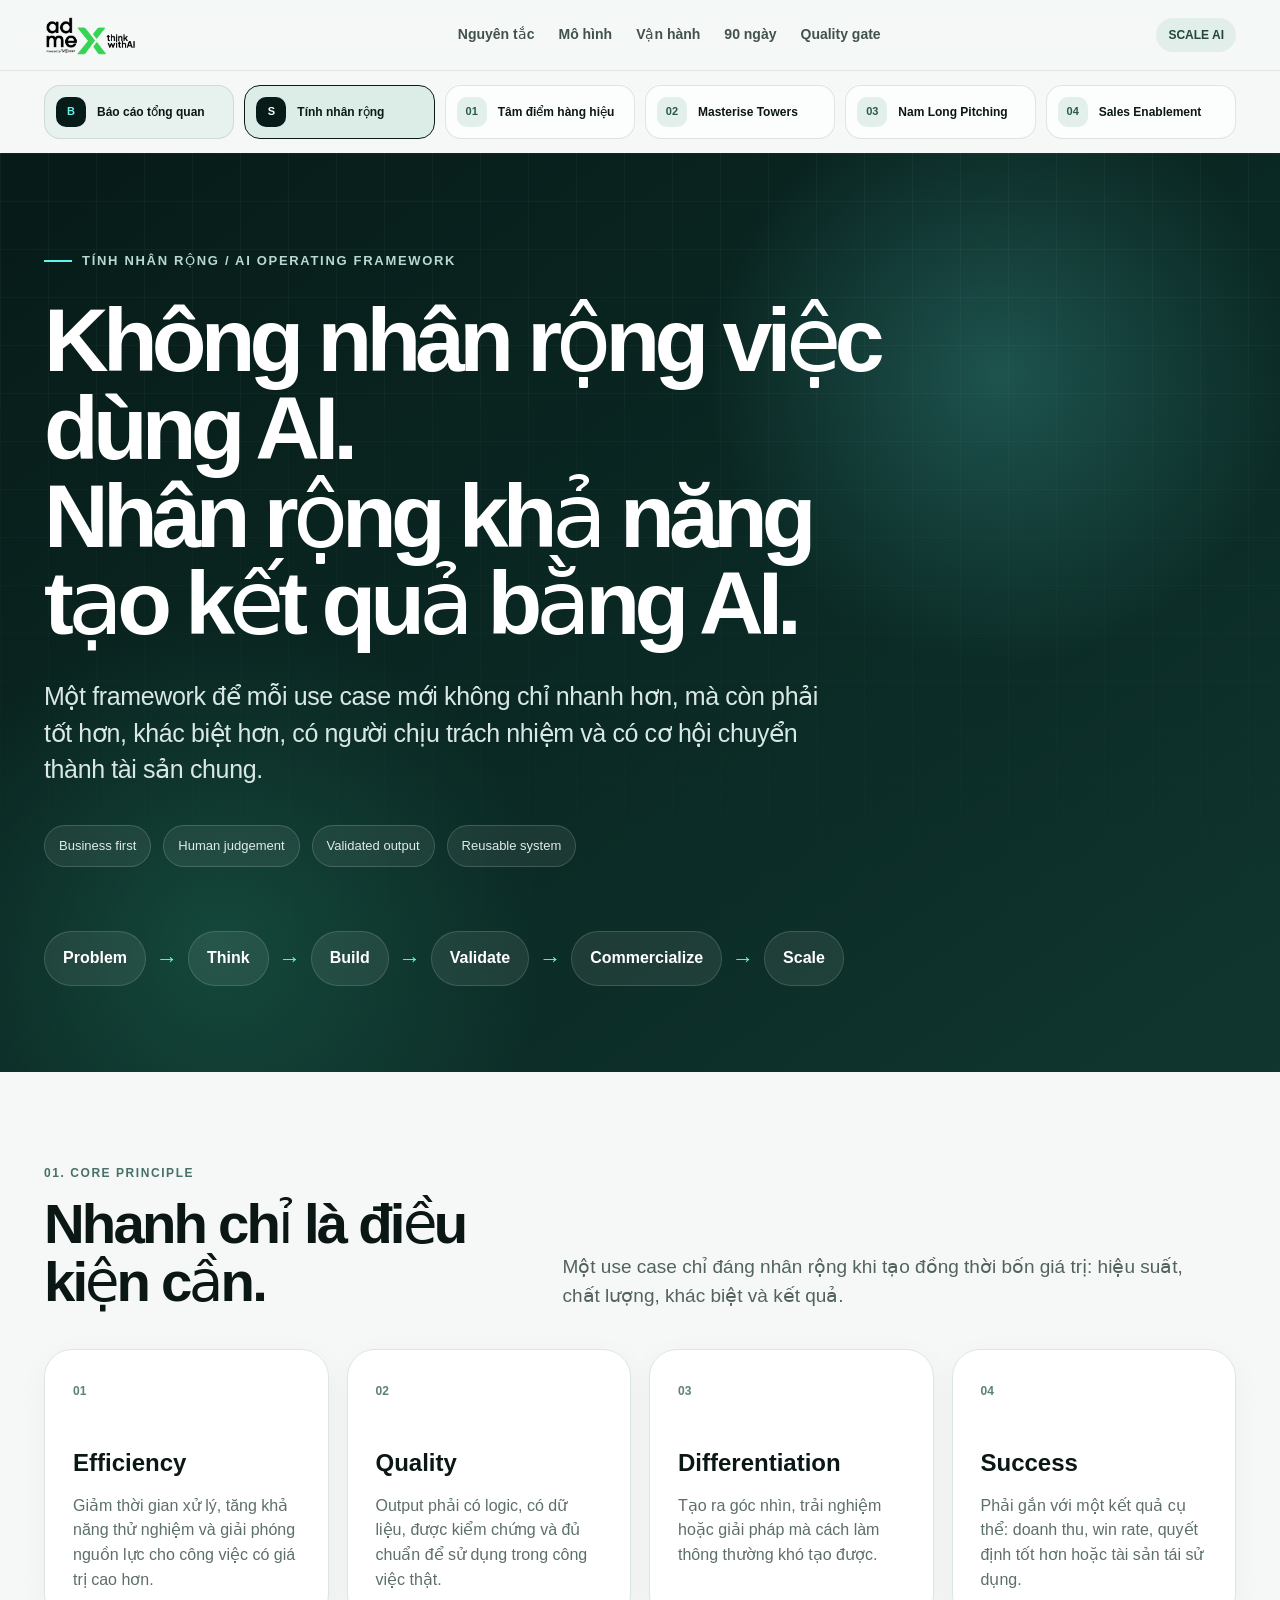
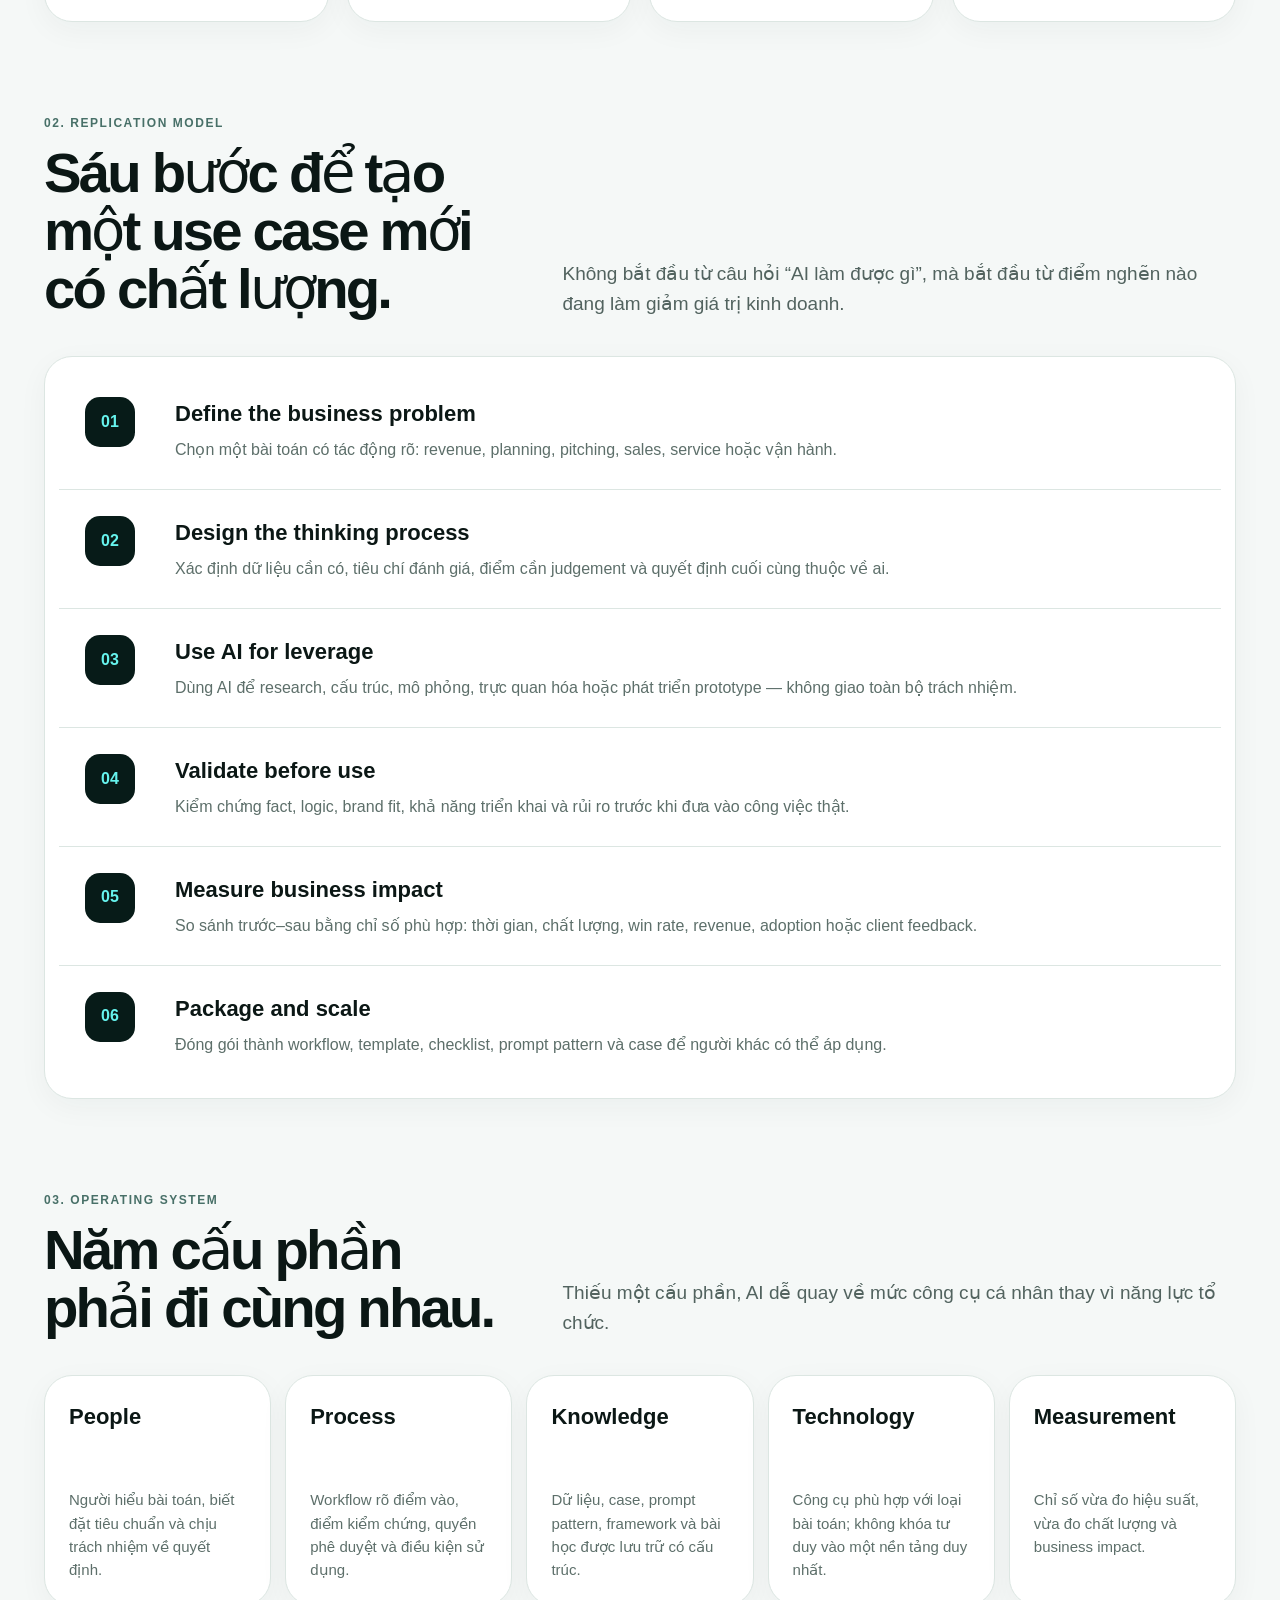
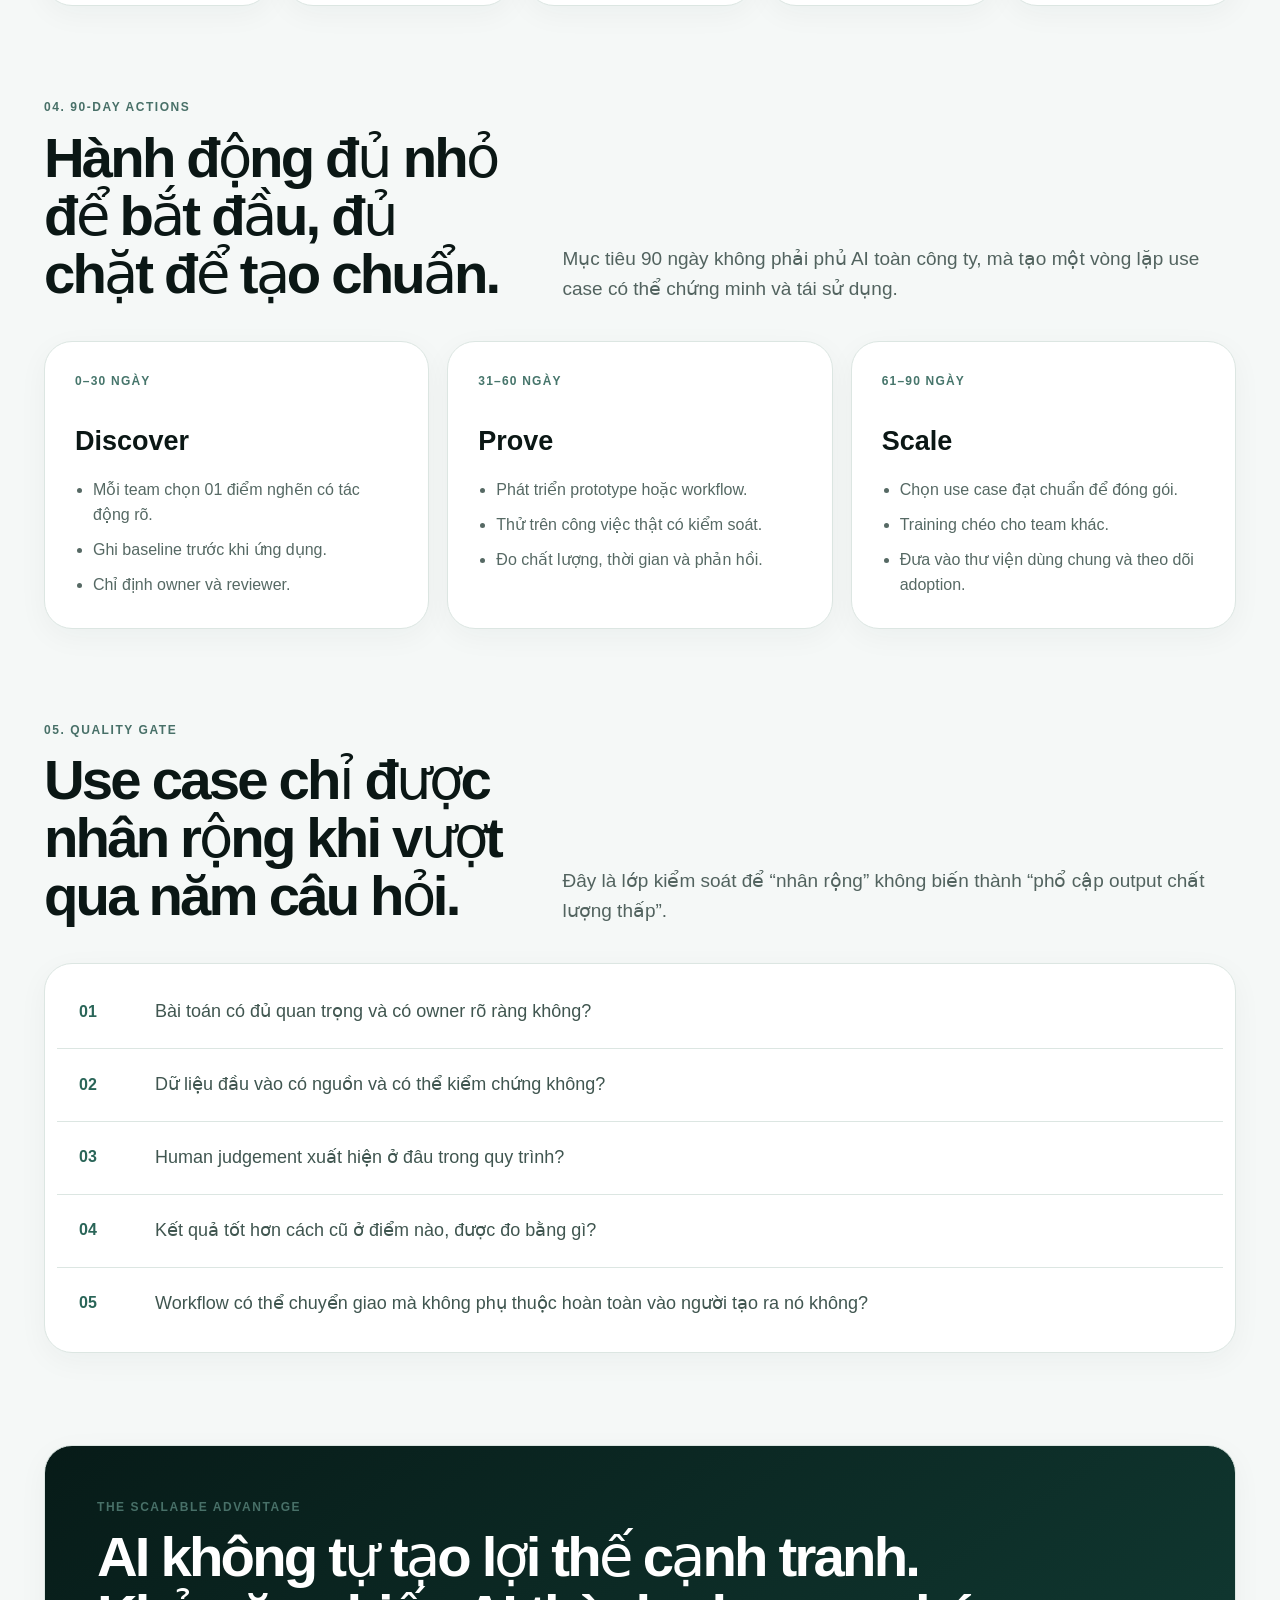
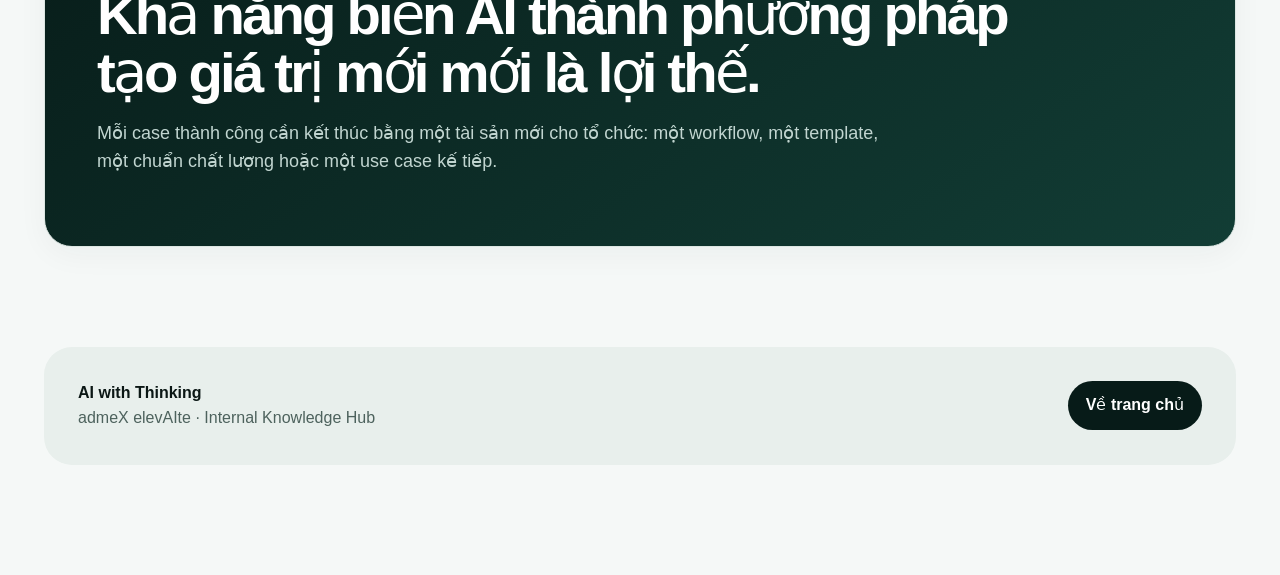
<file: ai/ai-operating-framework.html>
<!DOCTYPE html><html lang="vi"><head><meta charset="utf-8"/><meta content="width=device-width, initial-scale=1.0" name="viewport"/><meta content="#071B18" name="theme-color"/><title>Tính nhân rộng | AI with Thinking</title><link href="css/style.css" rel="stylesheet"/></head><body class="page-framework"><div class="progress" id="progress"></div><nav class="nav"><div class="nav-inner"><a class="brand" href="index.html"><img alt="admeX elevAIte" class="brand-logo" src="assets/admex-elevate-logo.png"/></a><div class="nav-links"><a href="#principles">Nguyên tắc</a><a href="#model">Mô hình</a><a href="#operating">Vận hành</a><a href="#actions">90 ngày</a><a href="#governance">Quality gate</a></div><div class="nav-badge">SCALE AI</div></div></nav><div class="case-switcher hub-switcher">
<a class="case-tab utility-tab" href="executive-brief.html"><span class="case-num">B</span><span class="case-name">Báo cáo tổng quan</span></a>
<a class="case-tab utility-tab active" href="ai-operating-framework.html"><span class="case-num">S</span><span class="case-name">Tính nhân rộng</span></a>
<a class="case-tab" href="case-01-tam-diem-hang-hieu.html"><span class="case-num">01</span><span class="case-name">Tâm điểm hàng hiệu</span></a>
<a class="case-tab" href="case-02-masterise-towers.html"><span class="case-num">02</span><span class="case-name">Masterise Towers</span></a>
<a class="case-tab" href="case-03.html"><span class="case-num">03</span><span class="case-name">Nam Long Pitching</span></a>
<a class="case-tab" href="case-04.html"><span class="case-num">04</span><span class="case-name">Sales Enablement</span></a>
</div><header class="hero framework-hero" id="principles"><div class="hero-inner"><div class="eyebrow">Tính nhân rộng / AI Operating Framework</div><h1 class="case-hero-title">Không nhân rộng việc dùng AI.<br/>Nhân rộng khả năng tạo kết quả bằng AI.</h1><p class="hero-lead">Một framework để mỗi use case mới không chỉ nhanh hơn, mà còn phải tốt hơn, khác biệt hơn, có người chịu trách nhiệm và có cơ hội chuyển thành tài sản chung.</p><div class="hero-meta"><span class="chip">Business first</span><span class="chip">Human judgement</span><span class="chip">Validated output</span><span class="chip">Reusable system</span></div><div class="scale-flow"><span>Problem</span><i>→</i><span>Think</span><i>→</i><span>Build</span><i>→</i><span>Validate</span><i>→</i><span>Commercialize</span><i>→</i><span>Scale</span></div></div></header><main>
<section class="section"><div class="section-head"><div><div class="section-kicker">01. Core Principle</div><h2>Nhanh chỉ là điều kiện cần.</h2></div><p class="section-intro">Một use case chỉ đáng nhân rộng khi tạo đồng thời bốn giá trị: hiệu suất, chất lượng, khác biệt và kết quả.</p></div><div class="quality-grid"><article class="panel quality-card"><span>01</span><h3>Efficiency</h3><p>Giảm thời gian xử lý, tăng khả năng thử nghiệm và giải phóng nguồn lực cho công việc có giá trị cao hơn.</p></article><article class="panel quality-card"><span>02</span><h3>Quality</h3><p>Output phải có logic, có dữ liệu, được kiểm chứng và đủ chuẩn để sử dụng trong công việc thật.</p></article><article class="panel quality-card"><span>03</span><h3>Differentiation</h3><p>Tạo ra góc nhìn, trải nghiệm hoặc giải pháp mà cách làm thông thường khó tạo được.</p></article><article class="panel quality-card"><span>04</span><h3>Success</h3><p>Phải gắn với một kết quả cụ thể: doanh thu, win rate, quyết định tốt hơn hoặc tài sản tái sử dụng.</p></article></div></section>
<section class="section" id="model"><div class="section-head"><div><div class="section-kicker">02. Replication Model</div><h2>Sáu bước để tạo một use case mới có chất lượng.</h2></div><p class="section-intro">Không bắt đầu từ câu hỏi “AI làm được gì”, mà bắt đầu từ điểm nghẽn nào đang làm giảm giá trị kinh doanh.</p></div><div class="panel replication-steps"><article><b>01</b><div><h3>Define the business problem</h3><p>Chọn một bài toán có tác động rõ: revenue, planning, pitching, sales, service hoặc vận hành.</p></div></article><article><b>02</b><div><h3>Design the thinking process</h3><p>Xác định dữ liệu cần có, tiêu chí đánh giá, điểm cần judgement và quyết định cuối cùng thuộc về ai.</p></div></article><article><b>03</b><div><h3>Use AI for leverage</h3><p>Dùng AI để research, cấu trúc, mô phỏng, trực quan hóa hoặc phát triển prototype — không giao toàn bộ trách nhiệm.</p></div></article><article><b>04</b><div><h3>Validate before use</h3><p>Kiểm chứng fact, logic, brand fit, khả năng triển khai và rủi ro trước khi đưa vào công việc thật.</p></div></article><article><b>05</b><div><h3>Measure business impact</h3><p>So sánh trước–sau bằng chỉ số phù hợp: thời gian, chất lượng, win rate, revenue, adoption hoặc client feedback.</p></div></article><article><b>06</b><div><h3>Package and scale</h3><p>Đóng gói thành workflow, template, checklist, prompt pattern và case để người khác có thể áp dụng.</p></div></article></div></section>
<section class="section" id="operating"><div class="section-head"><div><div class="section-kicker">03. Operating System</div><h2>Năm cấu phần phải đi cùng nhau.</h2></div><p class="section-intro">Thiếu một cấu phần, AI dễ quay về mức công cụ cá nhân thay vì năng lực tổ chức.</p></div><div class="operating-grid"><article class="panel operating-card"><strong>People</strong><p>Người hiểu bài toán, biết đặt tiêu chuẩn và chịu trách nhiệm về quyết định.</p></article><article class="panel operating-card"><strong>Process</strong><p>Workflow rõ điểm vào, điểm kiểm chứng, quyền phê duyệt và điều kiện sử dụng.</p></article><article class="panel operating-card"><strong>Knowledge</strong><p>Dữ liệu, case, prompt pattern, framework và bài học được lưu trữ có cấu trúc.</p></article><article class="panel operating-card"><strong>Technology</strong><p>Công cụ phù hợp với loại bài toán; không khóa tư duy vào một nền tảng duy nhất.</p></article><article class="panel operating-card"><strong>Measurement</strong><p>Chỉ số vừa đo hiệu suất, vừa đo chất lượng và business impact.</p></article></div></section>
<section class="section" id="actions"><div class="section-head"><div><div class="section-kicker">04. 90-Day Actions</div><h2>Hành động đủ nhỏ để bắt đầu, đủ chặt để tạo chuẩn.</h2></div><p class="section-intro">Mục tiêu 90 ngày không phải phủ AI toàn công ty, mà tạo một vòng lặp use case có thể chứng minh và tái sử dụng.</p></div><div class="action-roadmap"><article class="panel"><div class="roadmap-time">0–30 ngày</div><h3>Discover</h3><ul><li>Mỗi team chọn 01 điểm nghẽn có tác động rõ.</li><li>Ghi baseline trước khi ứng dụng.</li><li>Chỉ định owner và reviewer.</li></ul></article><article class="panel"><div class="roadmap-time">31–60 ngày</div><h3>Prove</h3><ul><li>Phát triển prototype hoặc workflow.</li><li>Thử trên công việc thật có kiểm soát.</li><li>Đo chất lượng, thời gian và phản hồi.</li></ul></article><article class="panel"><div class="roadmap-time">61–90 ngày</div><h3>Scale</h3><ul><li>Chọn use case đạt chuẩn để đóng gói.</li><li>Training chéo cho team khác.</li><li>Đưa vào thư viện dùng chung và theo dõi adoption.</li></ul></article></div></section>
<section class="section" id="governance"><div class="section-head"><div><div class="section-kicker">05. Quality Gate</div><h2>Use case chỉ được nhân rộng khi vượt qua năm câu hỏi.</h2></div><p class="section-intro">Đây là lớp kiểm soát để “nhân rộng” không biến thành “phổ cập output chất lượng thấp”.</p></div><div class="panel gate-list"><div><b>01</b><span>Bài toán có đủ quan trọng và có owner rõ ràng không?</span></div><div><b>02</b><span>Dữ liệu đầu vào có nguồn và có thể kiểm chứng không?</span></div><div><b>03</b><span>Human judgement xuất hiện ở đâu trong quy trình?</span></div><div><b>04</b><span>Kết quả tốt hơn cách cũ ở điểm nào, được đo bằng gì?</span></div><div><b>05</b><span>Workflow có thể chuyển giao mà không phụ thuộc hoàn toàn vào người tạo ra nó không?</span></div></div></section>
<section class="section"><div class="panel manifesto"><div class="section-kicker">The scalable advantage</div><h2>AI không tự tạo lợi thế cạnh tranh.<br/>Khả năng biến AI thành phương pháp tạo giá trị mới mới là lợi thế.</h2><p>Mỗi case thành công cần kết thúc bằng một tài sản mới cho tổ chức: một workflow, một template, một chuẩn chất lượng hoặc một use case kế tiếp.</p></div></section>
<footer class="footer"><div><strong>AI with Thinking</strong><br/>admeX elevAIte · Internal Knowledge Hub</div><a class="print-btn" href="index.html">Về trang chủ</a></footer></main><script defer src="js/main.js"></script></body></html>
</file>
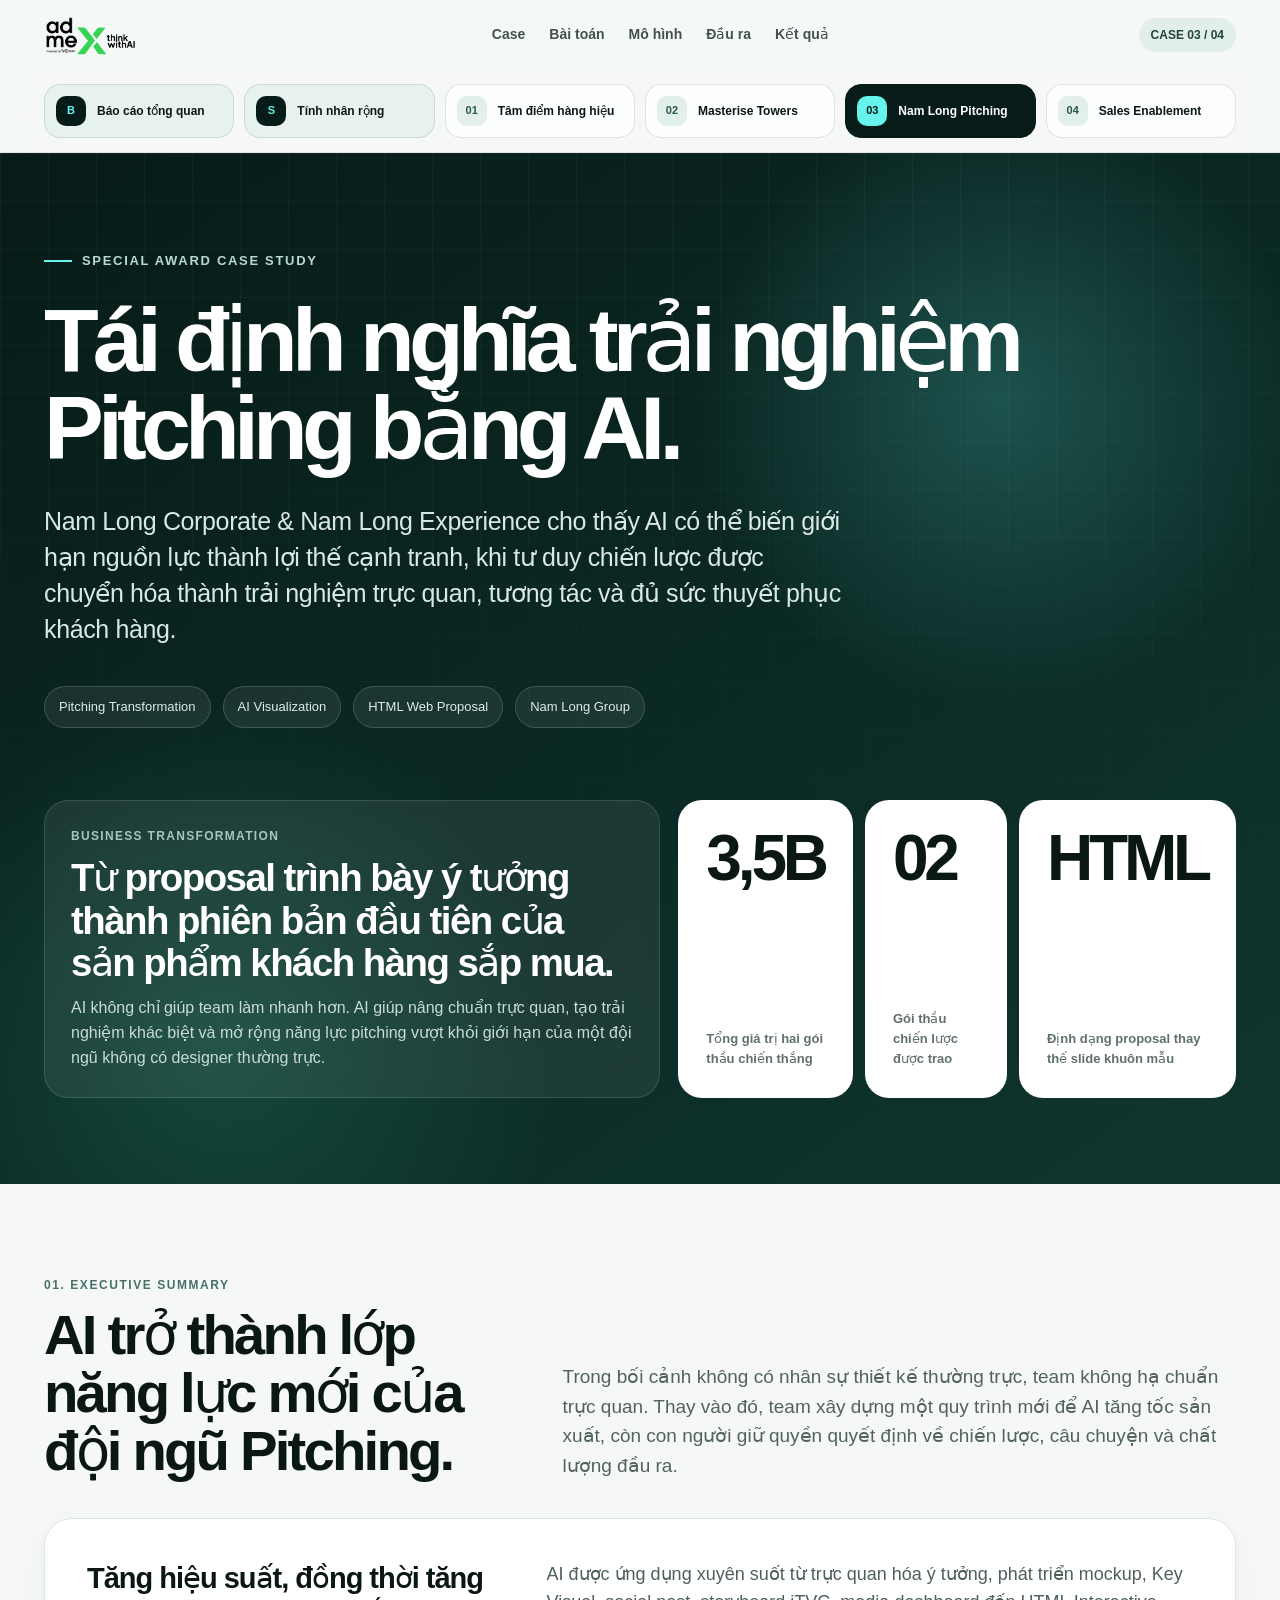
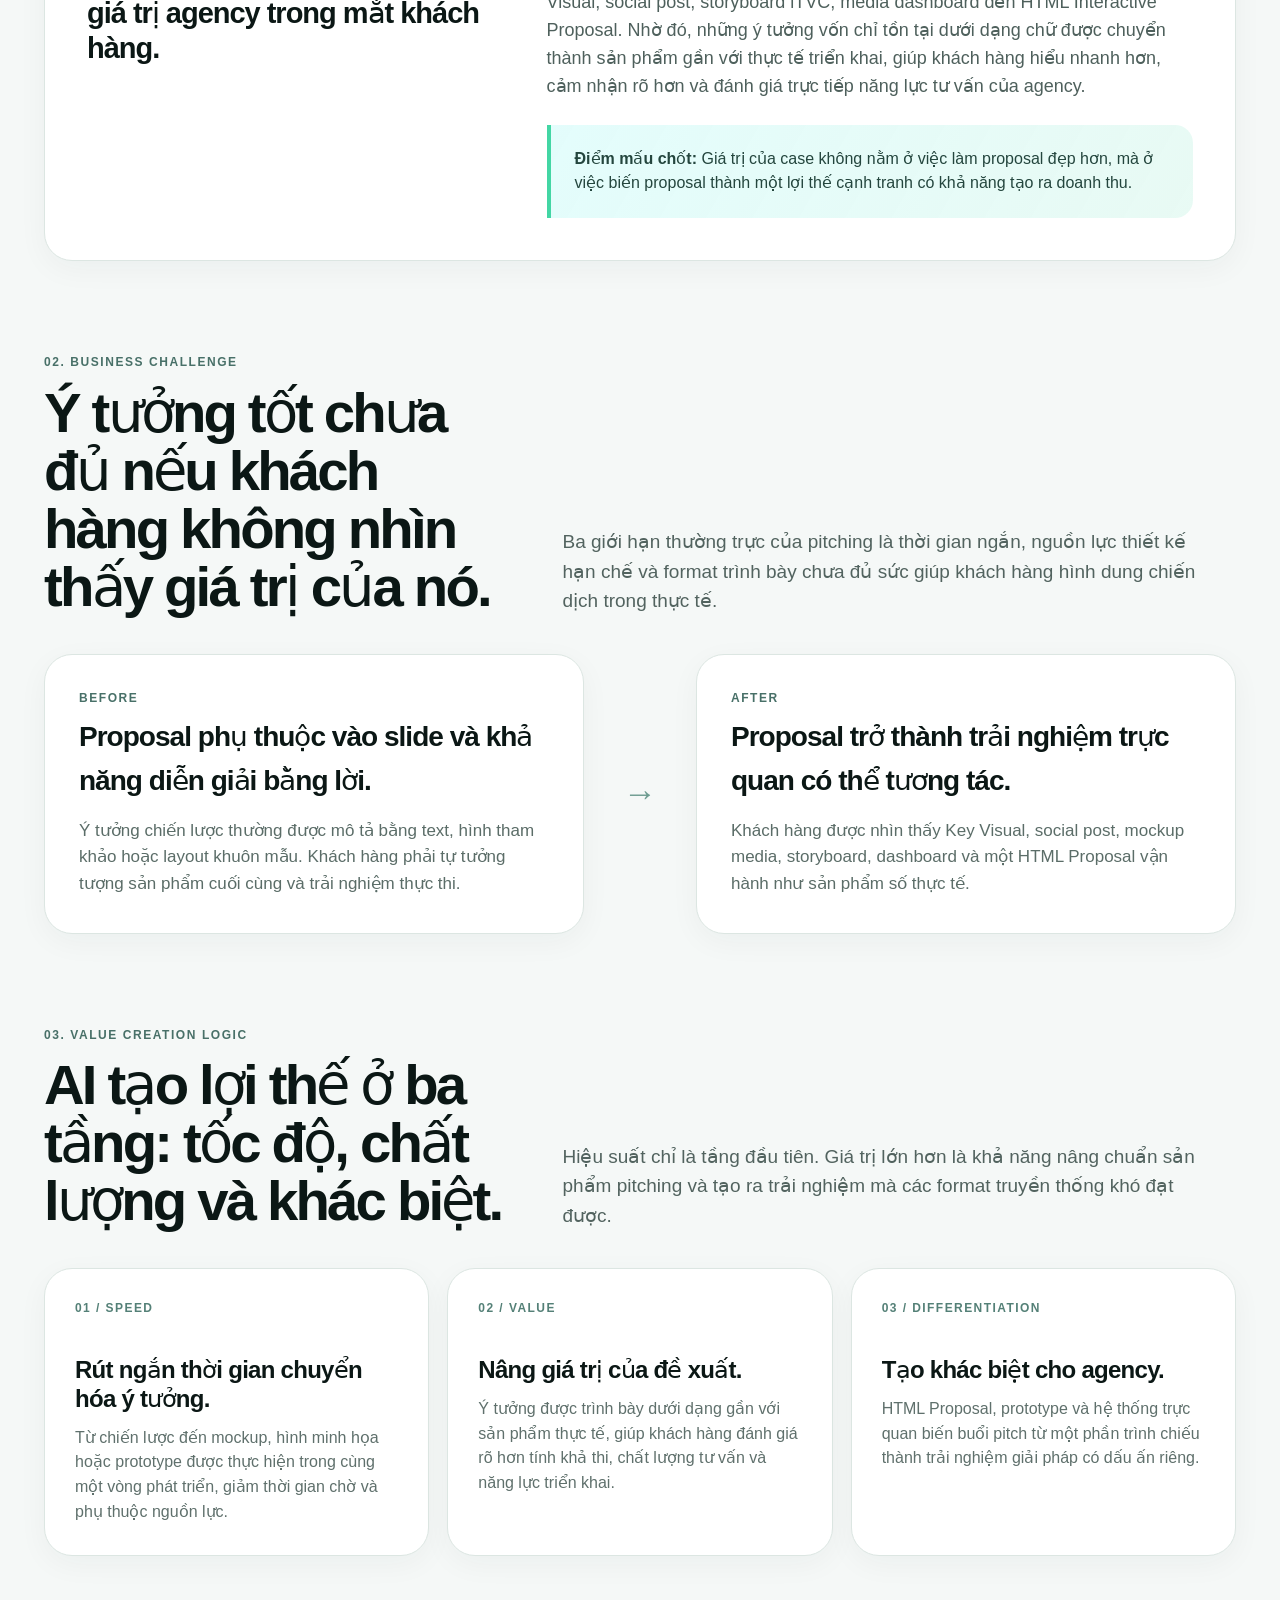
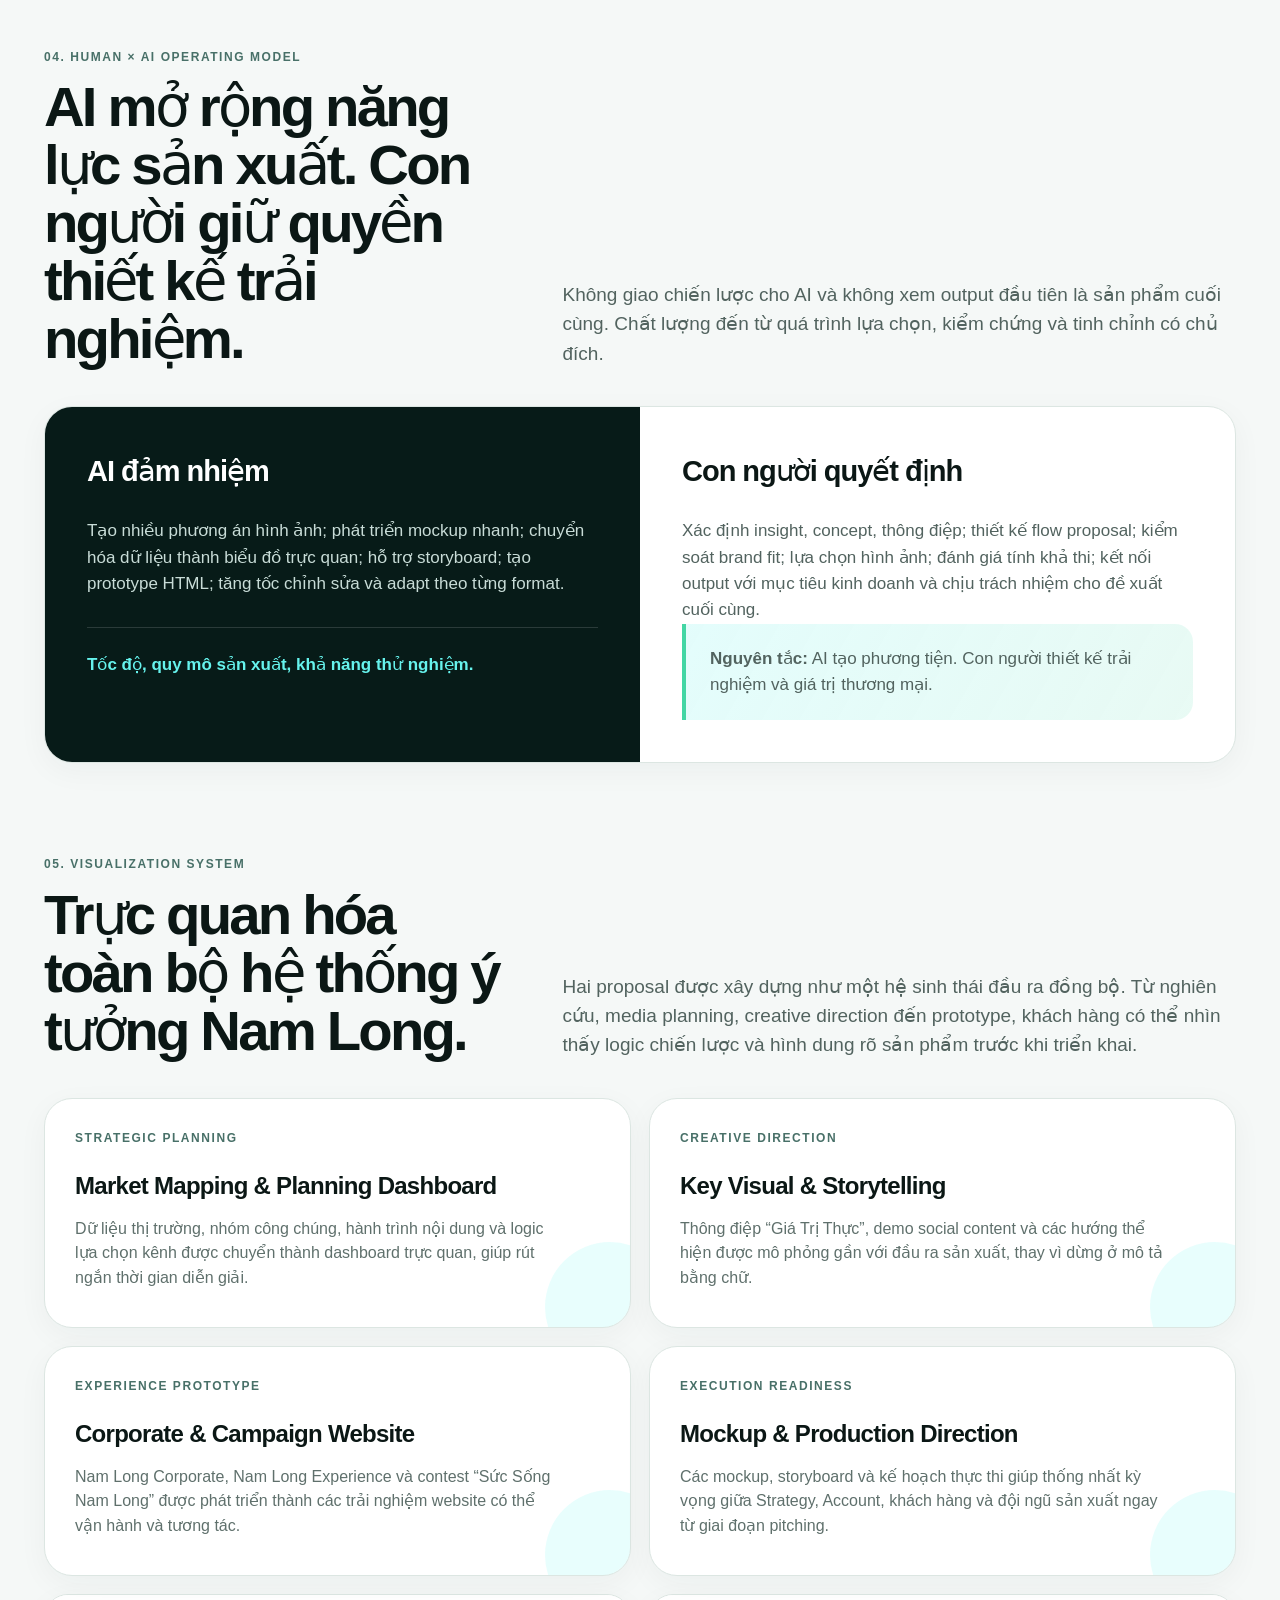
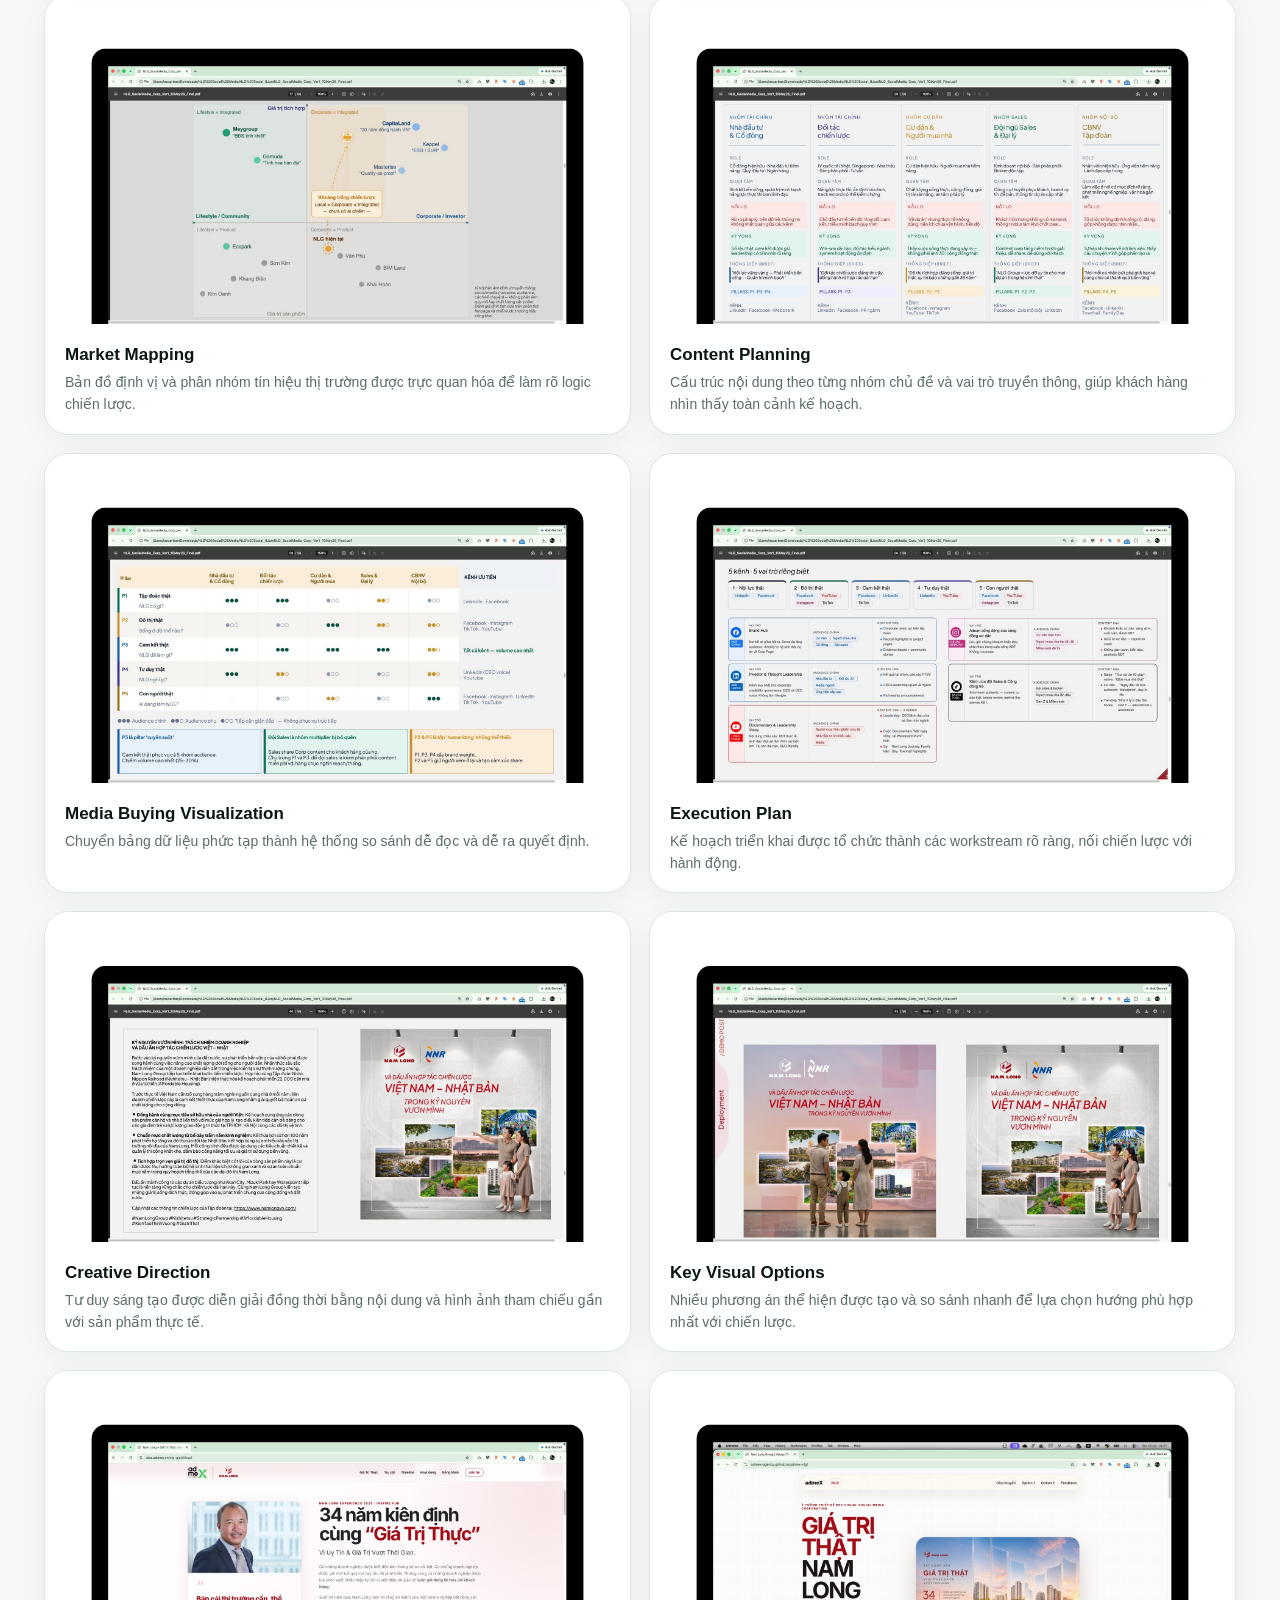
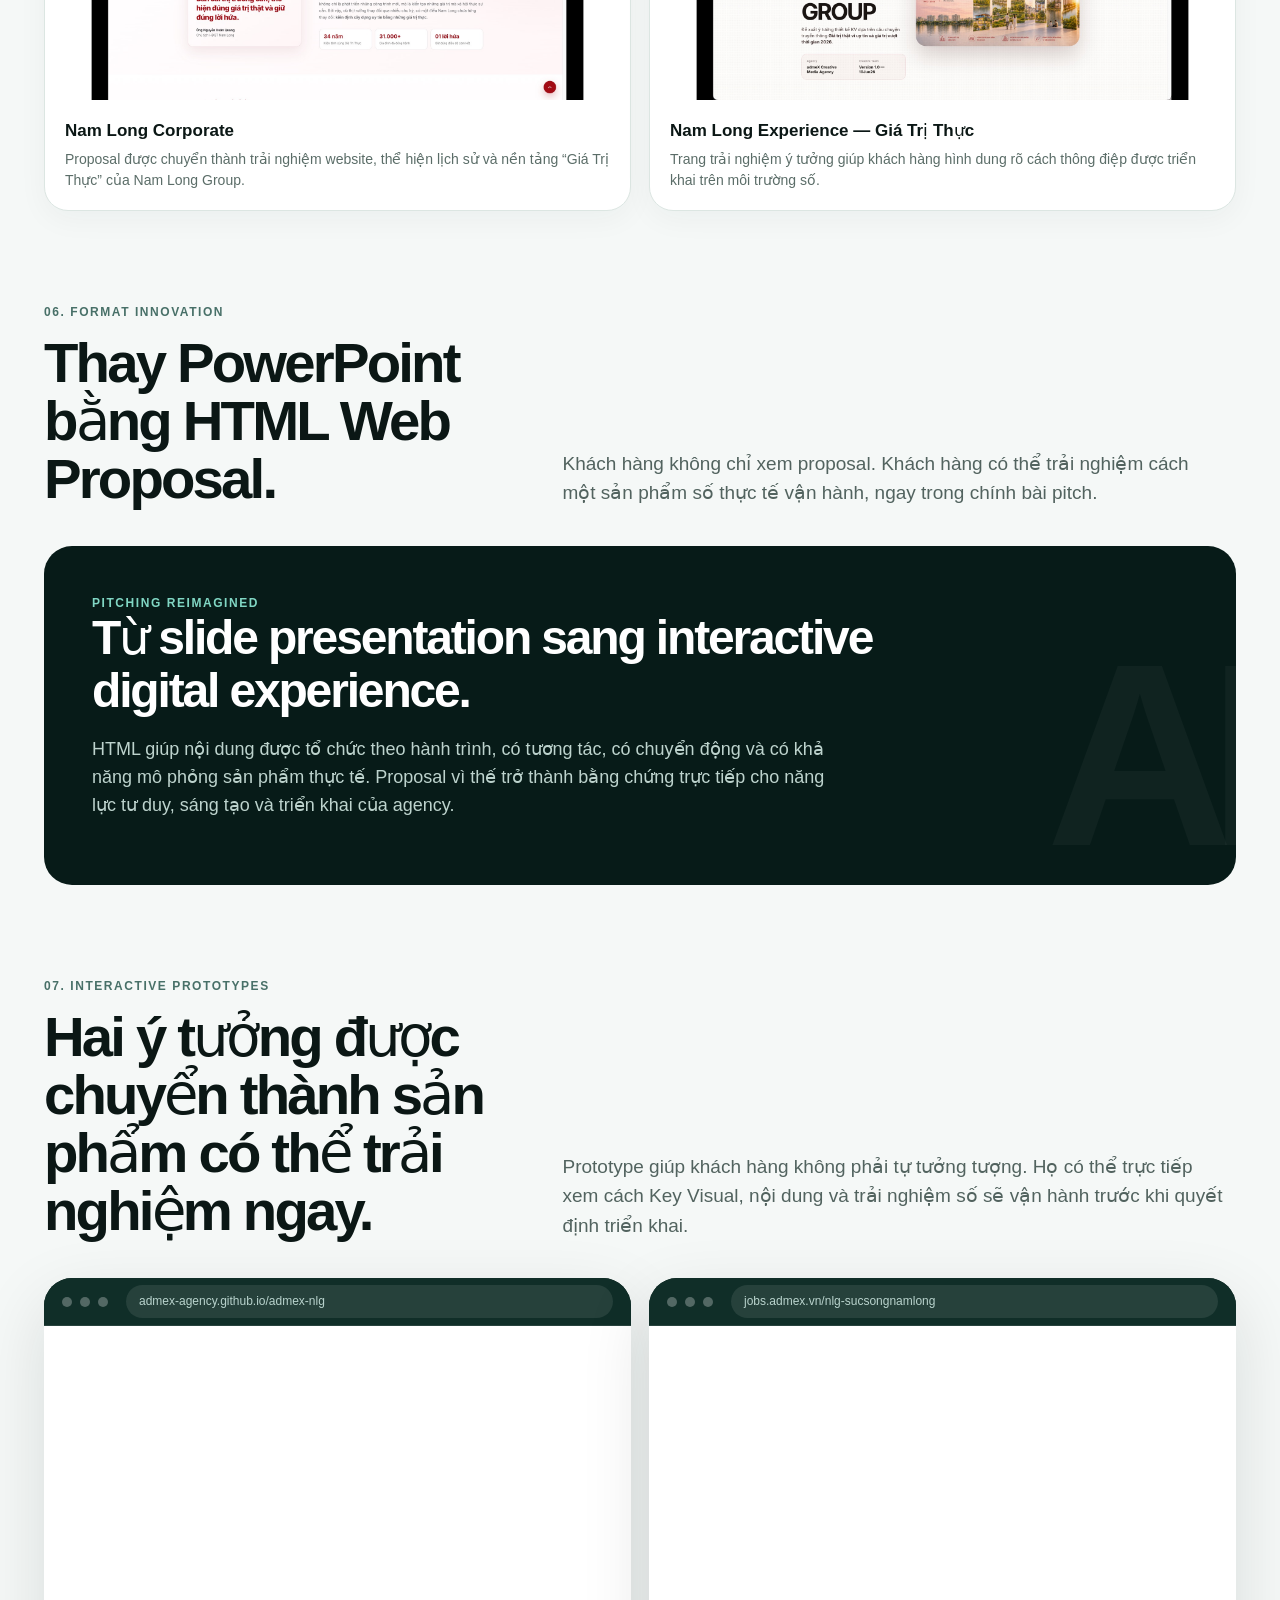
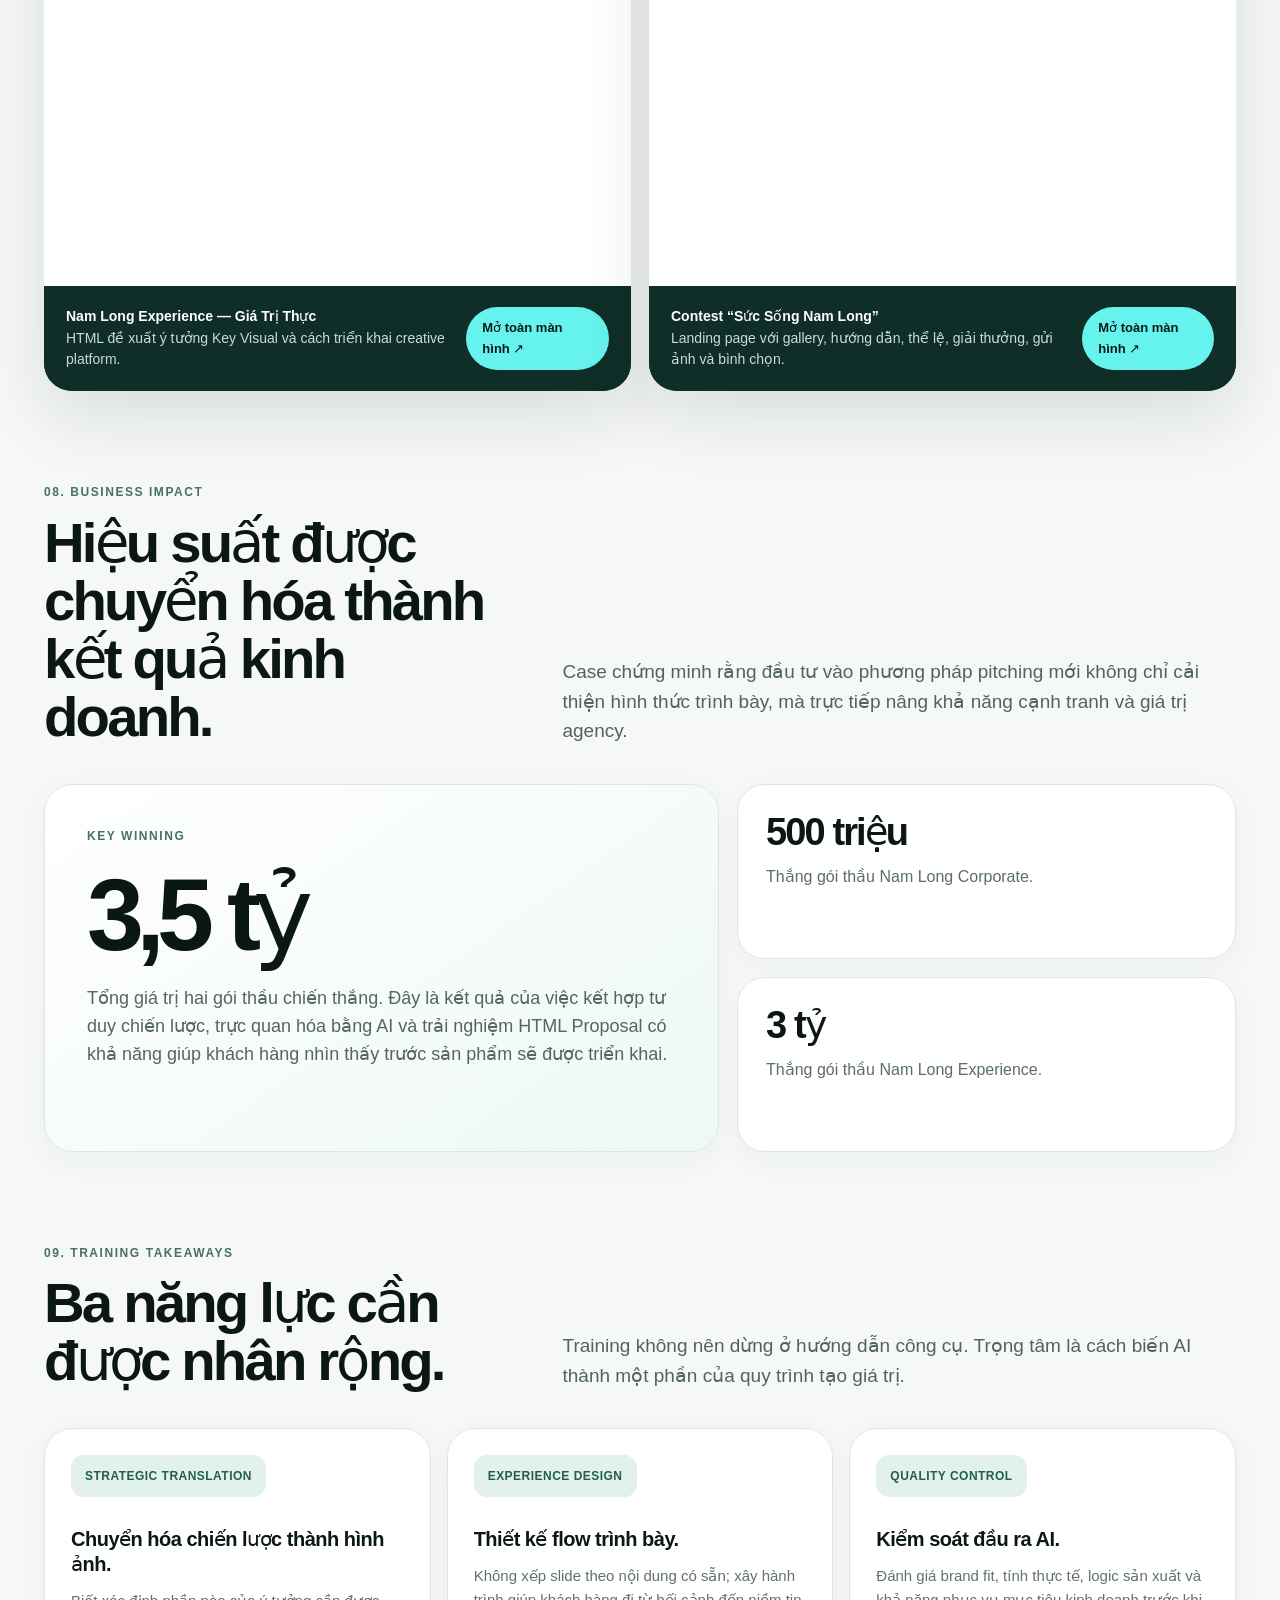
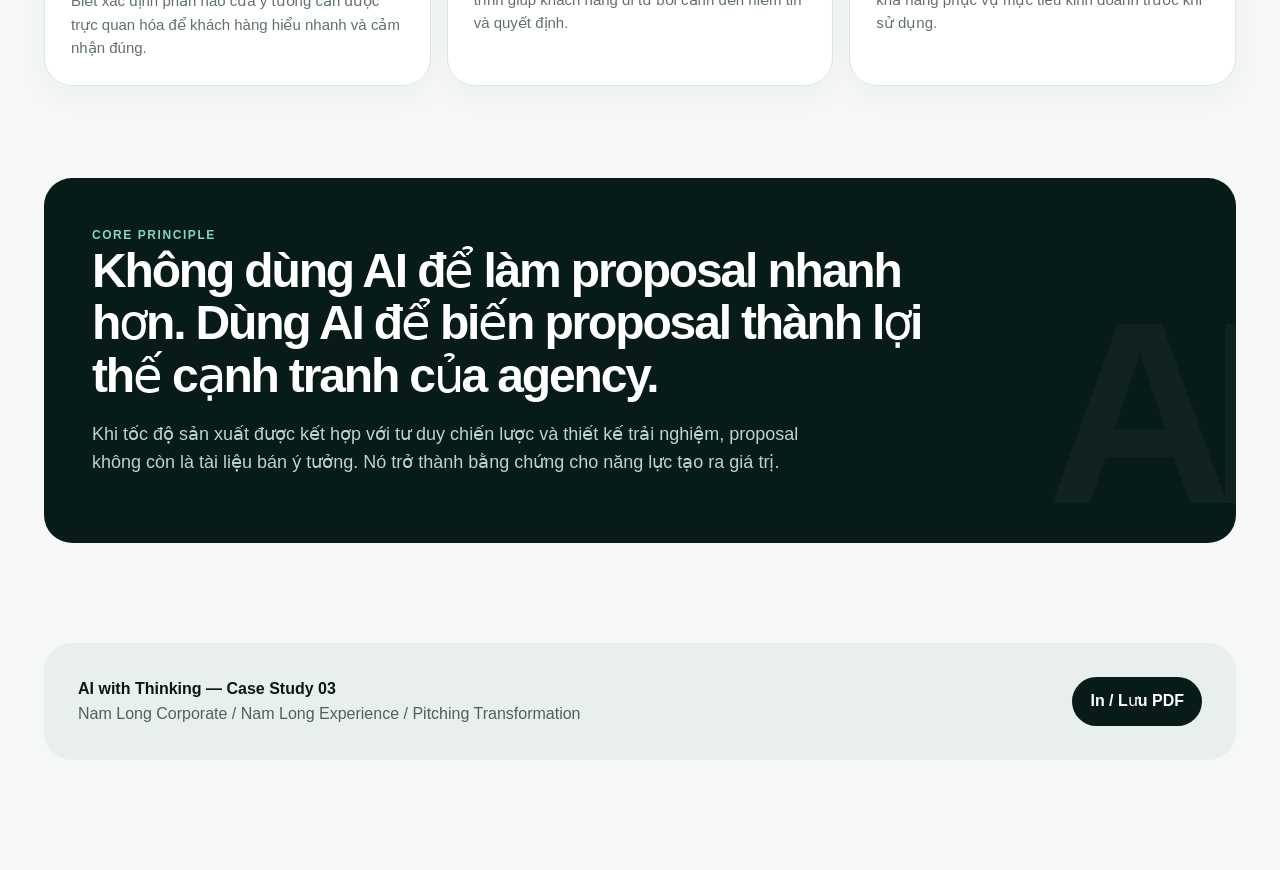
<file: ai/case-03.html>
<!DOCTYPE html>

<html lang="vi"><head><meta charset="utf-8"/><meta content="width=device-width,initial-scale=1" name="viewport"/><meta content="#071B18" name="theme-color"/><title>AI Case Study 03 | Nam Long Pitching Transformation</title><link href="css/style.css" rel="stylesheet"/></head>
<body class="page-case-03">
<div class="progress" id="progress"></div>
<nav class="nav"><div class="nav-inner"><a class="brand" href="index.html"><img alt="admeX elevAIte" class="brand-logo" src="assets/admex-elevate-logo.png"/></a><div class="nav-links"><a href="#case">Case</a><a href="#challenge">Bài toán</a><a href="#model">Mô hình</a><a href="#outputs">Đầu ra</a><a href="#impact">Kết quả</a></div><div class="nav-badge">CASE 03 / 04</div></div>
<div class="case-switcher hub-switcher">
<a class="case-tab utility-tab" href="executive-brief.html"><span class="case-num">B</span><span class="case-name">Báo cáo tổng quan</span></a>
<a class="case-tab utility-tab" href="ai-operating-framework.html"><span class="case-num">S</span><span class="case-name">Tính nhân rộng</span></a>
<a class="case-tab" href="case-01-tam-diem-hang-hieu.html"><span class="case-num">01</span><span class="case-name">Tâm điểm hàng hiệu</span></a>
<a class="case-tab" href="case-02-masterise-towers.html"><span class="case-num">02</span><span class="case-name">Masterise Towers</span></a>
<a class="case-tab active" href="case-03.html"><span class="case-num">03</span><span class="case-name">Nam Long Pitching</span></a>
<a class="case-tab" href="case-04.html"><span class="case-num">04</span><span class="case-name">Sales Enablement</span></a>
</div></nav>
<header class="hero" id="case"><div class="hero-inner"><div class="eyebrow">Special Award Case Study</div><h1>Tái định nghĩa trải nghiệm Pitching bằng AI.</h1><p class="hero-lead">Nam Long Corporate &amp; Nam Long Experience cho thấy AI có thể biến giới hạn nguồn lực thành lợi thế cạnh tranh, khi tư duy chiến lược được chuyển hóa thành trải nghiệm trực quan, tương tác và đủ sức thuyết phục khách hàng.</p><div class="hero-meta"><span class="chip">Pitching Transformation</span><span class="chip">AI Visualization</span><span class="chip">HTML Web Proposal</span><span class="chip">Nam Long Group</span></div>
<div class="pitch-hero-card"><div class="hero-card"><div class="label">Business transformation</div><strong>Từ proposal trình bày ý tưởng thành phiên bản đầu tiên của sản phẩm khách hàng sắp mua.</strong><p>AI không chỉ giúp team làm nhanh hơn. AI giúp nâng chuẩn trực quan, tạo trải nghiệm khác biệt và mở rộng năng lực pitching vượt khỏi giới hạn của một đội ngũ không có designer thường trực.</p></div><div class="metric-row"><div class="win-card"><div class="value">3,5B</div><div class="label">Tổng giá trị hai gói thầu chiến thắng</div></div><div class="win-card"><div class="value">02</div><div class="label">Gói thầu chiến lược được trao</div></div><div class="win-card"><div class="value">HTML</div><div class="label">Định dạng proposal thay thế slide khuôn mẫu</div></div></div></div></div></header>
<main>
<section class="section"><div class="section-head"><div><div class="section-kicker">01. Executive Summary</div><h2>AI trở thành lớp năng lực mới của đội ngũ Pitching.</h2></div><p class="section-intro">Trong bối cảnh không có nhân sự thiết kế thường trực, team không hạ chuẩn trực quan. Thay vào đó, team xây dựng một quy trình mới để AI tăng tốc sản xuất, còn con người giữ quyền quyết định về chiến lược, câu chuyện và chất lượng đầu ra.</p></div><div class="panel answer-card"><h3>Tăng hiệu suất, đồng thời tăng giá trị agency trong mắt khách hàng.</h3><div><p>AI được ứng dụng xuyên suốt từ trực quan hóa ý tưởng, phát triển mockup, Key Visual, social post, storyboard iTVC, media dashboard đến HTML Interactive Proposal. Nhờ đó, những ý tưởng vốn chỉ tồn tại dưới dạng chữ được chuyển thành sản phẩm gần với thực tế triển khai, giúp khách hàng hiểu nhanh hơn, cảm nhận rõ hơn và đánh giá trực tiếp năng lực tư vấn của agency.</p><div class="highlight"><strong>Điểm mấu chốt:</strong> Giá trị của case không nằm ở việc làm proposal đẹp hơn, mà ở việc biến proposal thành một lợi thế cạnh tranh có khả năng tạo ra doanh thu.</div></div></div></section>
<section class="section" id="challenge"><div class="section-head"><div><div class="section-kicker">02. Business Challenge</div><h2>Ý tưởng tốt chưa đủ nếu khách hàng không nhìn thấy giá trị của nó.</h2></div><p class="section-intro">Ba giới hạn thường trực của pitching là thời gian ngắn, nguồn lực thiết kế hạn chế và format trình bày chưa đủ sức giúp khách hàng hình dung chiến dịch trong thực tế.</p></div><div class="transformation"><div class="panel transform-box"><div class="section-kicker">Before</div><h3>Proposal phụ thuộc vào slide và khả năng diễn giải bằng lời.</h3><p>Ý tưởng chiến lược thường được mô tả bằng text, hình tham khảo hoặc layout khuôn mẫu. Khách hàng phải tự tưởng tượng sản phẩm cuối cùng và trải nghiệm thực thi.</p></div><div class="transform-arrow">→</div><div class="panel transform-box"><div class="section-kicker">After</div><h3>Proposal trở thành trải nghiệm trực quan có thể tương tác.</h3><p>Khách hàng được nhìn thấy Key Visual, social post, mockup media, storyboard, dashboard và một HTML Proposal vận hành như sản phẩm số thực tế.</p></div></div></section>
<section class="section" id="model"><div class="section-head"><div><div class="section-kicker">03. Value Creation Logic</div><h2>AI tạo lợi thế ở ba tầng: tốc độ, chất lượng và khác biệt.</h2></div><p class="section-intro">Hiệu suất chỉ là tầng đầu tiên. Giá trị lớn hơn là khả năng nâng chuẩn sản phẩm pitching và tạo ra trải nghiệm mà các format truyền thống khó đạt được.</p></div><div class="capability-grid"><div class="panel capability"><div class="cap-num">01 / SPEED</div><h3>Rút ngắn thời gian chuyển hóa ý tưởng.</h3><p>Từ chiến lược đến mockup, hình minh họa hoặc prototype được thực hiện trong cùng một vòng phát triển, giảm thời gian chờ và phụ thuộc nguồn lực.</p></div><div class="panel capability"><div class="cap-num">02 / VALUE</div><h3>Nâng giá trị của đề xuất.</h3><p>Ý tưởng được trình bày dưới dạng gần với sản phẩm thực tế, giúp khách hàng đánh giá rõ hơn tính khả thi, chất lượng tư vấn và năng lực triển khai.</p></div><div class="panel capability"><div class="cap-num">03 / DIFFERENTIATION</div><h3>Tạo khác biệt cho agency.</h3><p>HTML Proposal, prototype và hệ thống trực quan biến buổi pitch từ một phần trình chiếu thành trải nghiệm giải pháp có dấu ấn riêng.</p></div></div></section>
<section class="section"><div class="section-head"><div><div class="section-kicker">04. Human × AI Operating Model</div><h2>AI mở rộng năng lực sản xuất. Con người giữ quyền thiết kế trải nghiệm.</h2></div><p class="section-intro">Không giao chiến lược cho AI và không xem output đầu tiên là sản phẩm cuối cùng. Chất lượng đến từ quá trình lựa chọn, kiểm chứng và tinh chỉnh có chủ đích.</p></div><div class="panel human-ai"><div class="ai"><h3>AI đảm nhiệm</h3><p>Tạo nhiều phương án hình ảnh; phát triển mockup nhanh; chuyển hóa dữ liệu thành biểu đồ trực quan; hỗ trợ storyboard; tạo prototype HTML; tăng tốc chỉnh sửa và adapt theo từng format.</p><p class="tagline">Tốc độ, quy mô sản xuất, khả năng thử nghiệm.</p></div><div><h3>Con người quyết định</h3><p>Xác định insight, concept, thông điệp; thiết kế flow proposal; kiểm soát brand fit; lựa chọn hình ảnh; đánh giá tính khả thi; kết nối output với mục tiêu kinh doanh và chịu trách nhiệm cho đề xuất cuối cùng.</p><p class="highlight"><strong>Nguyên tắc:</strong> AI tạo phương tiện. Con người thiết kế trải nghiệm và giá trị thương mại.</p></div></div></section>
<section class="section" id="outputs"><div class="section-head"><div><div class="section-kicker">05. Visualization System</div><h2>Trực quan hóa toàn bộ hệ thống ý tưởng Nam Long.</h2></div><p class="section-intro">Hai proposal được xây dựng như một hệ sinh thái đầu ra đồng bộ. Từ nghiên cứu, media planning, creative direction đến prototype, khách hàng có thể nhìn thấy logic chiến lược và hình dung rõ sản phẩm trước khi triển khai.</p></div><div class="output-grid"><div class="panel output-card"><div class="section-kicker">Strategic Planning</div><h3>Market Mapping &amp; Planning Dashboard</h3><p>Dữ liệu thị trường, nhóm công chúng, hành trình nội dung và logic lựa chọn kênh được chuyển thành dashboard trực quan, giúp rút ngắn thời gian diễn giải.</p></div><div class="panel output-card"><div class="section-kicker">Creative Direction</div><h3>Key Visual &amp; Storytelling</h3><p>Thông điệp “Giá Trị Thực”, demo social content và các hướng thể hiện được mô phỏng gần với đầu ra sản xuất, thay vì dừng ở mô tả bằng chữ.</p></div><div class="panel output-card"><div class="section-kicker">Experience Prototype</div><h3>Corporate &amp; Campaign Website</h3><p>Nam Long Corporate, Nam Long Experience và contest “Sức Sống Nam Long” được phát triển thành các trải nghiệm website có thể vận hành và tương tác.</p></div><div class="panel output-card"><div class="section-kicker">Execution Readiness</div><h3>Mockup &amp; Production Direction</h3><p>Các mockup, storyboard và kế hoạch thực thi giúp thống nhất kỳ vọng giữa Strategy, Account, khách hàng và đội ngũ sản xuất ngay từ giai đoạn pitching.</p></div></div>
<div class="namlong-gallery" style="margin-top:18px">
<figure class="namlong-shot"><img alt="Nam Long market mapping dashboard" src="assets/namlong/Slide12.jpeg"/><figcaption><strong>Market Mapping</strong>Bản đồ định vị và phân nhóm tín hiệu thị trường được trực quan hóa để làm rõ logic chiến lược.</figcaption></figure>
<figure class="namlong-shot"><img alt="Nam Long content planning dashboard" src="assets/namlong/Slide13.jpeg"/><figcaption><strong>Content Planning</strong>Cấu trúc nội dung theo từng nhóm chủ đề và vai trò truyền thông, giúp khách hàng nhìn thấy toàn cảnh kế hoạch.</figcaption></figure>
<figure class="namlong-shot"><img alt="Nam Long media buying visualization" src="assets/namlong/Slide14.jpeg"/><figcaption><strong>Media Buying Visualization</strong>Chuyển bảng dữ liệu phức tạp thành hệ thống so sánh dễ đọc và dễ ra quyết định.</figcaption></figure>
<figure class="namlong-shot"><img alt="Nam Long execution plan" src="assets/namlong/Slide15.jpeg"/><figcaption><strong>Execution Plan</strong>Kế hoạch triển khai được tổ chức thành các workstream rõ ràng, nối chiến lược với hành động.</figcaption></figure>
<figure class="namlong-shot"><img alt="Nam Long creative direction" src="assets/namlong/Slide16.jpeg"/><figcaption><strong>Creative Direction</strong>Tư duy sáng tạo được diễn giải đồng thời bằng nội dung và hình ảnh tham chiếu gần với sản phẩm thực tế.</figcaption></figure>
<figure class="namlong-shot"><img alt="Nam Long key visual options" src="assets/namlong/Slide17.jpeg"/><figcaption><strong>Key Visual Options</strong>Nhiều phương án thể hiện được tạo và so sánh nhanh để lựa chọn hướng phù hợp nhất với chiến lược.</figcaption></figure>
<figure class="namlong-shot"><img alt="Nam Long Corporate HTML Proposal" src="assets/namlong/Slide18.jpeg"/><figcaption><strong>Nam Long Corporate</strong>Proposal được chuyển thành trải nghiệm website, thể hiện lịch sử và nền tảng “Giá Trị Thực” của Nam Long Group.</figcaption></figure>
<figure class="namlong-shot"><img alt="Nam Long Experience HTML Proposal" src="assets/namlong/Slide19.jpeg"/><figcaption><strong>Nam Long Experience — Giá Trị Thực</strong>Trang trải nghiệm ý tưởng giúp khách hàng hình dung rõ cách thông điệp được triển khai trên môi trường số.</figcaption></figure>
</div></section>
<section class="section"><div class="section-head"><div><div class="section-kicker">06. Format Innovation</div><h2>Thay PowerPoint bằng HTML Web Proposal.</h2></div><p class="section-intro">Khách hàng không chỉ xem proposal. Khách hàng có thể trải nghiệm cách một sản phẩm số thực tế vận hành, ngay trong chính bài pitch.</p></div><div class="principle"><div class="section-kicker" style="color:#81d7c4">Pitching Reimagined</div><h3>Từ slide presentation sang interactive digital experience.</h3><p>HTML giúp nội dung được tổ chức theo hành trình, có tương tác, có chuyển động và có khả năng mô phỏng sản phẩm thực tế. Proposal vì thế trở thành bằng chứng trực tiếp cho năng lực tư duy, sáng tạo và triển khai của agency.</p></div></section>
<section class="section"><div class="section-head"><div><div class="section-kicker">07. Interactive Prototypes</div><h2>Hai ý tưởng được chuyển thành sản phẩm có thể trải nghiệm ngay.</h2></div><p class="section-intro">Prototype giúp khách hàng không phải tự tưởng tượng. Họ có thể trực tiếp xem cách Key Visual, nội dung và trải nghiệm số sẽ vận hành trước khi quyết định triển khai.</p></div><div class="prototype-grid"><div class="prototype-card"><div class="browser-bar"><span class="dot"></span><span class="dot"></span><span class="dot"></span><div class="browser-url">admex-agency.github.io/admex-nlg</div></div><div class="demo-frame"><iframe loading="lazy" src="https://admex-agency.github.io/admex-nlg/" title="Nam Long Experience Giá Trị Thực"></iframe></div><div class="demo-actions"><p><strong style="color:white">Nam Long Experience — Giá Trị Thực</strong><br/>HTML đề xuất ý tưởng Key Visual và cách triển khai creative platform.</p><a class="demo-btn" href="https://admex-agency.github.io/admex-nlg/" rel="noopener" target="_blank">Mở toàn màn hình ↗</a></div></div><div class="prototype-card"><div class="browser-bar"><span class="dot"></span><span class="dot"></span><span class="dot"></span><div class="browser-url">jobs.admex.vn/nlg-sucsongnamlong</div></div><div class="demo-frame"><iframe loading="lazy" src="https://jobs.admex.vn/nlg-sucsongnamlong/" title="Sức Sống Nam Long demo"></iframe></div><div class="demo-actions"><p><strong style="color:white">Contest “Sức Sống Nam Long”</strong><br/>Landing page với gallery, hướng dẫn, thể lệ, giải thưởng, gửi ảnh và bình chọn.</p><a class="demo-btn" href="https://jobs.admex.vn/nlg-sucsongnamlong/" rel="noopener" target="_blank">Mở toàn màn hình ↗</a></div></div></div></section>
<section class="section" id="impact"><div class="section-head"><div><div class="section-kicker">08. Business Impact</div><h2>Hiệu suất được chuyển hóa thành kết quả kinh doanh.</h2></div><p class="section-intro">Case chứng minh rằng đầu tư vào phương pháp pitching mới không chỉ cải thiện hình thức trình bày, mà trực tiếp nâng khả năng cạnh tranh và giá trị agency.</p></div><div class="impact-grid"><div class="panel impact-main"><div class="section-kicker">Key Winning</div><div class="big">3,5 tỷ</div><p>Tổng giá trị hai gói thầu chiến thắng. Đây là kết quả của việc kết hợp tư duy chiến lược, trực quan hóa bằng AI và trải nghiệm HTML Proposal có khả năng giúp khách hàng nhìn thấy trước sản phẩm sẽ được triển khai.</p></div><div class="impact-stack"><div class="panel impact-mini"><div class="value">500 triệu</div><p>Thắng gói thầu Nam Long Corporate.</p></div><div class="panel impact-mini"><div class="value">3 tỷ</div><p>Thắng gói thầu Nam Long Experience.</p></div></div></div></section>
<section class="section"><div class="section-head"><div><div class="section-kicker">09. Training Takeaways</div><h2>Ba năng lực cần được nhân rộng.</h2></div><p class="section-intro">Training không nên dừng ở hướng dẫn công cụ. Trọng tâm là cách biến AI thành một phần của quy trình tạo giá trị.</p></div><div class="training-grid-3"><div class="panel training-card"><div class="icon">Strategic Translation</div><h3>Chuyển hóa chiến lược thành hình ảnh.</h3><p>Biết xác định phần nào của ý tưởng cần được trực quan hóa để khách hàng hiểu nhanh và cảm nhận đúng.</p></div><div class="panel training-card"><div class="icon">Experience Design</div><h3>Thiết kế flow trình bày.</h3><p>Không xếp slide theo nội dung có sẵn; xây hành trình giúp khách hàng đi từ bối cảnh đến niềm tin và quyết định.</p></div><div class="panel training-card"><div class="icon">Quality Control</div><h3>Kiểm soát đầu ra AI.</h3><p>Đánh giá brand fit, tính thực tế, logic sản xuất và khả năng phục vụ mục tiêu kinh doanh trước khi sử dụng.</p></div></div></section>
<section class="section"><div class="principle"><div class="section-kicker" style="color:#81d7c4">Core Principle</div><h3>Không dùng AI để làm proposal nhanh hơn. Dùng AI để biến proposal thành lợi thế cạnh tranh của agency.</h3><p>Khi tốc độ sản xuất được kết hợp với tư duy chiến lược và thiết kế trải nghiệm, proposal không còn là tài liệu bán ý tưởng. Nó trở thành bằng chứng cho năng lực tạo ra giá trị.</p></div></section>
<footer class="footer"><div><strong>AI with Thinking — Case Study 03</strong><br/>Nam Long Corporate / Nam Long Experience / Pitching Transformation</div><button class="print-btn" onclick="window.print()">In / Lưu PDF</button></footer>
</main><div aria-hidden="true" class="lightbox" id="lightbox"><button aria-label="Đóng" class="lightbox-close">×</button><img alt="Ảnh minh họa phóng to"/></div><script defer="True" src="js/main.js"></script></body></html>
</file>
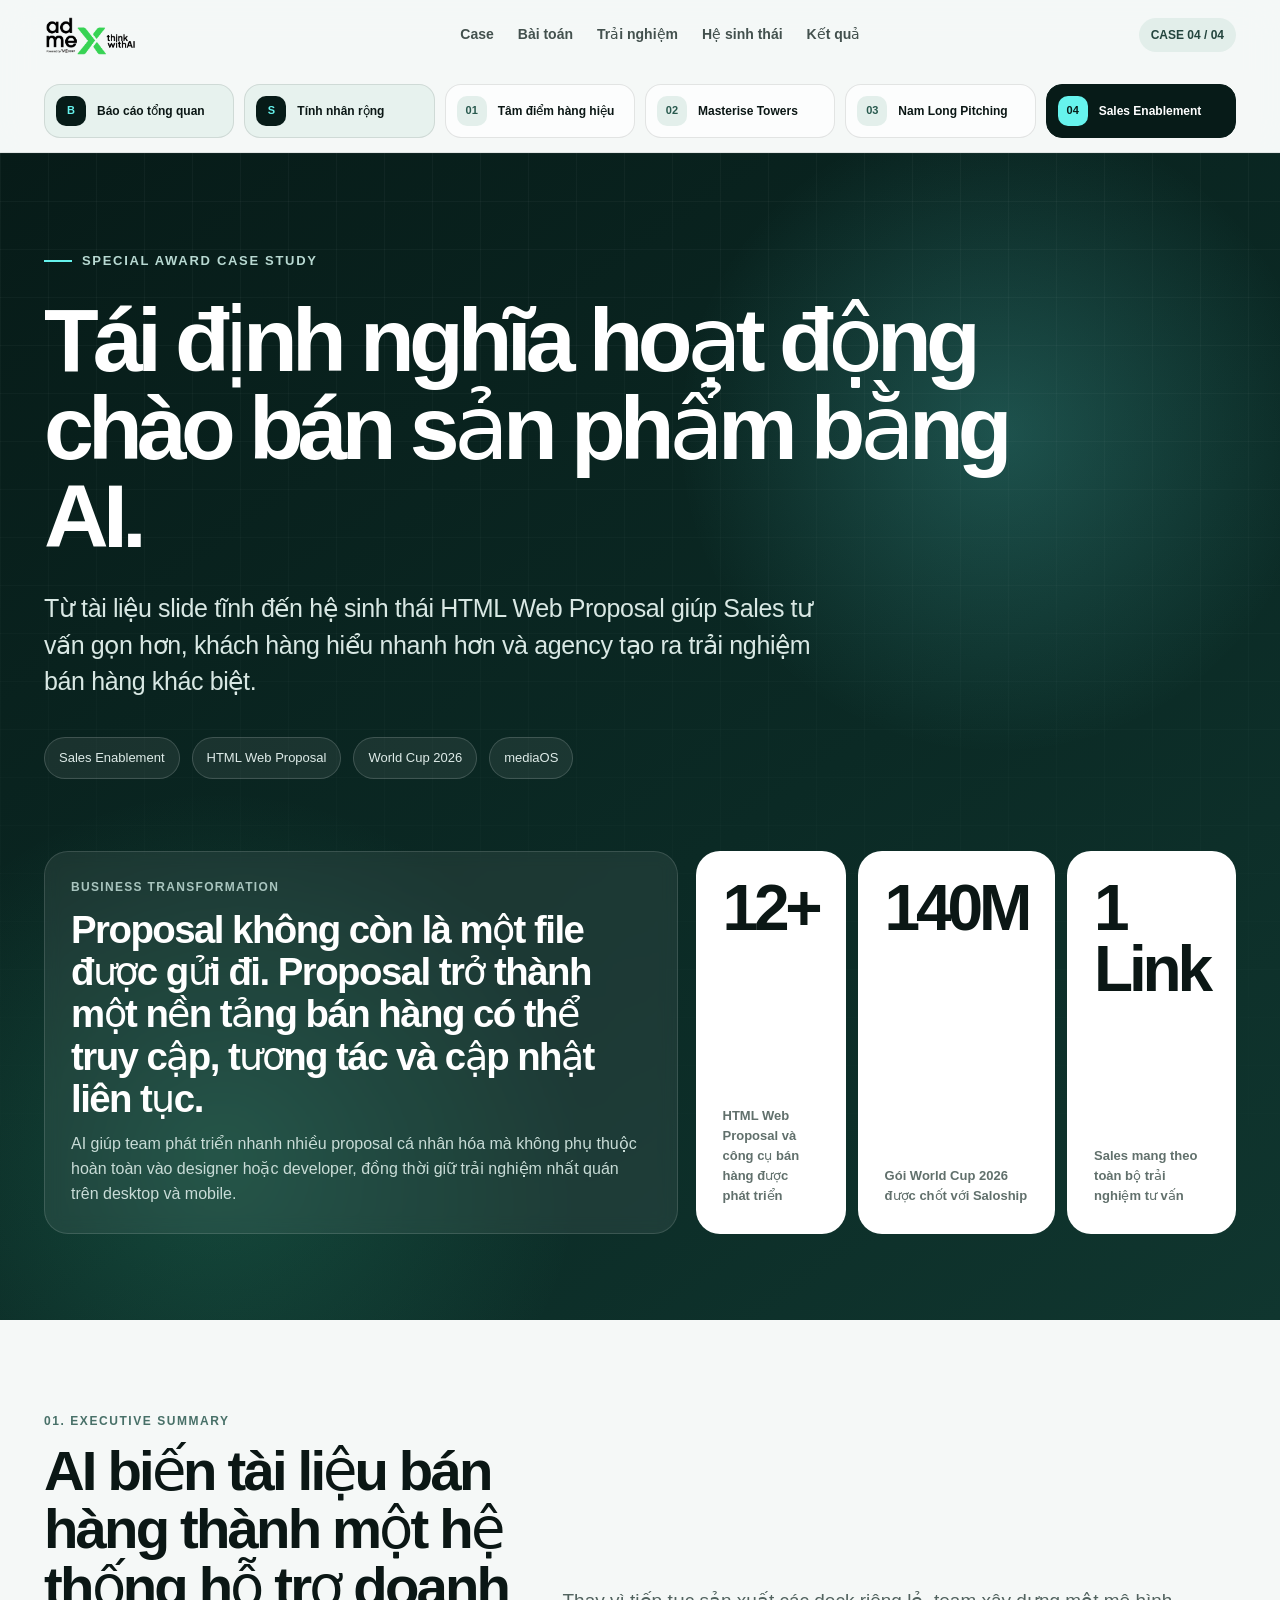
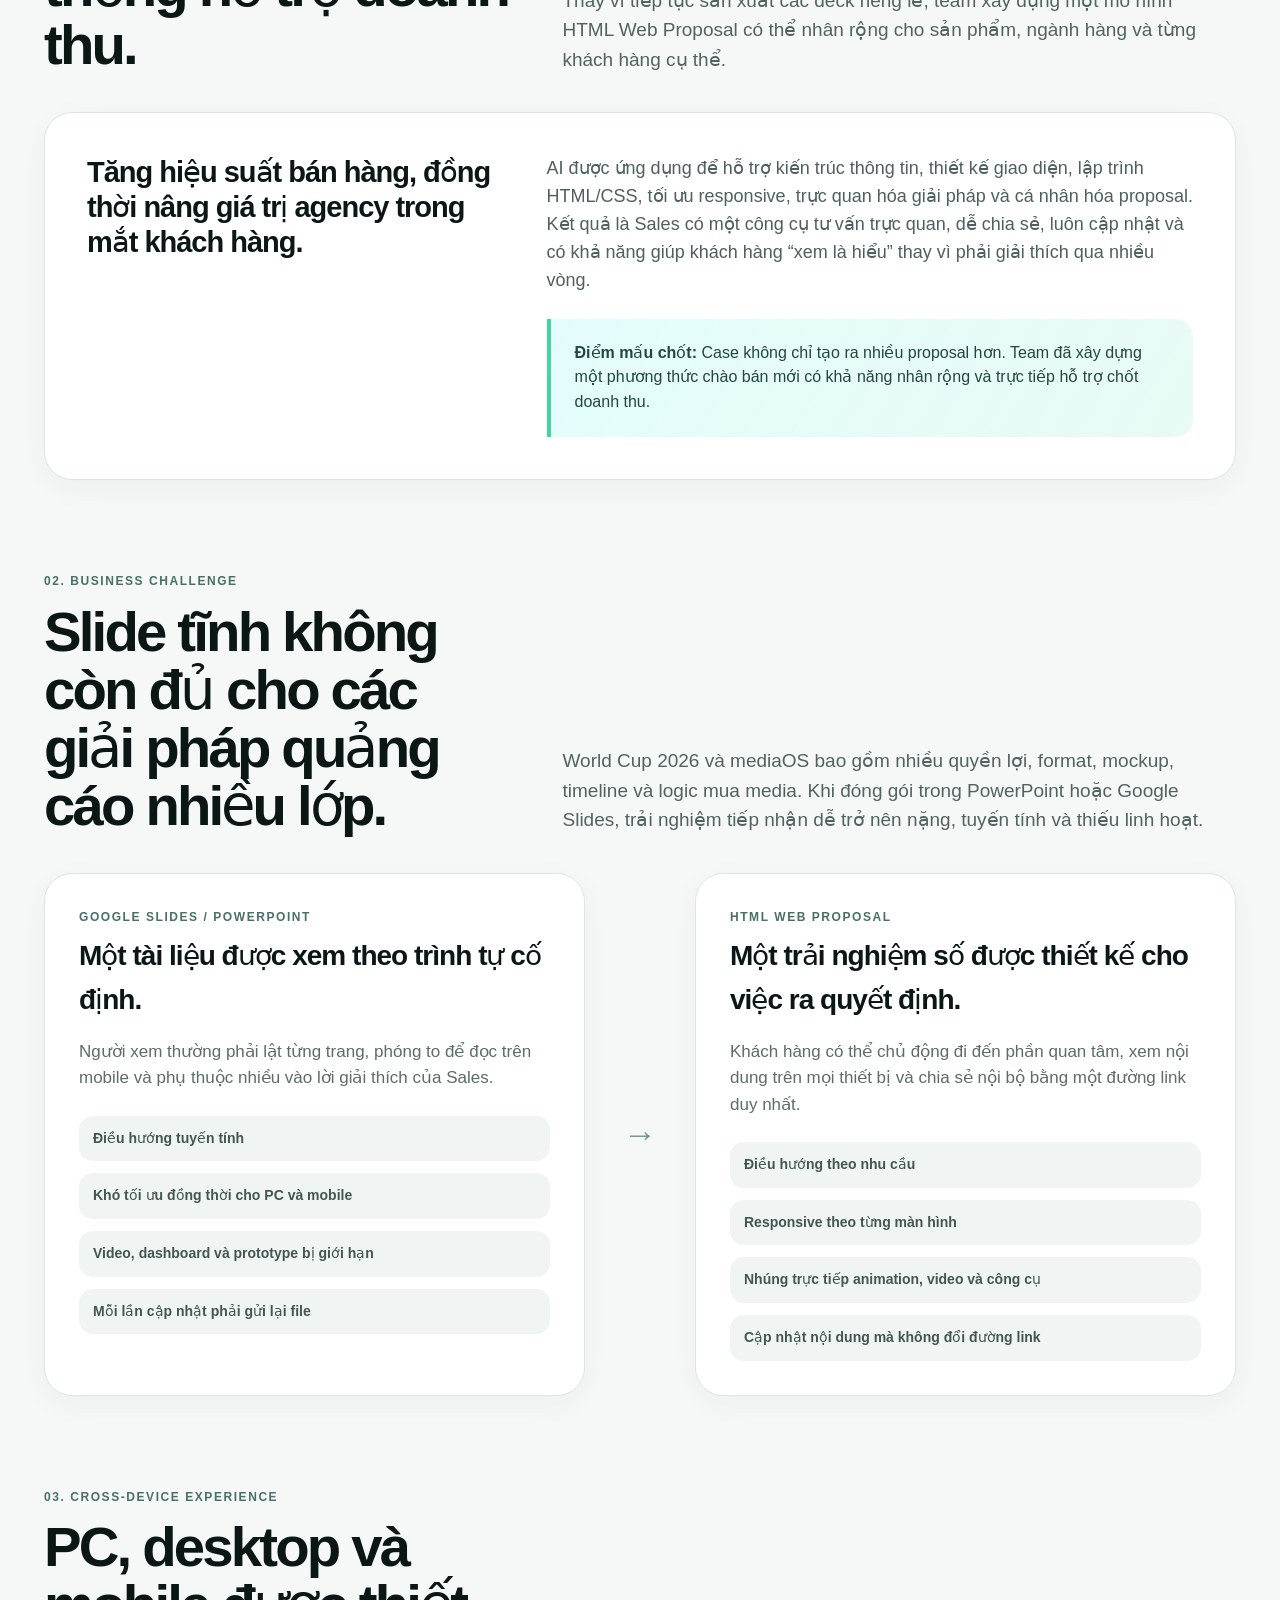
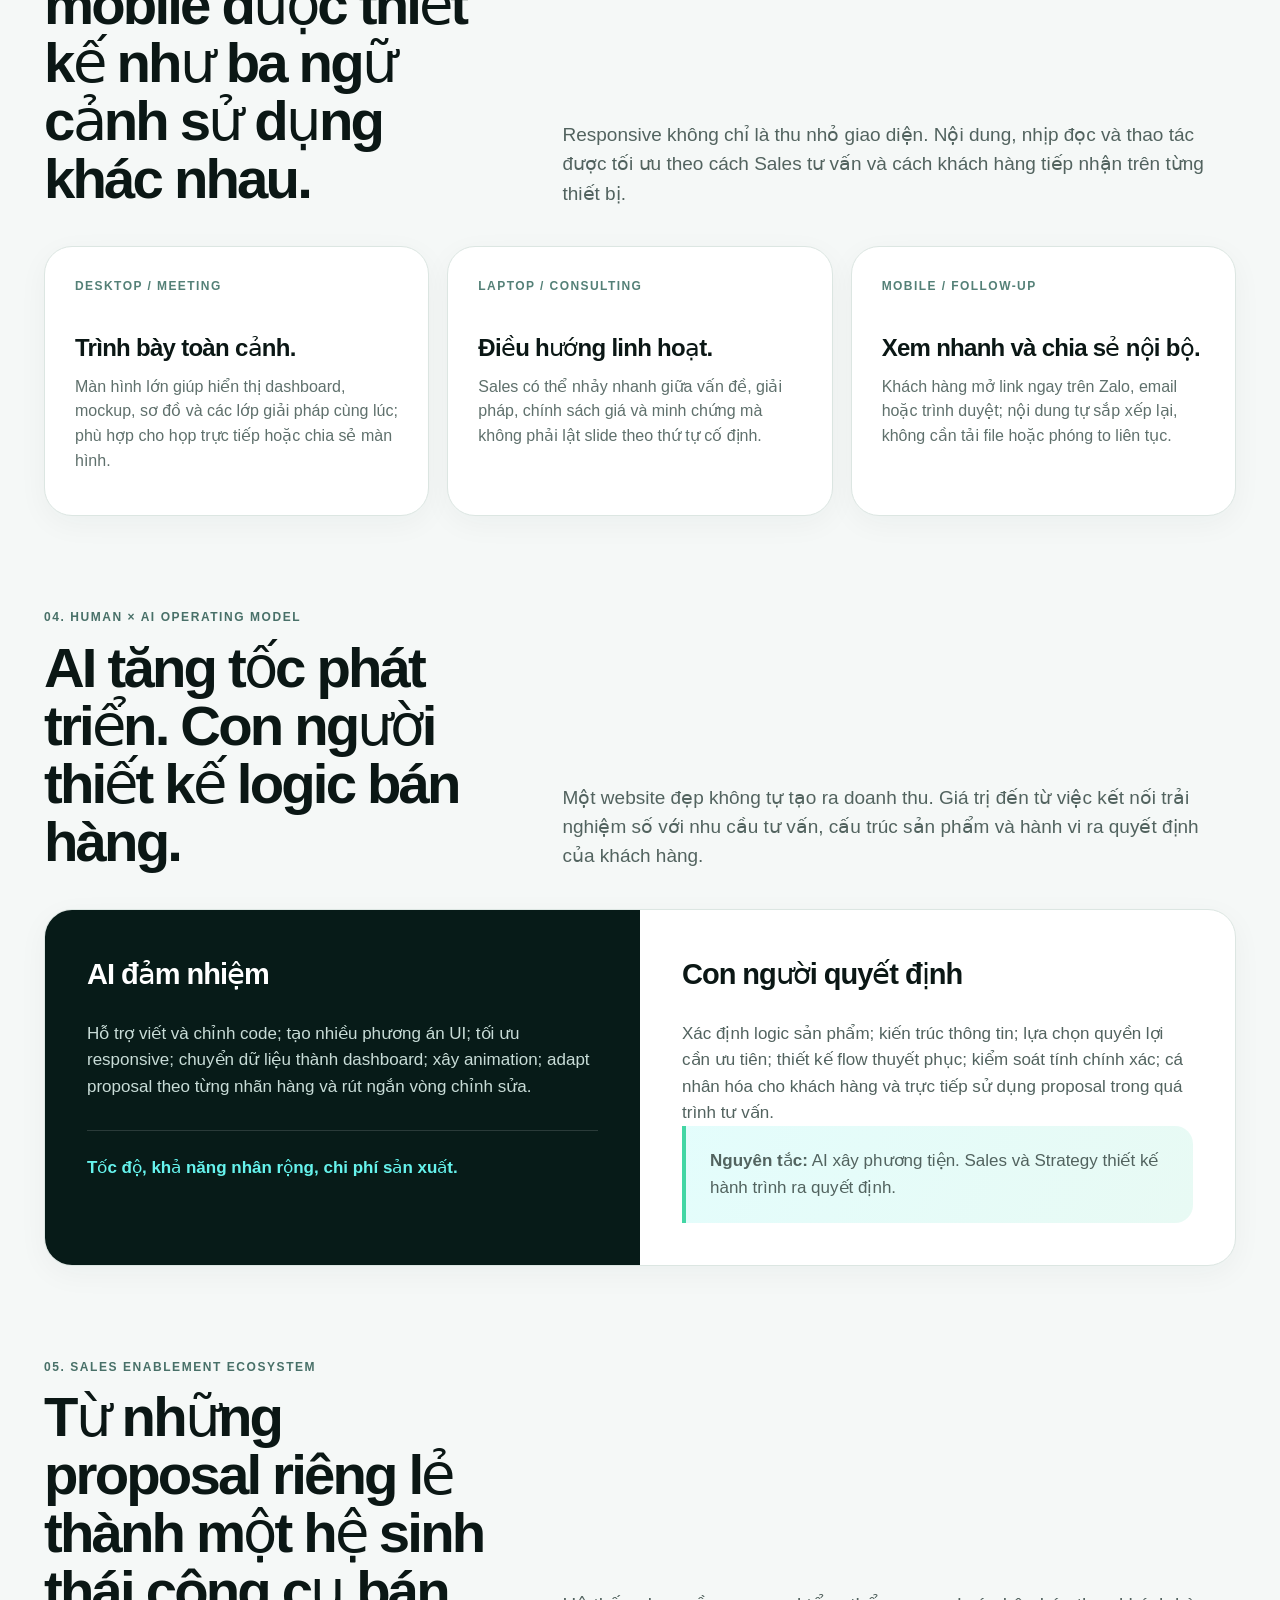
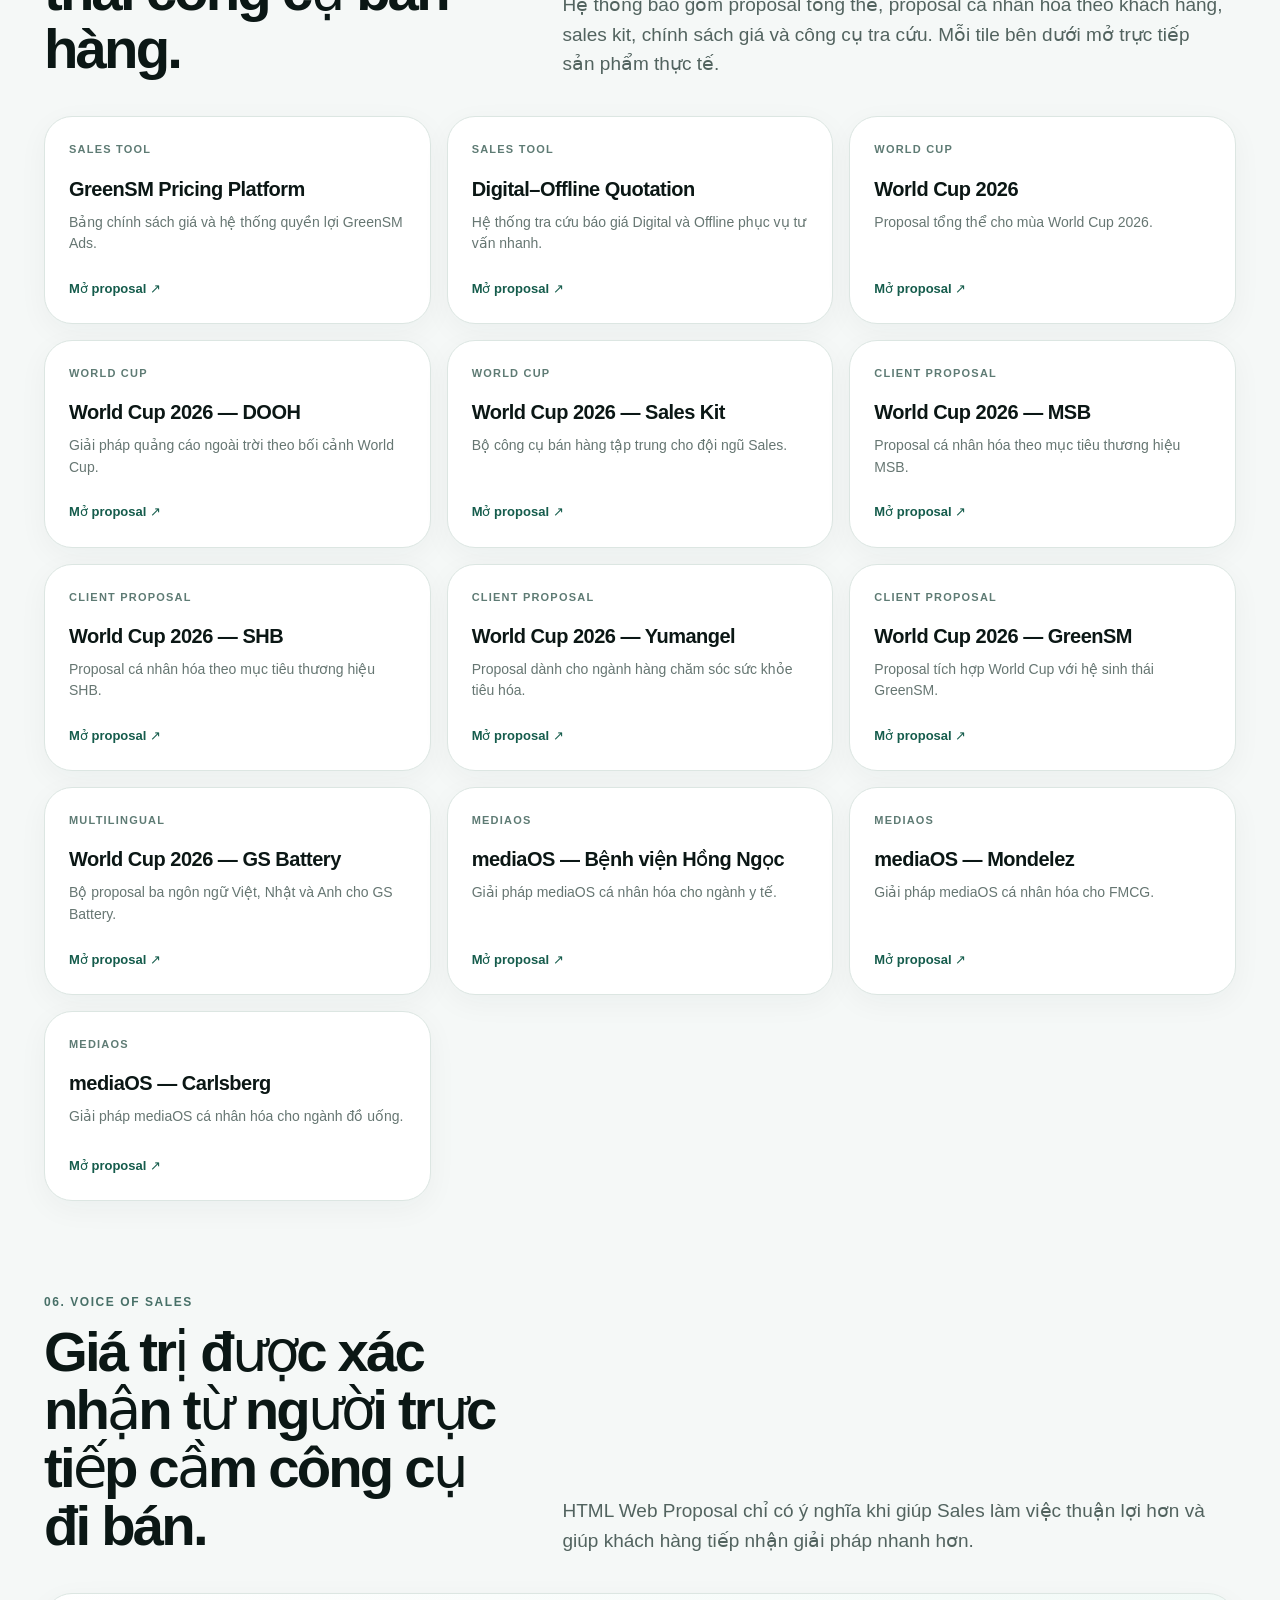
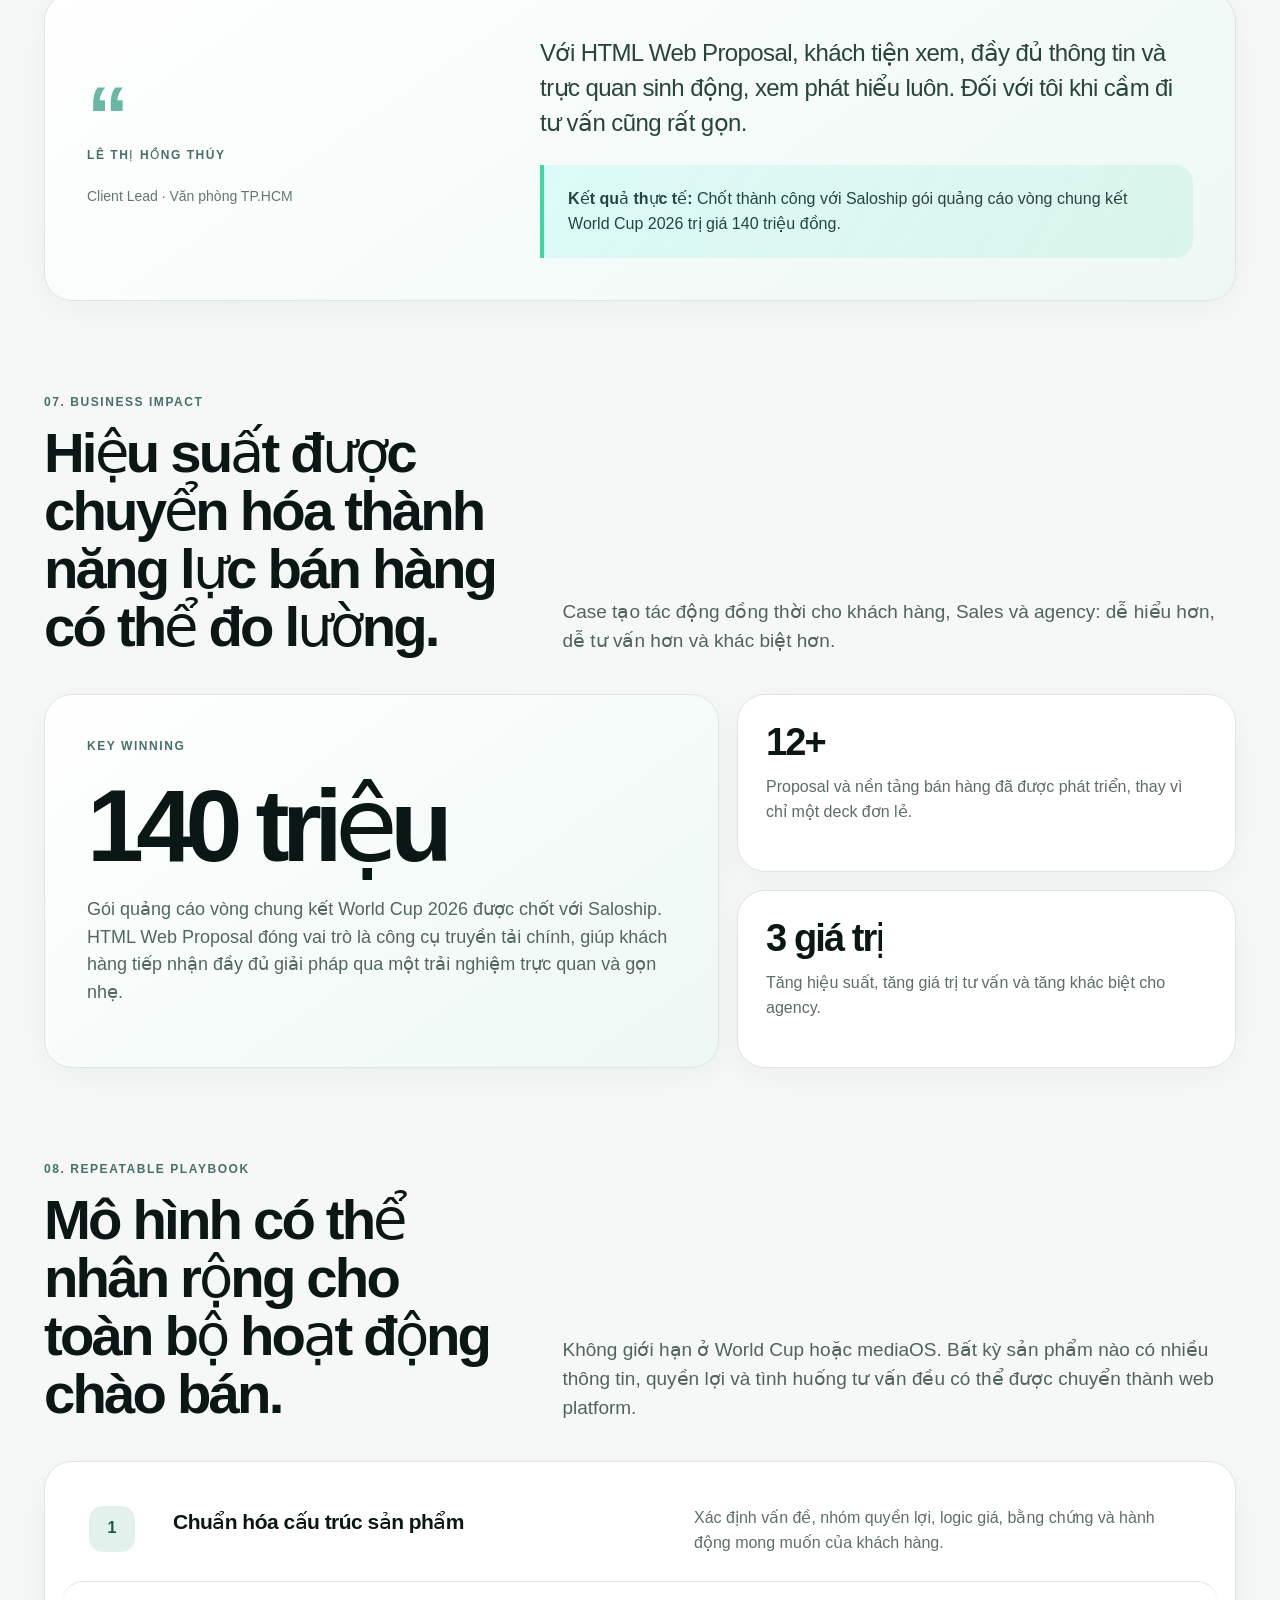
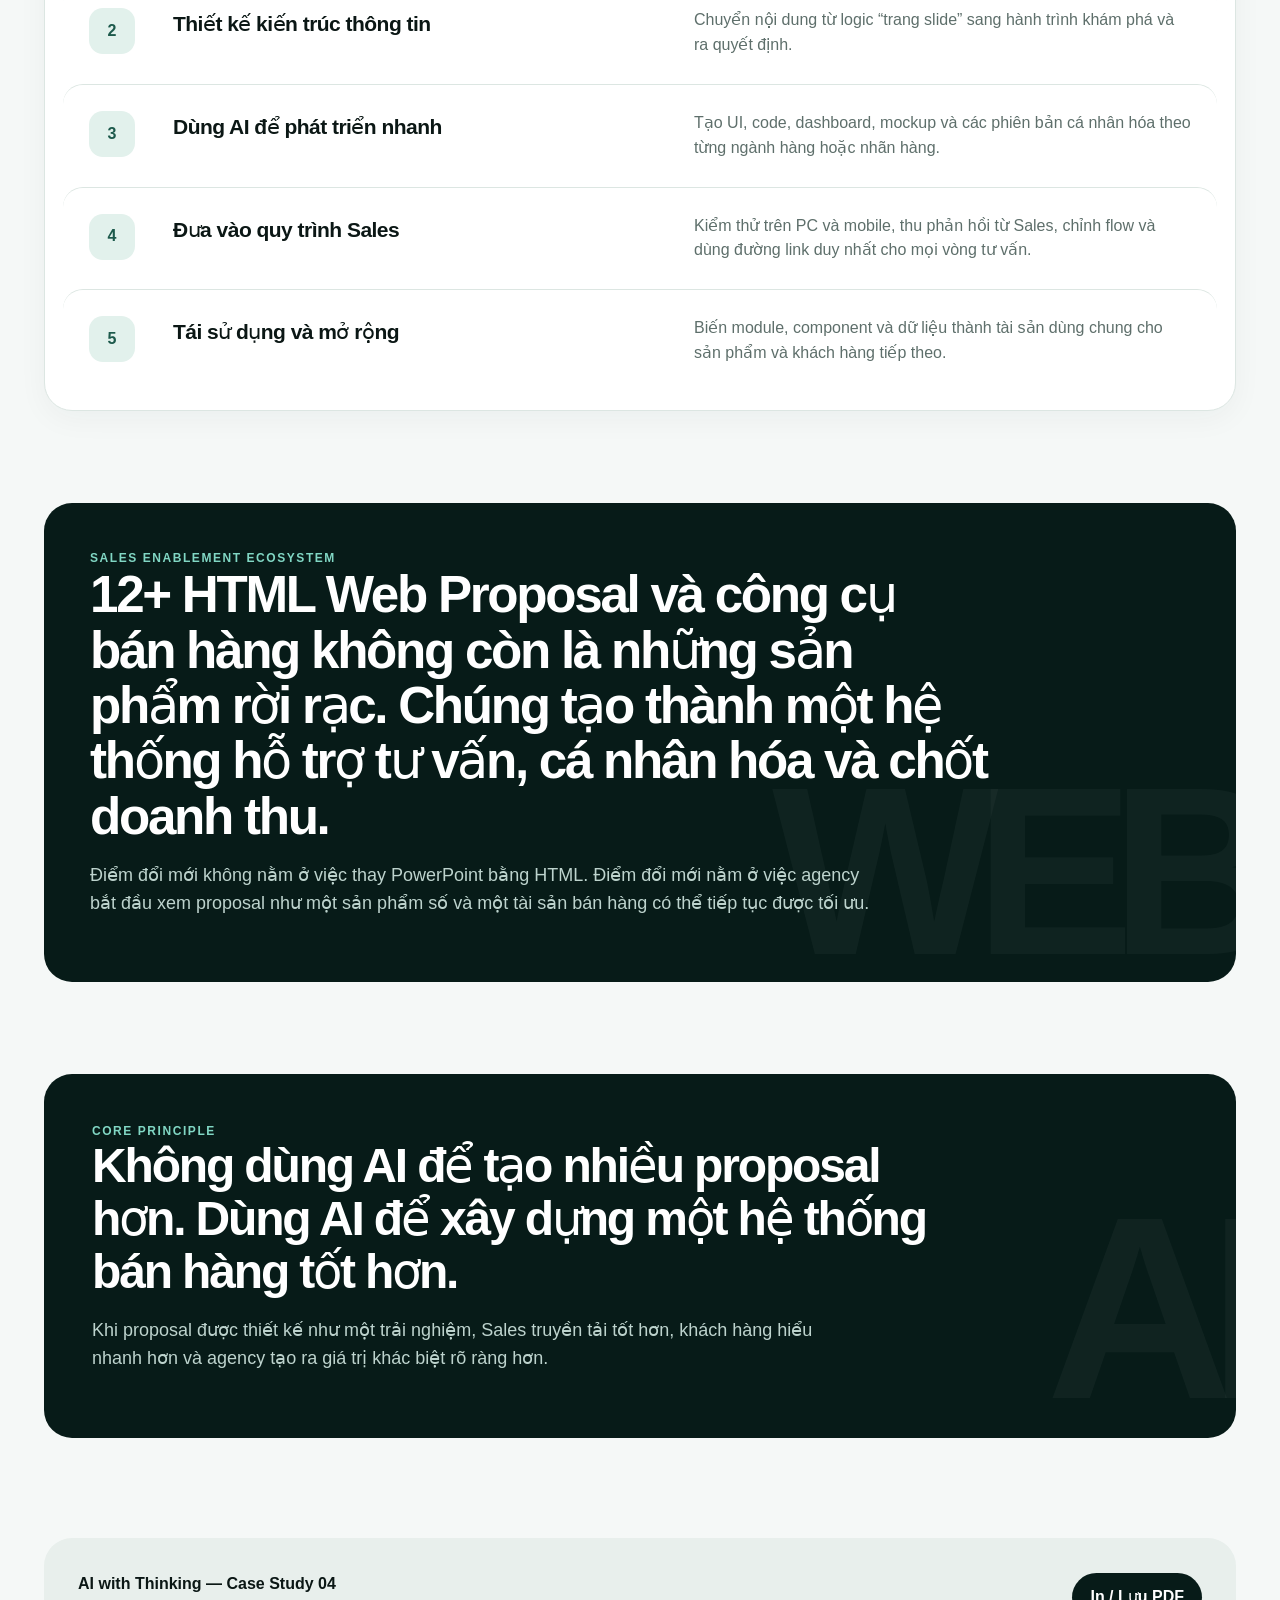
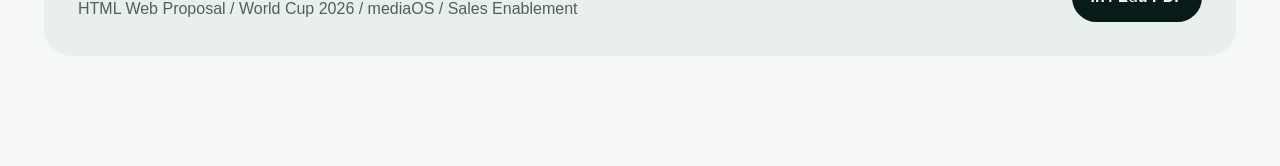
<file: ai/case-04.html>
<!DOCTYPE html>

<html lang="vi"><head><meta charset="utf-8"/><meta content="width=device-width,initial-scale=1" name="viewport"/><meta content="#071B18" name="theme-color"/><title>AI Case Study 03 | Nam Long Pitching Transformation</title><link href="css/style.css" rel="stylesheet"/></head>
<body class="page-case-04">
<div class="progress" id="progress"></div>
<nav class="nav"><div class="nav-inner"><a class="brand" href="index.html"><img alt="admeX elevAIte" class="brand-logo" src="assets/admex-elevate-logo.png"/></a><div class="nav-links"><a href="#case">Case</a><a href="#challenge">Bài toán</a><a href="#experience">Trải nghiệm</a><a href="#platform">Hệ sinh thái</a><a href="#impact">Kết quả</a></div><div class="nav-badge">CASE 04 / 04</div></div>
<div class="case-switcher hub-switcher">
<a class="case-tab utility-tab" href="executive-brief.html"><span class="case-num">B</span><span class="case-name">Báo cáo tổng quan</span></a>
<a class="case-tab utility-tab" href="ai-operating-framework.html"><span class="case-num">S</span><span class="case-name">Tính nhân rộng</span></a>
<a class="case-tab" href="case-01-tam-diem-hang-hieu.html"><span class="case-num">01</span><span class="case-name">Tâm điểm hàng hiệu</span></a>
<a class="case-tab" href="case-02-masterise-towers.html"><span class="case-num">02</span><span class="case-name">Masterise Towers</span></a>
<a class="case-tab" href="case-03.html"><span class="case-num">03</span><span class="case-name">Nam Long Pitching</span></a>
<a class="case-tab active" href="case-04.html"><span class="case-num">04</span><span class="case-name">Sales Enablement</span></a>
</div></nav>
<header class="hero" id="case"><div class="hero-inner"><div class="eyebrow">Special Award Case Study</div><h1>Tái định nghĩa hoạt động chào bán sản phẩm bằng AI.</h1><p class="hero-lead">Từ tài liệu slide tĩnh đến hệ sinh thái HTML Web Proposal giúp Sales tư vấn gọn hơn, khách hàng hiểu nhanh hơn và agency tạo ra trải nghiệm bán hàng khác biệt.</p><div class="hero-meta"><span class="chip">Sales Enablement</span><span class="chip">HTML Web Proposal</span><span class="chip">World Cup 2026</span><span class="chip">mediaOS</span></div>
<div class="sales-hero-card"><div class="hero-card"><div class="label">Business transformation</div><strong>Proposal không còn là một file được gửi đi. Proposal trở thành một nền tảng bán hàng có thể truy cập, tương tác và cập nhật liên tục.</strong><p>AI giúp team phát triển nhanh nhiều proposal cá nhân hóa mà không phụ thuộc hoàn toàn vào designer hoặc developer, đồng thời giữ trải nghiệm nhất quán trên desktop và mobile.</p></div><div class="metric-row"><div class="sales-metric"><div class="value">12+</div><div class="label">HTML Web Proposal và công cụ bán hàng được phát triển</div></div><div class="sales-metric"><div class="value">140M</div><div class="label">Gói World Cup 2026 được chốt với Saloship</div></div><div class="sales-metric"><div class="value">1 Link</div><div class="label">Sales mang theo toàn bộ trải nghiệm tư vấn</div></div></div></div></div></header>
<main>
<section class="section"><div class="section-head"><div><div class="section-kicker">01. Executive Summary</div><h2>AI biến tài liệu bán hàng thành một hệ thống hỗ trợ doanh thu.</h2></div><p class="section-intro">Thay vì tiếp tục sản xuất các deck riêng lẻ, team xây dựng một mô hình HTML Web Proposal có thể nhân rộng cho sản phẩm, ngành hàng và từng khách hàng cụ thể.</p></div><div class="panel answer-card"><h3>Tăng hiệu suất bán hàng, đồng thời nâng giá trị agency trong mắt khách hàng.</h3><div><p>AI được ứng dụng để hỗ trợ kiến trúc thông tin, thiết kế giao diện, lập trình HTML/CSS, tối ưu responsive, trực quan hóa giải pháp và cá nhân hóa proposal. Kết quả là Sales có một công cụ tư vấn trực quan, dễ chia sẻ, luôn cập nhật và có khả năng giúp khách hàng “xem là hiểu” thay vì phải giải thích qua nhiều vòng.</p><div class="highlight"><strong>Điểm mấu chốt:</strong> Case không chỉ tạo ra nhiều proposal hơn. Team đã xây dựng một phương thức chào bán mới có khả năng nhân rộng và trực tiếp hỗ trợ chốt doanh thu.</div></div></div></section>
<section class="section" id="challenge"><div class="section-head"><div><div class="section-kicker">02. Business Challenge</div><h2>Slide tĩnh không còn đủ cho các giải pháp quảng cáo nhiều lớp.</h2></div><p class="section-intro">World Cup 2026 và mediaOS bao gồm nhiều quyền lợi, format, mockup, timeline và logic mua media. Khi đóng gói trong PowerPoint hoặc Google Slides, trải nghiệm tiếp nhận dễ trở nên nặng, tuyến tính và thiếu linh hoạt.</p></div><div class="compare-grid"><div class="panel compare-card"><div class="section-kicker">Google Slides / PowerPoint</div><h3>Một tài liệu được xem theo trình tự cố định.</h3><p>Người xem thường phải lật từng trang, phóng to để đọc trên mobile và phụ thuộc nhiều vào lời giải thích của Sales.</p><ul class="compare-list"><li>Điều hướng tuyến tính</li><li>Khó tối ưu đồng thời cho PC và mobile</li><li>Video, dashboard và prototype bị giới hạn</li><li>Mỗi lần cập nhật phải gửi lại file</li></ul></div><div class="compare-arrow">→</div><div class="panel compare-card"><div class="section-kicker">HTML Web Proposal</div><h3>Một trải nghiệm số được thiết kế cho việc ra quyết định.</h3><p>Khách hàng có thể chủ động đi đến phần quan tâm, xem nội dung trên mọi thiết bị và chia sẻ nội bộ bằng một đường link duy nhất.</p><ul class="compare-list"><li>Điều hướng theo nhu cầu</li><li>Responsive theo từng màn hình</li><li>Nhúng trực tiếp animation, video và công cụ</li><li>Cập nhật nội dung mà không đổi đường link</li></ul></div></div></section>
<section class="section" id="experience"><div class="section-head"><div><div class="section-kicker">03. Cross-device Experience</div><h2>PC, desktop và mobile được thiết kế như ba ngữ cảnh sử dụng khác nhau.</h2></div><p class="section-intro">Responsive không chỉ là thu nhỏ giao diện. Nội dung, nhịp đọc và thao tác được tối ưu theo cách Sales tư vấn và cách khách hàng tiếp nhận trên từng thiết bị.</p></div><div class="device-grid"><div class="panel device-card"><div class="device">DESKTOP / MEETING</div><h3>Trình bày toàn cảnh.</h3><p>Màn hình lớn giúp hiển thị dashboard, mockup, sơ đồ và các lớp giải pháp cùng lúc; phù hợp cho họp trực tiếp hoặc chia sẻ màn hình.</p></div><div class="panel device-card"><div class="device">LAPTOP / CONSULTING</div><h3>Điều hướng linh hoạt.</h3><p>Sales có thể nhảy nhanh giữa vấn đề, giải pháp, chính sách giá và minh chứng mà không phải lật slide theo thứ tự cố định.</p></div><div class="panel device-card"><div class="device">MOBILE / FOLLOW-UP</div><h3>Xem nhanh và chia sẻ nội bộ.</h3><p>Khách hàng mở link ngay trên Zalo, email hoặc trình duyệt; nội dung tự sắp xếp lại, không cần tải file hoặc phóng to liên tục.</p></div></div></section>
<section class="section"><div class="section-head"><div><div class="section-kicker">04. Human × AI Operating Model</div><h2>AI tăng tốc phát triển. Con người thiết kế logic bán hàng.</h2></div><p class="section-intro">Một website đẹp không tự tạo ra doanh thu. Giá trị đến từ việc kết nối trải nghiệm số với nhu cầu tư vấn, cấu trúc sản phẩm và hành vi ra quyết định của khách hàng.</p></div><div class="panel human-ai"><div class="ai"><h3>AI đảm nhiệm</h3><p>Hỗ trợ viết và chỉnh code; tạo nhiều phương án UI; tối ưu responsive; chuyển dữ liệu thành dashboard; xây animation; adapt proposal theo từng nhãn hàng và rút ngắn vòng chỉnh sửa.</p><p class="tagline">Tốc độ, khả năng nhân rộng, chi phí sản xuất.</p></div><div><h3>Con người quyết định</h3><p>Xác định logic sản phẩm; kiến trúc thông tin; lựa chọn quyền lợi cần ưu tiên; thiết kế flow thuyết phục; kiểm soát tính chính xác; cá nhân hóa cho khách hàng và trực tiếp sử dụng proposal trong quá trình tư vấn.</p><p class="highlight"><strong>Nguyên tắc:</strong> AI xây phương tiện. Sales và Strategy thiết kế hành trình ra quyết định.</p></div></div></section>
<section class="section" id="platform"><div class="section-head"><div><div class="section-kicker">05. Sales Enablement Ecosystem</div><h2>Từ những proposal riêng lẻ thành một hệ sinh thái công cụ bán hàng.</h2></div><p class="section-intro">Hệ thống bao gồm proposal tổng thể, proposal cá nhân hóa theo khách hàng, sales kit, chính sách giá và công cụ tra cứu. Mỗi tile bên dưới mở trực tiếp sản phẩm thực tế.</p></div><div class="platform-grid"><a class="panel platform-card" href="https://admex-agency.github.io/greensmads/" rel="noopener" target="_blank"><div><div class="type">Sales Tool</div><h3>GreenSM Pricing Platform</h3><p>Bảng chính sách giá và hệ thống quyền lợi GreenSM Ads.</p></div><div class="open">Mở proposal ↗</div></a><a class="panel platform-card" href="https://admex-agency.github.io/digitalooh" rel="noopener" target="_blank"><div><div class="type">Sales Tool</div><h3>Digital–Offline Quotation</h3><p>Hệ thống tra cứu báo giá Digital và Offline phục vụ tư vấn nhanh.</p></div><div class="open">Mở proposal ↗</div></a><a class="panel platform-card" href="https://admex-agency.github.io/worldcup26/" rel="noopener" target="_blank"><div><div class="type">World Cup</div><h3>World Cup 2026</h3><p>Proposal tổng thể cho mùa World Cup 2026.</p></div><div class="open">Mở proposal ↗</div></a><a class="panel platform-card" href="https://admex-agency.github.io/worldcup26-locationads/" rel="noopener" target="_blank"><div><div class="type">World Cup</div><h3>World Cup 2026 — DOOH</h3><p>Giải pháp quảng cáo ngoài trời theo bối cảnh World Cup.</p></div><div class="open">Mở proposal ↗</div></a><a class="panel platform-card" href="https://admex-agency.github.io/worldcup-salekit/" rel="noopener" target="_blank"><div><div class="type">World Cup</div><h3>World Cup 2026 — Sales Kit</h3><p>Bộ công cụ bán hàng tập trung cho đội ngũ Sales.</p></div><div class="open">Mở proposal ↗</div></a><a class="panel platform-card" href="https://admex-agency.github.io/worldcup-msb/" rel="noopener" target="_blank"><div><div class="type">Client Proposal</div><h3>World Cup 2026 — MSB</h3><p>Proposal cá nhân hóa theo mục tiêu thương hiệu MSB.</p></div><div class="open">Mở proposal ↗</div></a><a class="panel platform-card" href="https://admex-agency.github.io/worldcup-shb/" rel="noopener" target="_blank"><div><div class="type">Client Proposal</div><h3>World Cup 2026 — SHB</h3><p>Proposal cá nhân hóa theo mục tiêu thương hiệu SHB.</p></div><div class="open">Mở proposal ↗</div></a><a class="panel platform-card" href="https://admex-agency.github.io/admex-yumangel/" rel="noopener" target="_blank"><div><div class="type">Client Proposal</div><h3>World Cup 2026 — Yumangel</h3><p>Proposal dành cho ngành hàng chăm sóc sức khỏe tiêu hóa.</p></div><div class="open">Mở proposal ↗</div></a><a class="panel platform-card" href="https://admex-agency.github.io/worldcup-greensm/" rel="noopener" target="_blank"><div><div class="type">Client Proposal</div><h3>World Cup 2026 — GreenSM</h3><p>Proposal tích hợp World Cup với hệ sinh thái GreenSM.</p></div><div class="open">Mở proposal ↗</div></a><a class="panel platform-card" href="https://worldcup2026.admex.vn/gsbattery/" rel="noopener" target="_blank"><div><div class="type">Multilingual</div><h3>World Cup 2026 — GS Battery</h3><p>Bộ proposal ba ngôn ngữ Việt, Nhật và Anh cho GS Battery.</p></div><div class="open">Mở proposal ↗</div></a><a class="panel platform-card" href="https://mediaos.admex.vn/benhvienhongngoc/" rel="noopener" target="_blank"><div><div class="type">mediaOS</div><h3>mediaOS — Bệnh viện Hồng Ngọc</h3><p>Giải pháp mediaOS cá nhân hóa cho ngành y tế.</p></div><div class="open">Mở proposal ↗</div></a><a class="panel platform-card" href="https://mediaos.admex.vn/mondelez/" rel="noopener" target="_blank"><div><div class="type">mediaOS</div><h3>mediaOS — Mondelez</h3><p>Giải pháp mediaOS cá nhân hóa cho FMCG.</p></div><div class="open">Mở proposal ↗</div></a><a class="panel platform-card" href="https://mediaos.admex.vn/carlsberg/" rel="noopener" target="_blank"><div><div class="type">mediaOS</div><h3>mediaOS — Carlsberg</h3><p>Giải pháp mediaOS cá nhân hóa cho ngành đồ uống.</p></div><div class="open">Mở proposal ↗</div></a></div></section>
<section class="section"><div class="section-head"><div><div class="section-kicker">06. Voice of Sales</div><h2>Giá trị được xác nhận từ người trực tiếp cầm công cụ đi bán.</h2></div><p class="section-intro">HTML Web Proposal chỉ có ý nghĩa khi giúp Sales làm việc thuận lợi hơn và giúp khách hàng tiếp nhận giải pháp nhanh hơn.</p></div><div class="panel quote-card"><div><div class="quote-mark">“</div><div class="section-kicker">Lê Thị Hồng Thúy</div><div class="quote-meta">Client Lead · Văn phòng TP.HCM</div></div><div><p class="quote-text">Với HTML Web Proposal, khách tiện xem, đầy đủ thông tin và trực quan sinh động, xem phát hiểu luôn. Đối với tôi khi cầm đi tư vấn cũng rất gọn.</p><div class="highlight"><strong>Kết quả thực tế:</strong> Chốt thành công với Saloship gói quảng cáo vòng chung kết World Cup 2026 trị giá 140 triệu đồng.</div></div></div></section>
<section class="section" id="impact"><div class="section-head"><div><div class="section-kicker">07. Business Impact</div><h2>Hiệu suất được chuyển hóa thành năng lực bán hàng có thể đo lường.</h2></div><p class="section-intro">Case tạo tác động đồng thời cho khách hàng, Sales và agency: dễ hiểu hơn, dễ tư vấn hơn và khác biệt hơn.</p></div><div class="sales-impact"><div class="panel sales-impact-main"><div class="section-kicker">Key Winning</div><div class="big">140 triệu</div><p>Gói quảng cáo vòng chung kết World Cup 2026 được chốt với Saloship. HTML Web Proposal đóng vai trò là công cụ truyền tải chính, giúp khách hàng tiếp nhận đầy đủ giải pháp qua một trải nghiệm trực quan và gọn nhẹ.</p></div><div class="sales-impact-stack"><div class="panel sales-impact-mini"><div class="value">12+</div><p>Proposal và nền tảng bán hàng đã được phát triển, thay vì chỉ một deck đơn lẻ.</p></div><div class="panel sales-impact-mini"><div class="value">3 giá trị</div><p>Tăng hiệu suất, tăng giá trị tư vấn và tăng khác biệt cho agency.</p></div></div></div></section>
<section class="section"><div class="section-head"><div><div class="section-kicker">08. Repeatable Playbook</div><h2>Mô hình có thể nhân rộng cho toàn bộ hoạt động chào bán.</h2></div><p class="section-intro">Không giới hạn ở World Cup hoặc mediaOS. Bất kỳ sản phẩm nào có nhiều thông tin, quyền lợi và tình huống tư vấn đều có thể được chuyển thành web platform.</p></div><div class="panel playbook"><div class="step"><div class="step-index">1</div><h3>Chuẩn hóa cấu trúc sản phẩm</h3><p>Xác định vấn đề, nhóm quyền lợi, logic giá, bằng chứng và hành động mong muốn của khách hàng.</p></div><div class="step"><div class="step-index">2</div><h3>Thiết kế kiến trúc thông tin</h3><p>Chuyển nội dung từ logic “trang slide” sang hành trình khám phá và ra quyết định.</p></div><div class="step"><div class="step-index">3</div><h3>Dùng AI để phát triển nhanh</h3><p>Tạo UI, code, dashboard, mockup và các phiên bản cá nhân hóa theo từng ngành hàng hoặc nhãn hàng.</p></div><div class="step"><div class="step-index">4</div><h3>Đưa vào quy trình Sales</h3><p>Kiểm thử trên PC và mobile, thu phản hồi từ Sales, chỉnh flow và dùng đường link duy nhất cho mọi vòng tư vấn.</p></div><div class="step"><div class="step-index">5</div><h3>Tái sử dụng và mở rộng</h3><p>Biến module, component và dữ liệu thành tài sản dùng chung cho sản phẩm và khách hàng tiếp theo.</p></div></div></section>
<section class="section"><div class="ecosystem"><div class="section-kicker" style="color:#81d7c4">Sales Enablement Ecosystem</div><h3>12+ HTML Web Proposal và công cụ bán hàng không còn là những sản phẩm rời rạc. Chúng tạo thành một hệ thống hỗ trợ tư vấn, cá nhân hóa và chốt doanh thu.</h3><p>Điểm đổi mới không nằm ở việc thay PowerPoint bằng HTML. Điểm đổi mới nằm ở việc agency bắt đầu xem proposal như một sản phẩm số và một tài sản bán hàng có thể tiếp tục được tối ưu.</p></div></section>
<section class="section"><div class="principle"><div class="section-kicker" style="color:#81d7c4">Core Principle</div><h3>Không dùng AI để tạo nhiều proposal hơn. Dùng AI để xây dựng một hệ thống bán hàng tốt hơn.</h3><p>Khi proposal được thiết kế như một trải nghiệm, Sales truyền tải tốt hơn, khách hàng hiểu nhanh hơn và agency tạo ra giá trị khác biệt rõ ràng hơn.</p></div></section>
<footer class="footer"><div><strong>AI with Thinking — Case Study 04</strong><br/>HTML Web Proposal / World Cup 2026 / mediaOS / Sales Enablement</div><button class="print-btn" onclick="window.print()">In / Lưu PDF</button></footer>
</main><script defer="True" src="js/main.js"></script></body></html>
</file>
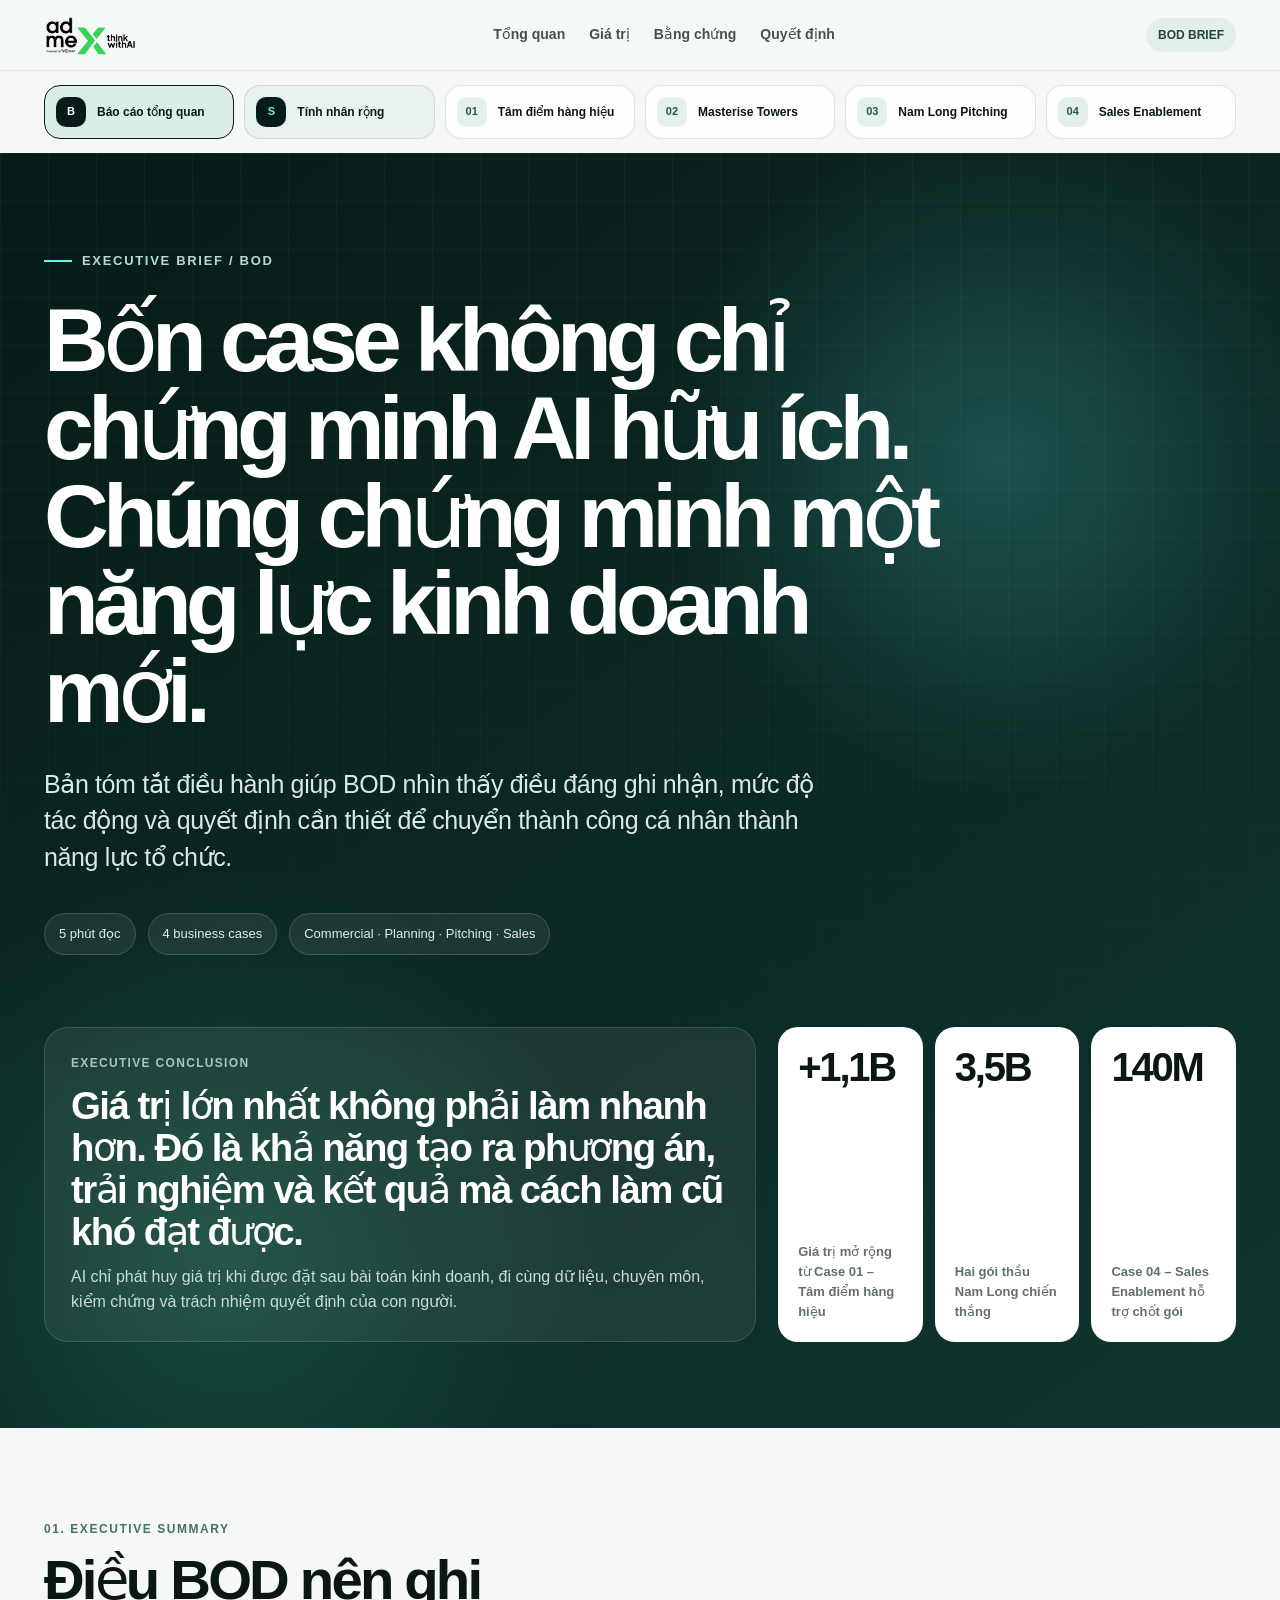
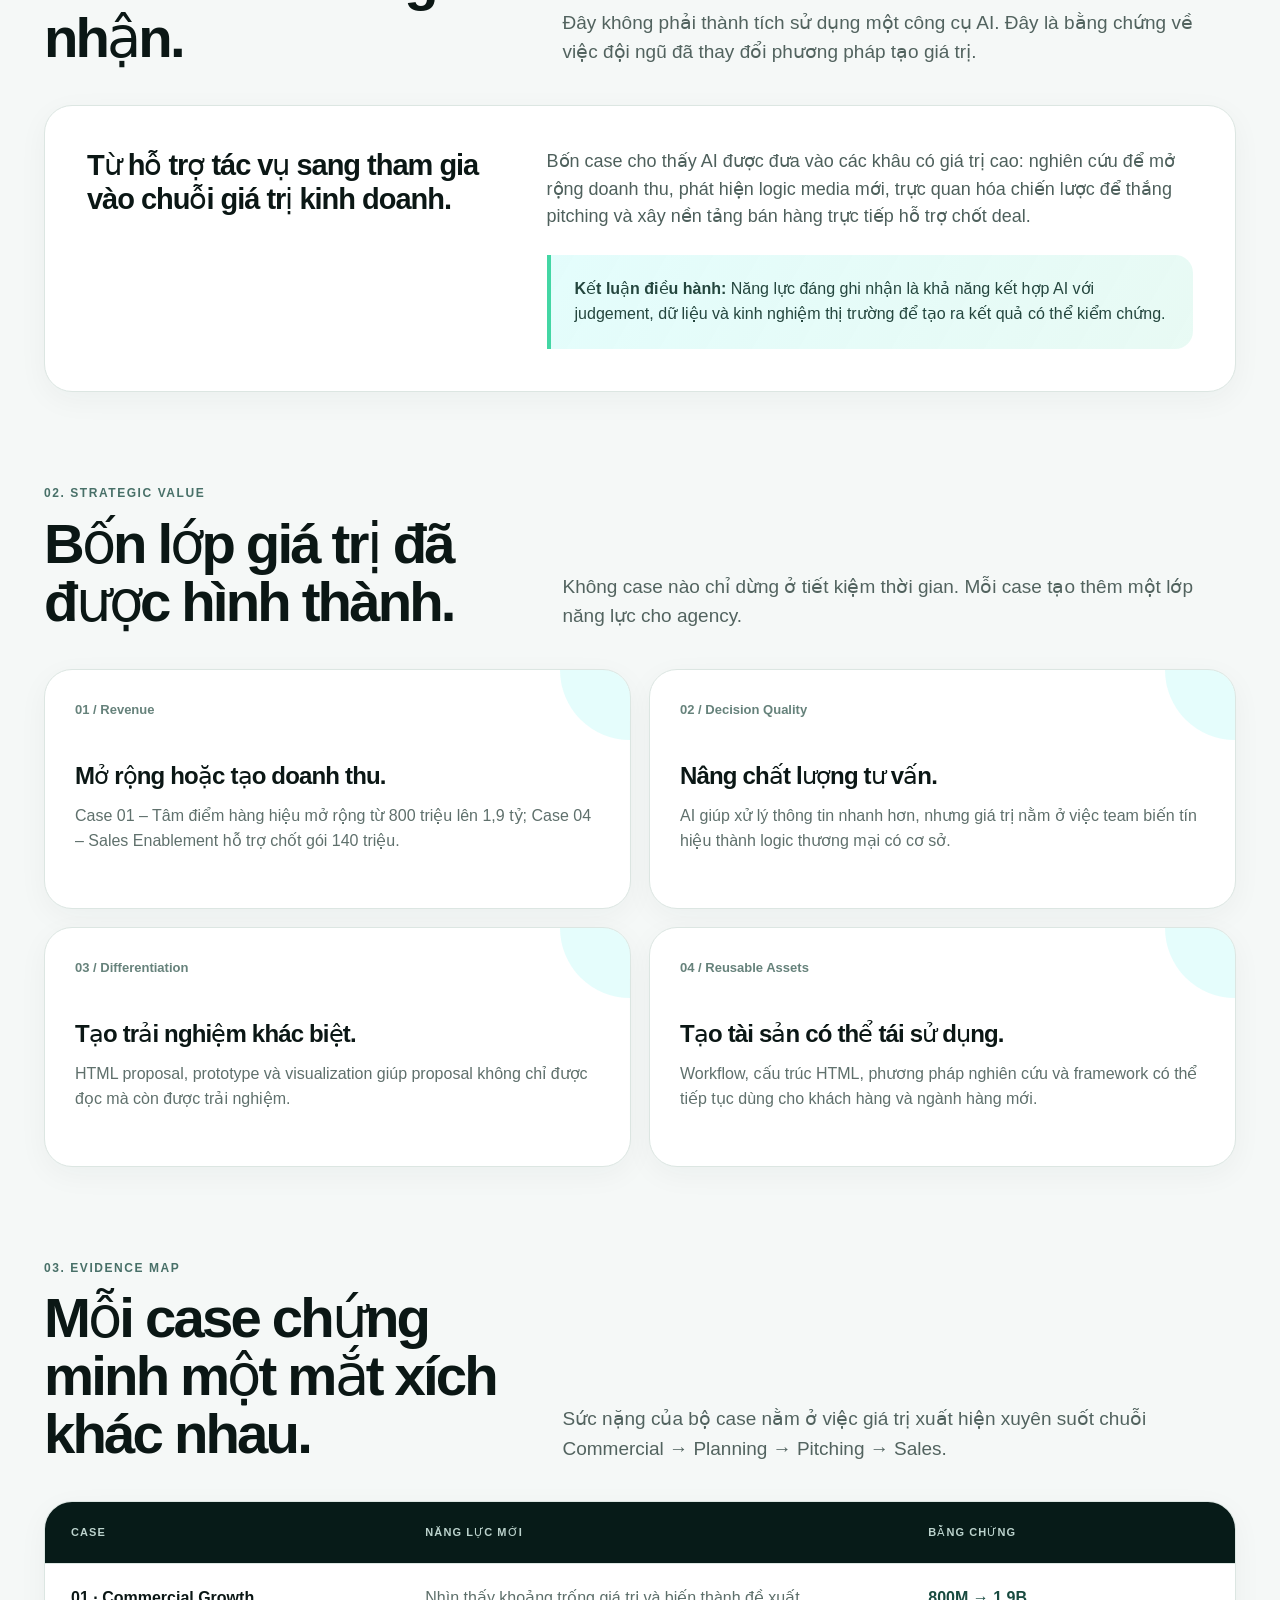
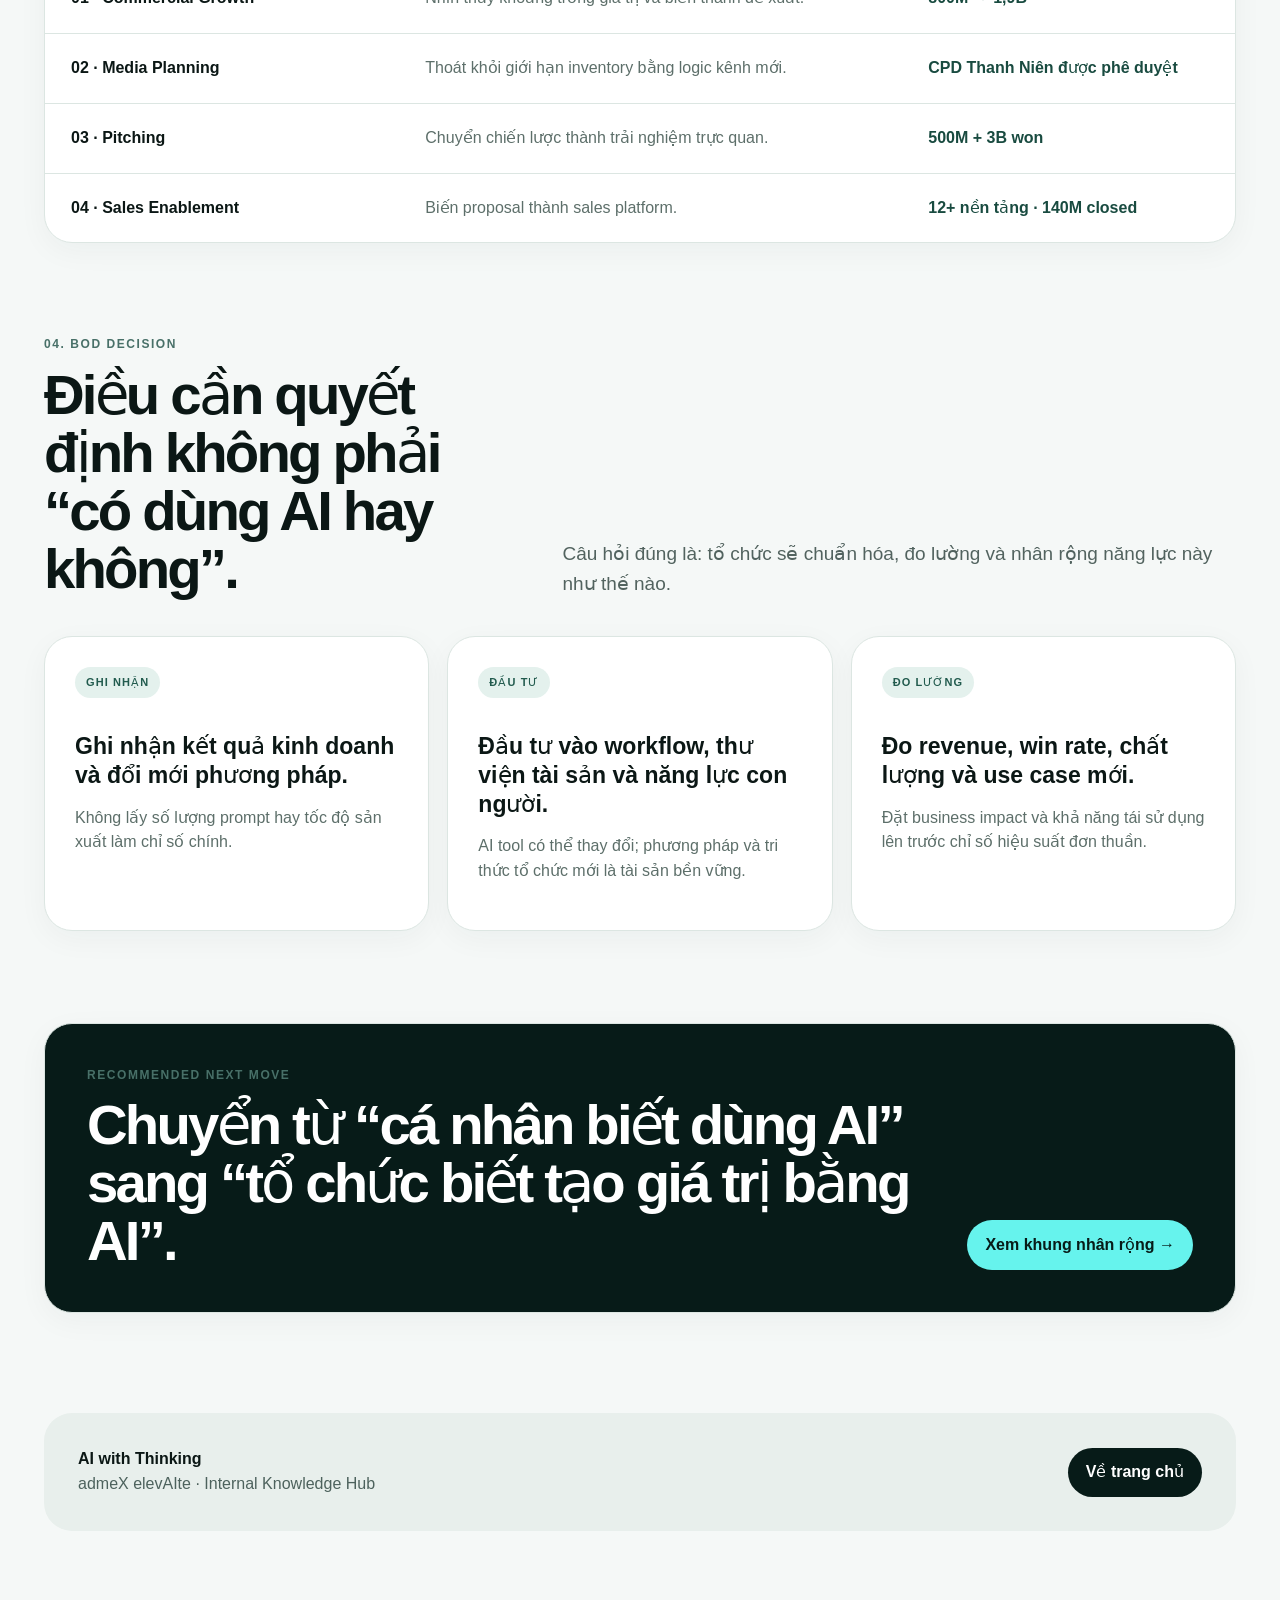
<file: ai/executive-brief.html>
<!DOCTYPE html><html lang="vi"><head><meta charset="utf-8"/><meta content="width=device-width, initial-scale=1.0" name="viewport"/><meta content="#071B18" name="theme-color"/><title>Executive Brief | AI with Thinking</title><link href="css/style.css" rel="stylesheet"/></head><body class="page-executive"><div class="progress" id="progress"></div><nav class="nav"><div class="nav-inner"><a class="brand" href="index.html"><img alt="admeX elevAIte" class="brand-logo" src="assets/admex-elevate-logo.png"/></a><div class="nav-links"><a href="#overview">Tổng quan</a><a href="#value">Giá trị</a><a href="#evidence">Bằng chứng</a><a href="#decision">Quyết định</a></div><div class="nav-badge">BOD BRIEF</div></div></nav><div class="case-switcher hub-switcher">
<a class="case-tab utility-tab active" href="executive-brief.html"><span class="case-num">B</span><span class="case-name">Báo cáo tổng quan</span></a>
<a class="case-tab utility-tab" href="ai-operating-framework.html"><span class="case-num">S</span><span class="case-name">Tính nhân rộng</span></a>
<a class="case-tab" href="case-01-tam-diem-hang-hieu.html"><span class="case-num">01</span><span class="case-name">Tâm điểm hàng hiệu</span></a>
<a class="case-tab" href="case-02-masterise-towers.html"><span class="case-num">02</span><span class="case-name">Masterise Towers</span></a>
<a class="case-tab" href="case-03.html"><span class="case-num">03</span><span class="case-name">Nam Long Pitching</span></a>
<a class="case-tab" href="case-04.html"><span class="case-num">04</span><span class="case-name">Sales Enablement</span></a>
</div><header class="hero executive-hero" id="overview"><div class="hero-inner"><div class="eyebrow">Executive Brief / BOD</div><h1 class="case-hero-title">Bốn case không chỉ chứng minh AI hữu ích.<br/>Chúng chứng minh một năng lực kinh doanh mới.</h1><p class="hero-lead">Bản tóm tắt điều hành giúp BOD nhìn thấy điều đáng ghi nhận, mức độ tác động và quyết định cần thiết để chuyển thành công cá nhân thành năng lực tổ chức.</p><div class="hero-meta"><span class="chip">5 phút đọc</span><span class="chip">4 business cases</span><span class="chip">Commercial · Planning · Pitching · Sales</span></div><div class="hero-grid"><div class="hero-card"><div class="label">Executive conclusion</div><strong>Giá trị lớn nhất không phải làm nhanh hơn. Đó là khả năng tạo ra phương án, trải nghiệm và kết quả mà cách làm cũ khó đạt được.</strong><p>AI chỉ phát huy giá trị khi được đặt sau bài toán kinh doanh, đi cùng dữ liệu, chuyên môn, kiểm chứng và trách nhiệm quyết định của con người.</p></div><div class="metric-row"><div class="metric"><div class="k">+1,1B</div><div class="s">Giá trị mở rộng từ Case 01 – Tâm điểm hàng hiệu</div></div><div class="metric"><div class="k">3,5B</div><div class="s">Hai gói thầu Nam Long chiến thắng</div></div><div class="metric"><div class="k">140M</div><div class="s">Case 04 – Sales Enablement hỗ trợ chốt gói</div></div></div></div></div></header><main>
<section class="section"><div class="section-head"><div><div class="section-kicker">01. Executive Summary</div><h2>Điều BOD nên ghi nhận.</h2></div><p class="section-intro">Đây không phải thành tích sử dụng một công cụ AI. Đây là bằng chứng về việc đội ngũ đã thay đổi phương pháp tạo giá trị.</p></div><div class="panel answer-card"><h3>Từ hỗ trợ tác vụ sang tham gia vào chuỗi giá trị kinh doanh.</h3><div><p>Bốn case cho thấy AI được đưa vào các khâu có giá trị cao: nghiên cứu để mở rộng doanh thu, phát hiện logic media mới, trực quan hóa chiến lược để thắng pitching và xây nền tảng bán hàng trực tiếp hỗ trợ chốt deal.</p><div class="highlight"><strong>Kết luận điều hành:</strong> Năng lực đáng ghi nhận là khả năng kết hợp AI với judgement, dữ liệu và kinh nghiệm thị trường để tạo ra kết quả có thể kiểm chứng.</div></div></div></section>
<section class="section" id="value"><div class="section-head"><div><div class="section-kicker">02. Strategic Value</div><h2>Bốn lớp giá trị đã được hình thành.</h2></div><p class="section-intro">Không case nào chỉ dừng ở tiết kiệm thời gian. Mỗi case tạo thêm một lớp năng lực cho agency.</p></div><div class="logic-grid executive-value-grid"><article class="panel logic-card"><div class="num">01 / Revenue</div><h3>Mở rộng hoặc tạo doanh thu.</h3><p>Case 01 – Tâm điểm hàng hiệu mở rộng từ 800 triệu lên 1,9 tỷ; Case 04 – Sales Enablement hỗ trợ chốt gói 140 triệu.</p></article><article class="panel logic-card"><div class="num">02 / Decision Quality</div><h3>Nâng chất lượng tư vấn.</h3><p>AI giúp xử lý thông tin nhanh hơn, nhưng giá trị nằm ở việc team biến tín hiệu thành logic thương mại có cơ sở.</p></article><article class="panel logic-card"><div class="num">03 / Differentiation</div><h3>Tạo trải nghiệm khác biệt.</h3><p>HTML proposal, prototype và visualization giúp proposal không chỉ được đọc mà còn được trải nghiệm.</p></article><article class="panel logic-card"><div class="num">04 / Reusable Assets</div><h3>Tạo tài sản có thể tái sử dụng.</h3><p>Workflow, cấu trúc HTML, phương pháp nghiên cứu và framework có thể tiếp tục dùng cho khách hàng và ngành hàng mới.</p></article></div></section>
<section class="section" id="evidence"><div class="section-head"><div><div class="section-kicker">03. Evidence Map</div><h2>Mỗi case chứng minh một mắt xích khác nhau.</h2></div><p class="section-intro">Sức nặng của bộ case nằm ở việc giá trị xuất hiện xuyên suốt chuỗi Commercial → Planning → Pitching → Sales.</p></div><div class="panel executive-table"><div class="executive-row executive-head"><span>Case</span><span>Năng lực mới</span><span>Bằng chứng</span></div><a class="executive-row" href="case-01-tam-diem-hang-hieu.html"><strong>01 · Commercial Growth</strong><span>Nhìn thấy khoảng trống giá trị và biến thành đề xuất.</span><span>800M → 1,9B</span></a><a class="executive-row" href="case-02-masterise-towers.html"><strong>02 · Media Planning</strong><span>Thoát khỏi giới hạn inventory bằng logic kênh mới.</span><span>CPD Thanh Niên được phê duyệt</span></a><a class="executive-row" href="case-03.html"><strong>03 · Pitching</strong><span>Chuyển chiến lược thành trải nghiệm trực quan.</span><span>500M + 3B won</span></a><a class="executive-row" href="case-04.html"><strong>04 · Sales Enablement</strong><span>Biến proposal thành sales platform.</span><span>12+ nền tảng · 140M closed</span></a></div></section>
<section class="section" id="decision"><div class="section-head"><div><div class="section-kicker">04. BOD Decision</div><h2>Điều cần quyết định không phải “có dùng AI hay không”.</h2></div><p class="section-intro">Câu hỏi đúng là: tổ chức sẽ chuẩn hóa, đo lường và nhân rộng năng lực này như thế nào.</p></div><div class="decision-grid"><article class="panel decision-card"><div class="decision-status">Ghi nhận</div><h3>Ghi nhận kết quả kinh doanh và đổi mới phương pháp.</h3><p>Không lấy số lượng prompt hay tốc độ sản xuất làm chỉ số chính.</p></article><article class="panel decision-card"><div class="decision-status">Đầu tư</div><h3>Đầu tư vào workflow, thư viện tài sản và năng lực con người.</h3><p>AI tool có thể thay đổi; phương pháp và tri thức tổ chức mới là tài sản bền vững.</p></article><article class="panel decision-card"><div class="decision-status">Đo lường</div><h3>Đo revenue, win rate, chất lượng và use case mới.</h3><p>Đặt business impact và khả năng tái sử dụng lên trước chỉ số hiệu suất đơn thuần.</p></article></div></section>
<section class="section"><div class="panel executive-callout"><div><div class="section-kicker">Recommended next move</div><h2>Chuyển từ “cá nhân biết dùng AI” sang “tổ chức biết tạo giá trị bằng AI”.</h2></div><a class="framework-link" href="ai-operating-framework.html">Xem khung nhân rộng →</a></div></section>
<footer class="footer"><div><strong>AI with Thinking</strong><br/>admeX elevAIte · Internal Knowledge Hub</div><a class="print-btn" href="index.html">Về trang chủ</a></footer></main><script defer src="js/main.js"></script></body></html>
</file>
<file: ai/css/style.css>
:root{
      --ink:#0b1715;
      --muted:#61706c;
      --line:#dce6e2;
      --paper:#f5f8f7;
      --white:#ffffff;
      --dark:#071b18;
      --dark-2:#0c2a25;
      --mint:#66f3ed;
      --green:#43d6a4;
      --amber:#ffcf66;
      --danger:#ff7d6e;
      --shadow:0 24px 70px rgba(7,27,24,.12);
      --radius:28px;
      --max:1240px;
    }
    *{box-sizing:border-box}
    html{scroll-behavior:smooth}
    body{
      margin:0;
      font-family:"Inter", "Segoe UI", Roboto, "Helvetica Neue", Arial, sans-serif;
      font-synthesis:none;
      color:var(--ink);
      background:var(--paper);
      line-height:1.55;
      -webkit-font-smoothing:antialiased;
    }
    a{color:inherit;text-decoration:none}
    button{font:inherit}
    .progress{position:fixed;top:0;left:0;height:3px;background:var(--mint);width:0;z-index:100}
    .nav{
      position:sticky;top:0;z-index:50;
      backdrop-filter:blur(18px);
      background:rgba(245,248,247,.82);
      border-bottom:1px solid rgba(11,23,21,.08);
    }
    .nav-inner{max-width:var(--max);margin:auto;height:70px;padding:0 24px;display:flex;align-items:center;justify-content:space-between;gap:20px}
    .brand{display:flex;align-items:center;gap:12px;font-weight:800;letter-spacing:-.02em}
    .brand-logo{display:block;width:138px;height:40px;object-fit:contain;object-position:left center}
    .brand-mark{width:34px;height:34px;border-radius:11px;background:var(--dark);position:relative;box-shadow:inset 0 0 0 1px rgba(255,255,255,.12)}
    .brand-mark:before,.brand-mark:after{content:"";position:absolute;border-radius:999px;background:var(--mint)}
    .brand-mark:before{width:16px;height:4px;left:9px;top:10px}
    .brand-mark:after{width:10px;height:4px;left:9px;top:19px}
    .nav-links{display:flex;gap:24px;color:#43514e;font-size:14px;font-weight:650}
    .nav-links a:hover{color:var(--ink)}
    .nav-badge{font-size:12px;padding:8px 12px;border-radius:999px;background:#e2eeea;color:#24453e;font-weight:750}

    .hero{background:
      radial-gradient(circle at 78% 24%, rgba(102,243,237,.21), transparent 24%),
      radial-gradient(circle at 17% 86%, rgba(67,214,164,.18), transparent 25%),
      linear-gradient(145deg,var(--dark),#0b2a25 58%,#10362f);
      color:white;overflow:hidden;position:relative;
    }
    .hero:after{content:"";position:absolute;inset:0;background-image:linear-gradient(rgba(255,255,255,.035) 1px,transparent 1px),linear-gradient(90deg,rgba(255,255,255,.035) 1px,transparent 1px);background-size:48px 48px;mask-image:linear-gradient(to bottom,black,transparent)}
    .hero-inner{max-width:var(--max);margin:auto;padding:92px 24px 86px;position:relative;z-index:2}
    .eyebrow{display:inline-flex;align-items:center;gap:10px;font-size:13px;text-transform:uppercase;letter-spacing:.13em;font-weight:800;color:#b8d9d2}
    .eyebrow:before{content:"";width:28px;height:2px;background:var(--mint)}
    h1{font-size:clamp(48px,7vw,92px);line-height:.98;letter-spacing:-.065em;margin:26px 0 30px;max-width:1040px}
    .hero-lead{max-width:800px;font-size:clamp(18px,2.3vw,25px);line-height:1.45;color:#d9e8e4;letter-spacing:-.015em}
    .hero-meta{display:flex;flex-wrap:wrap;gap:12px;margin-top:38px}
    .chip{padding:10px 14px;border-radius:999px;border:1px solid rgba(255,255,255,.16);background:rgba(255,255,255,.07);font-size:13px;color:#deebe8}
    .hero-grid{display:grid;grid-template-columns:1.4fr .9fr;gap:22px;margin-top:72px}
    .hero-card{border:1px solid rgba(255,255,255,.13);background:rgba(255,255,255,.07);border-radius:24px;padding:26px;backdrop-filter:blur(8px)}
    .hero-card .label{font-size:12px;text-transform:uppercase;letter-spacing:.11em;color:#a9c5bf;font-weight:800}
    .hero-card strong{display:block;margin-top:12px;font-size:clamp(27px,3vw,43px);line-height:1.1;letter-spacing:-.04em}
    .hero-card p{margin:12px 0 0;color:#c9dcd7}
    .metric-row{display:grid;grid-template-columns:repeat(3,1fr);gap:12px}
    .metric{background:#fff;color:var(--ink);border-radius:20px;padding:20px;min-height:145px;display:flex;flex-direction:column;justify-content:space-between}
    .metric .k{font-size:40px;line-height:1;font-weight:850;letter-spacing:-.055em}
    .metric .s{font-size:13px;color:var(--muted);font-weight:650}

    main{max-width:var(--max);margin:auto;padding:0 24px 110px}
    section{scroll-margin-top:95px}
    .section{padding:92px 0 0}
    .section-head{display:grid;grid-template-columns:1fr 1.45fr;gap:54px;align-items:end;margin-bottom:38px}
    .section-kicker{font-size:12px;text-transform:uppercase;letter-spacing:.13em;color:#487068;font-weight:850}
    h2{font-size:clamp(34px,4.4vw,58px);line-height:1.03;letter-spacing:-.05em;margin:12px 0 0}
    .section-intro{font-size:19px;color:#52635f;margin:0;max-width:660px}
    .panel{background:var(--white);border:1px solid var(--line);border-radius:var(--radius);box-shadow:0 8px 30px rgba(17,44,38,.045)}

    .answer-card{padding:42px;display:grid;grid-template-columns:.9fr 1.4fr;gap:44px;align-items:start}
    .answer-card h3{font-size:29px;line-height:1.2;letter-spacing:-.035em;margin:0}
    .answer-card p{margin:0;font-size:18px;color:#4e605c}
    .highlight{background:linear-gradient(120deg,rgba(102,243,237,.18),rgba(67,214,164,.12));border-left:4px solid var(--green);padding:22px 24px;border-radius:0 18px 18px 0;margin-top:24px;color:#24463e}

    .journey{padding:16px}
    .phase{display:grid;grid-template-columns:160px 1fr 245px;gap:26px;padding:28px;border-radius:22px}
    .phase+ .phase{border-top:1px solid var(--line)}
    .phase-no{width:52px;height:52px;border-radius:16px;background:var(--dark);color:var(--mint);display:flex;align-items:center;justify-content:center;font-weight:850;font-size:19px;margin-bottom:18px}
    .phase-label{font-size:13px;color:#67807a;font-weight:800;text-transform:uppercase;letter-spacing:.08em}
    .phase-title{font-size:25px;line-height:1.2;letter-spacing:-.03em;margin:4px 0 10px}
    .phase p{margin:0;color:#586965}
    .phase-outcome{border-radius:18px;background:#eef5f2;padding:20px}
    .phase-outcome small{font-size:11px;text-transform:uppercase;letter-spacing:.09em;font-weight:850;color:#5b756f}
    .phase-outcome strong{display:block;margin-top:10px;font-size:19px;line-height:1.35;color:#173a33}

    .logic-grid{display:grid;grid-template-columns:repeat(3,1fr);gap:18px}
    .logic-card{padding:30px;min-height:280px;position:relative;overflow:hidden}
    .logic-card .num{font-size:13px;font-weight:850;color:#66827b}
    .logic-card h3{font-size:24px;line-height:1.18;letter-spacing:-.035em;margin:42px 0 14px}
    .logic-card p{margin:0;color:#5f706c}
    .logic-card:after{content:"";position:absolute;width:140px;height:140px;border-radius:50%;right:-70px;top:-70px;background:rgba(102,243,237,.17)}

    .human-ai{display:grid;grid-template-columns:1fr 1fr;overflow:hidden}
    .human-ai > div{padding:42px}
    .human-ai .ai{background:var(--dark);color:white}
    .human-ai h3{font-size:29px;letter-spacing:-.035em;margin:0 0 24px}
    .human-ai p{margin:0;color:#52635f;font-size:17px}
    .human-ai .ai p{color:#c8dcd7}
    .tagline{margin-top:30px!important;padding-top:24px;border-top:1px solid rgba(255,255,255,.14);font-weight:750;color:var(--mint)!important}

    .result-grid{display:grid;grid-template-columns:1.2fr .8fr;gap:18px}
    .result-main{padding:42px;background:linear-gradient(145deg,#fff,#edf8f4)}
    .money-flow{display:flex;align-items:center;gap:14px;flex-wrap:wrap;margin-top:36px}
    .money{font-size:clamp(30px,4vw,58px);font-weight:880;letter-spacing:-.06em}
    .arrow{font-size:32px;color:#75a79b}
    .result-main p{font-size:18px;color:#536660;max-width:720px}
    .result-side{display:grid;gap:18px}
    .mini-result{padding:28px;min-height:165px}
    .mini-result .value{font-size:40px;font-weight:850;letter-spacing:-.055em;line-height:1}
    .mini-result p{color:#5b6d68;margin:14px 0 0}

    .playbook{padding:18px}
    .step{display:grid;grid-template-columns:60px 1fr 1fr;gap:24px;padding:26px;border-radius:20px}
    .step+ .step{border-top:1px solid var(--line)}
    .step-index{width:46px;height:46px;border-radius:14px;background:#e2f1ec;display:flex;align-items:center;justify-content:center;color:#1d5a4c;font-weight:850}
    .step h3{margin:0;font-size:21px;letter-spacing:-.025em}
    .step p{margin:0;color:#5e6f6b}

    .principle{background:var(--dark);color:white;padding:48px;border-radius:var(--radius);position:relative;overflow:hidden}
    .principle:after{content:"AI";position:absolute;right:-18px;bottom:-72px;font-size:260px;font-weight:900;letter-spacing:-.1em;color:rgba(255,255,255,.035)}
    .principle h3{font-size:clamp(31px,4vw,48px);line-height:1.1;letter-spacing:-.045em;margin:0;max-width:850px;position:relative;z-index:2}
    .principle p{font-size:18px;color:#bdd3cd;max-width:760px;position:relative;z-index:2}

    .training-grid{display:grid;grid-template-columns:repeat(4,1fr);gap:16px}
    .training-card{padding:26px;min-height:230px}
    .training-card .icon{min-height:42px;width:max-content;max-width:100%;padding:0 14px;border-radius:13px;background:#e2f1ec;display:flex;align-items:center;justify-content:center;font-size:12px;letter-spacing:.04em;text-transform:uppercase;font-weight:900;color:#235e51}
    .training-card h3{font-size:20px;line-height:1.25;margin:30px 0 12px;letter-spacing:-.025em}
    .training-card p{color:#61716e;margin:0;font-size:15px}


    .evidence-grid{display:grid;grid-template-columns:repeat(2,1fr);gap:18px}
    .evidence-card{overflow:hidden;background:var(--white);border:1px solid var(--line);border-radius:24px;box-shadow:0 8px 30px rgba(17,44,38,.045)}
    .evidence-card.wide{grid-column:1/-1}
    .evidence-image{position:relative;aspect-ratio:16/10;background:#edf2f0;overflow:hidden;cursor:zoom-in}
    .evidence-image img{width:100%;height:100%;object-fit:cover;display:block;transition:transform .35s ease}
    .evidence-card:hover img{transform:scale(1.015)}
    .evidence-copy{padding:22px 24px 24px}
    .evidence-type{font-size:11px;text-transform:uppercase;letter-spacing:.11em;font-weight:850;color:#548077}
    .evidence-copy h3{font-size:21px;line-height:1.25;letter-spacing:-.025em;margin:8px 0 8px}
    .evidence-copy p{margin:0;color:#60716d;font-size:15px}
    .evidence-note{margin-top:18px;padding:18px 20px;border-radius:18px;background:#eaf4f0;color:#365a52;font-size:15px}
    .output-showcase{display:grid;grid-template-columns:1.15fr .85fr;gap:18px}
    .output-main,.output-stack>figure{margin:0;overflow:hidden;border-radius:24px;border:1px solid var(--line);background:white}
    .output-main{display:flex;flex-direction:column}
    .output-main .output-visuals{display:grid;gap:0;background:#edf2f0}
    .output-main .output-visuals .evidence-image:first-child{aspect-ratio:16/10}
    .output-main .output-banner{aspect-ratio:1120/450;border-top:1px solid var(--line)}
    .output-main .output-banner img{object-fit:cover}
    .output-main img,.output-stack img{width:100%;display:block}
    .output-stack{display:grid;gap:18px}
    .output-caption{padding:18px 20px;color:#536660;font-size:14px}
    .output-caption strong{display:block;color:var(--ink);font-size:17px;margin-bottom:4px}
    .lightbox{position:fixed;inset:0;background:rgba(4,14,12,.88);z-index:200;display:none;align-items:center;justify-content:center;padding:32px}
    .lightbox.open{display:flex}
    .lightbox img{max-width:min(1500px,96vw);max-height:90vh;border-radius:18px;box-shadow:0 30px 100px rgba(0,0,0,.45)}
    .lightbox-close{position:absolute;right:24px;top:20px;width:44px;height:44px;border:1px solid rgba(255,255,255,.25);border-radius:50%;background:rgba(255,255,255,.08);color:white;font-size:26px;cursor:pointer}

    .footer{margin-top:100px;background:#e8efec;border-radius:var(--radius);padding:34px;display:flex;justify-content:space-between;gap:24px;align-items:center;color:#4d625d}
    .footer strong{color:var(--ink)}
    .print-btn{border:0;border-radius:999px;background:var(--dark);color:white;padding:12px 18px;font-weight:750;cursor:pointer}
    .print-btn:hover{transform:translateY(-1px)}

    @media(max-width:960px){
      .nav-links{display:none}
      .hero-grid,.section-head,.answer-card,.human-ai,.result-grid{grid-template-columns:1fr}
      .metric-row{grid-template-columns:1fr 1fr 1fr}
      .phase{grid-template-columns:110px 1fr}.phase-outcome{grid-column:2}
      .logic-grid{grid-template-columns:1fr}
      .training-grid{grid-template-columns:1fr 1fr}
      .evidence-grid,.output-showcase{grid-template-columns:1fr}
      .evidence-card.wide{grid-column:auto}
      .step{grid-template-columns:50px 1fr}.step p{grid-column:2}
    }
    @media(max-width:640px){
      .hero-inner{padding-top:66px}
      h1{font-size:48px}
      .metric-row{grid-template-columns:1fr}
      .section{padding-top:68px}
      .section-head{gap:20px}
      .answer-card,.human-ai>div,.result-main,.principle{padding:28px}
      .phase{grid-template-columns:1fr;padding:22px}.phase-outcome{grid-column:auto}
      .training-grid{grid-template-columns:1fr}
      .evidence-grid{grid-template-columns:1fr}
      .footer{align-items:flex-start;flex-direction:column}
    }
    @media print{
      .nav,.progress,.print-btn{display:none!important}
      body{background:white}
      .hero{print-color-adjust:exact;-webkit-print-color-adjust:exact}
      main{padding-bottom:0}
      .section{break-inside:avoid;padding-top:48px}
      .panel{box-shadow:none}
      .footer{margin-top:48px}
    }
  
    .case-switcher{max-width:var(--max);margin:0 auto;padding:14px 24px;display:grid;grid-template-columns:repeat(4,1fr);gap:10px;background:var(--paper);position:relative;z-index:2}
    .case-tab{min-height:54px;padding:10px 14px;border:1px solid rgba(11,23,21,.11);border-radius:16px;background:rgba(255,255,255,.72);display:flex;align-items:center;gap:11px;transition:.2s ease}
    .case-tab:hover{transform:translateY(-1px);background:#fff;border-color:#bcd0ca}
    .case-tab.active{background:var(--dark);color:white;border-color:var(--dark)}
    .case-tab .case-num{width:30px;height:30px;border-radius:10px;background:#e3efeb;color:#28594e;display:grid;place-items:center;font-size:11px;font-weight:900;flex:0 0 auto}
    .case-tab.active .case-num{background:var(--mint);color:var(--dark)}
    .case-tab .case-name{font-size:12px;font-weight:800;line-height:1.2}
    .case-tab .case-state{display:block;font-size:10px;font-weight:650;opacity:.6;margin-top:3px}
    .case-tab.disabled{opacity:.58}
    .case-hero-title{max-width:900px}
    .challenge-grid{display:grid;grid-template-columns:repeat(3,1fr);gap:18px}
    .challenge-card{padding:28px;min-height:220px}
    .challenge-card .label{font-size:11px;text-transform:uppercase;letter-spacing:.1em;font-weight:850;color:#5f7b74}
    .challenge-card h3{font-size:23px;line-height:1.2;letter-spacing:-.03em;margin:34px 0 12px}
    .challenge-card p{margin:0;color:#5c6e69}
    .channel-map{padding:18px}
    .channel-row{display:grid;grid-template-columns:1fr 48px 1fr;gap:22px;align-items:center;padding:26px}
    .channel-row+.channel-row{border-top:1px solid var(--line)}
    .channel-row .connector{font-size:28px;text-align:center;color:#77a79c}
    .channel-box{background:#eef5f2;border-radius:18px;padding:22px}
    .channel-box strong{font-size:19px;display:block;margin-bottom:8px}
    .channel-box p{margin:0;color:#5b6d68}
    .case-index{min-height:100vh;background:radial-gradient(circle at 78% 18%,rgba(102,243,237,.22),transparent 25%),linear-gradient(145deg,var(--dark),#0b2a25 60%,#10362f);color:#fff}
    .case-index-inner{max-width:var(--max);margin:auto;padding:80px 24px}
    .case-index h1{max-width:980px}
    .case-grid{display:grid;grid-template-columns:repeat(2,1fr);gap:18px;margin-top:54px}
    .case-card{padding:30px;border:1px solid rgba(255,255,255,.14);border-radius:24px;background:rgba(255,255,255,.07);backdrop-filter:blur(8px);min-height:230px;display:flex;flex-direction:column;justify-content:space-between}
    .case-card:hover{background:rgba(255,255,255,.11);transform:translateY(-2px)}
    .case-card .case-label{font-size:12px;text-transform:uppercase;letter-spacing:.12em;color:#acd0c8;font-weight:850}
    .case-card h2{font-size:32px;margin:20px 0 12px;color:#fff}
    .case-card p{color:#c7ddd7;margin:0}
    .case-card .open-case{margin-top:28px;color:var(--mint);font-weight:800}
    @media(max-width:960px){
      .case-switcher{
        display:flex;
        max-width:100%;
        padding:10px 20px 12px;
        gap:8px;
        overflow-x:auto;
        overscroll-behavior-inline:contain;
        scroll-snap-type:x proximity;
        scrollbar-width:none;
        -webkit-overflow-scrolling:touch;
      }
      .case-switcher::-webkit-scrollbar{display:none}
      .case-tab{flex:0 0 205px;scroll-snap-align:start}
      .challenge-grid{grid-template-columns:1fr 1fr}
      .case-grid{grid-template-columns:1fr}
    }
    @media(max-width:640px){
      .case-switcher{padding:8px 16px 10px;gap:7px}
      .case-tab{flex-basis:168px;min-height:46px;padding:8px 10px;border-radius:14px;gap:9px}
      .case-tab .case-num{width:28px;height:28px;border-radius:9px}
      .case-tab .case-name{font-size:11px}
      .challenge-grid{grid-template-columns:1fr}
      .channel-row{grid-template-columns:1fr}
      .channel-row .connector{transform:rotate(90deg)}
    }

/* Page-specific overrides: page-case-03 */
body.page-case-03 .pitch-hero-card{display:grid;grid-template-columns:1.05fr .95fr;gap:18px;margin-top:72px}
body.page-case-03 .win-card{padding:28px;border-radius:24px;background:#fff;color:var(--ink);display:flex;flex-direction:column;justify-content:space-between;min-height:210px}
body.page-case-03 .win-card .value{font-size:clamp(42px,5vw,72px);font-weight:900;letter-spacing:-.065em;line-height:.95}
body.page-case-03 .win-card .label{font-size:13px;color:var(--muted);font-weight:750;margin-top:16px}
body.page-case-03 .transformation{display:grid;grid-template-columns:1fr 76px 1fr;gap:18px;align-items:stretch}
body.page-case-03 .transform-box{padding:34px;min-height:280px}
body.page-case-03 .transform-box h3{font-size:28px;margin:8px 0 16px;letter-spacing:-.035em}
body.page-case-03 .transform-box p{color:#5b6d68;margin:0;font-size:17px}
body.page-case-03 .transform-arrow{display:grid;place-items:center;font-size:34px;color:#6e9c91}
body.page-case-03 .capability-grid{display:grid;grid-template-columns:repeat(3,1fr);gap:18px}
body.page-case-03 .capability{padding:30px;min-height:260px}
body.page-case-03 .capability .cap-num{font-size:12px;letter-spacing:.12em;font-weight:850;color:#548077}
body.page-case-03 .capability h3{font-size:24px;line-height:1.2;margin:38px 0 12px;letter-spacing:-.03em}
body.page-case-03 .capability p{margin:0;color:#5f706c}
body.page-case-03 .output-grid{display:grid;grid-template-columns:repeat(2,1fr);gap:18px}
body.page-case-03 .output-card{padding:30px;min-height:230px;position:relative;overflow:hidden}
body.page-case-03 .output-card:after{content:"";position:absolute;right:-45px;bottom:-45px;width:130px;height:130px;border-radius:50%;background:rgba(102,243,237,.15)}
body.page-case-03 .output-card h3{font-size:24px;margin:20px 0 12px;letter-spacing:-.03em}
body.page-case-03 .output-card p{margin:0;color:#5f706c;max-width:92%}
body.page-case-03 .demo-shell{overflow:hidden;background:#0a201c;border-radius:var(--radius);box-shadow:var(--shadow)}
body.page-case-03 .browser-bar{height:48px;display:flex;align-items:center;gap:8px;padding:0 18px;background:#102e28;border-bottom:1px solid rgba(255,255,255,.1)}
body.page-case-03 .dot{width:10px;height:10px;border-radius:50%;background:rgba(255,255,255,.28)}
body.page-case-03 .browser-url{margin-left:10px;flex:1;border-radius:999px;background:rgba(255,255,255,.09);color:#b9d3cd;padding:7px 13px;font-size:12px;white-space:nowrap;overflow:hidden;text-overflow:ellipsis}
body.page-case-03 .demo-frame{height:680px;background:white}
body.page-case-03 .demo-frame iframe{width:100%;height:100%;border:0;display:block}
body.page-case-03 .demo-actions{display:flex;justify-content:space-between;gap:16px;align-items:center;padding:20px 22px;background:#102e28;color:#c9dcd7}
body.page-case-03 .demo-actions p{margin:0;font-size:14px}
body.page-case-03 .demo-btn{padding:11px 16px;border-radius:999px;background:var(--mint);color:var(--dark);font-weight:850;font-size:13px}
body.page-case-03 .impact-grid{display:grid;grid-template-columns:1.15fr .85fr;gap:18px}
body.page-case-03 .impact-main{padding:42px;background:linear-gradient(145deg,#fff,#edf8f4)}
body.page-case-03 .impact-main .big{font-size:clamp(56px,8vw,104px);font-weight:900;line-height:.9;letter-spacing:-.075em;margin:24px 0}
body.page-case-03 .impact-main p{font-size:18px;color:#536660;max-width:760px}
body.page-case-03 .impact-stack{display:grid;gap:18px}
body.page-case-03 .impact-mini{padding:28px;min-height:175px}
body.page-case-03 .impact-mini .value{font-size:38px;font-weight:880;letter-spacing:-.05em;line-height:1}
body.page-case-03 .impact-mini p{margin:14px 0 0;color:#5b6d68}
body.page-case-03 .training-grid-3{display:grid;grid-template-columns:repeat(3,1fr);gap:16px}
body.page-case-03 .namlong-gallery{display:grid;grid-template-columns:repeat(2,1fr);gap:18px}
body.page-case-03 .namlong-shot{margin:0;overflow:hidden;border-radius:24px;border:1px solid var(--line);background:#fff;box-shadow:0 8px 30px rgba(17,44,38,.045)}
body.page-case-03 .namlong-shot.wide{grid-column:1/-1}
body.page-case-03 .namlong-shot img{width:100%;display:block;aspect-ratio:16/9;object-fit:cover;background:#edf2f0;cursor:zoom-in}
body.page-case-03 .namlong-shot figcaption{padding:18px 20px;color:#5b6d68;font-size:14px}
body.page-case-03 .namlong-shot figcaption strong{display:block;color:var(--ink);font-size:17px;margin-bottom:4px}
body.page-case-03 .prototype-grid{display:grid;grid-template-columns:1fr 1fr;gap:18px}
body.page-case-03 .prototype-card{overflow:hidden;border-radius:var(--radius);background:#0a201c;box-shadow:var(--shadow)}
body.page-case-03 .prototype-card .demo-frame{height:560px}
body.page-case-03 .prototype-card .demo-actions{min-height:84px}
@media (max-width:960px){
  body.page-case-03 .pitch-hero-card, body.page-case-03 .capability-grid, body.page-case-03 .impact-grid{grid-template-columns:1fr}
  body.page-case-03 .transformation{grid-template-columns:1fr}
  body.page-case-03 .transform-arrow{transform:rotate(90deg)}
  body.page-case-03 .output-grid{grid-template-columns:1fr}
  body.page-case-03 .training-grid-3{grid-template-columns:1fr}
  body.page-case-03 .demo-frame{height:560px}
  body.page-case-03 .namlong-gallery, body.page-case-03 .prototype-grid{grid-template-columns:1fr}
  body.page-case-03 .namlong-shot.wide{grid-column:auto}
  body.page-case-03 .prototype-card .demo-frame{height:520px}
}
@media (max-width:640px){
  body.page-case-03 .demo-frame{height:480px}
  body.page-case-03 .demo-actions{align-items:flex-start;flex-direction:column}
  body.page-case-03 .prototype-card .demo-frame{height:460px}
  body.page-case-03 .brand-logo{width:118px;height:34px}
}

/* Page-specific overrides: page-case-04 */
body.page-case-04 .pitch-hero-card{display:grid;grid-template-columns:1.05fr .95fr;gap:18px;margin-top:72px}
body.page-case-04 .win-card{padding:28px;border-radius:24px;background:#fff;color:var(--ink);display:flex;flex-direction:column;justify-content:space-between;min-height:210px}
body.page-case-04 .win-card .value{font-size:clamp(42px,5vw,72px);font-weight:900;letter-spacing:-.065em;line-height:.95}
body.page-case-04 .win-card .label{font-size:13px;color:var(--muted);font-weight:750;margin-top:16px}
body.page-case-04 .transformation{display:grid;grid-template-columns:1fr 76px 1fr;gap:18px;align-items:stretch}
body.page-case-04 .transform-box{padding:34px;min-height:280px}
body.page-case-04 .transform-box h3{font-size:28px;margin:8px 0 16px;letter-spacing:-.035em}
body.page-case-04 .transform-box p{color:#5b6d68;margin:0;font-size:17px}
body.page-case-04 .transform-arrow{display:grid;place-items:center;font-size:34px;color:#6e9c91}
body.page-case-04 .capability-grid{display:grid;grid-template-columns:repeat(3,1fr);gap:18px}
body.page-case-04 .capability{padding:30px;min-height:260px}
body.page-case-04 .capability .cap-num{font-size:12px;letter-spacing:.12em;font-weight:850;color:#548077}
body.page-case-04 .capability h3{font-size:24px;line-height:1.2;margin:38px 0 12px;letter-spacing:-.03em}
body.page-case-04 .capability p{margin:0;color:#5f706c}
body.page-case-04 .output-grid{display:grid;grid-template-columns:repeat(2,1fr);gap:18px}
body.page-case-04 .output-card{padding:30px;min-height:230px;position:relative;overflow:hidden}
body.page-case-04 .output-card:after{content:"";position:absolute;right:-45px;bottom:-45px;width:130px;height:130px;border-radius:50%;background:rgba(102,243,237,.15)}
body.page-case-04 .output-card h3{font-size:24px;margin:20px 0 12px;letter-spacing:-.03em}
body.page-case-04 .output-card p{margin:0;color:#5f706c;max-width:92%}
body.page-case-04 .demo-shell{overflow:hidden;background:#0a201c;border-radius:var(--radius);box-shadow:var(--shadow)}
body.page-case-04 .browser-bar{height:48px;display:flex;align-items:center;gap:8px;padding:0 18px;background:#102e28;border-bottom:1px solid rgba(255,255,255,.1)}
body.page-case-04 .dot{width:10px;height:10px;border-radius:50%;background:rgba(255,255,255,.28)}
body.page-case-04 .browser-url{margin-left:10px;flex:1;border-radius:999px;background:rgba(255,255,255,.09);color:#b9d3cd;padding:7px 13px;font-size:12px;white-space:nowrap;overflow:hidden;text-overflow:ellipsis}
body.page-case-04 .demo-frame{height:680px;background:white}
body.page-case-04 .demo-frame iframe{width:100%;height:100%;border:0;display:block}
body.page-case-04 .demo-actions{display:flex;justify-content:space-between;gap:16px;align-items:center;padding:20px 22px;background:#102e28;color:#c9dcd7}
body.page-case-04 .demo-actions p{margin:0;font-size:14px}
body.page-case-04 .demo-btn{padding:11px 16px;border-radius:999px;background:var(--mint);color:var(--dark);font-weight:850;font-size:13px}
body.page-case-04 .impact-grid{display:grid;grid-template-columns:1.15fr .85fr;gap:18px}
body.page-case-04 .impact-main{padding:42px;background:linear-gradient(145deg,#fff,#edf8f4)}
body.page-case-04 .impact-main .big{font-size:clamp(56px,8vw,104px);font-weight:900;line-height:.9;letter-spacing:-.075em;margin:24px 0}
body.page-case-04 .impact-main p{font-size:18px;color:#536660;max-width:760px}
body.page-case-04 .impact-stack{display:grid;gap:18px}
body.page-case-04 .impact-mini{padding:28px;min-height:175px}
body.page-case-04 .impact-mini .value{font-size:38px;font-weight:880;letter-spacing:-.05em;line-height:1}
body.page-case-04 .impact-mini p{margin:14px 0 0;color:#5b6d68}
body.page-case-04 .training-grid-3{display:grid;grid-template-columns:repeat(3,1fr);gap:16px}
body.page-case-04 .sales-hero-card{display:grid;grid-template-columns:1.1fr .9fr;gap:18px;margin-top:72px}
body.page-case-04 .sales-metric{padding:27px;border-radius:24px;background:#fff;color:var(--ink);min-height:200px;display:flex;flex-direction:column;justify-content:space-between}
body.page-case-04 .sales-metric .value{font-size:clamp(40px,5vw,70px);font-weight:900;letter-spacing:-.065em;line-height:.95}
body.page-case-04 .sales-metric .label{font-size:13px;color:var(--muted);font-weight:750;margin-top:16px}
body.page-case-04 .compare-grid{display:grid;grid-template-columns:1fr 74px 1fr;gap:18px;align-items:stretch}
body.page-case-04 .compare-card{padding:34px;min-height:310px}
body.page-case-04 .compare-card h3{font-size:28px;margin:8px 0 18px;letter-spacing:-.035em}
body.page-case-04 .compare-card p{color:#5b6d68;margin:0;font-size:17px}
body.page-case-04 .compare-list{margin:24px 0 0;padding:0;list-style:none;display:grid;gap:12px}
body.page-case-04 .compare-list li{padding:12px 14px;border-radius:14px;background:#f0f5f3;color:#435651;font-size:14px;font-weight:650}
body.page-case-04 .compare-arrow{display:grid;place-items:center;font-size:34px;color:#6e9c91}
body.page-case-04 .device-grid{display:grid;grid-template-columns:repeat(3,1fr);gap:18px}
body.page-case-04 .device-card{padding:30px;min-height:270px;position:relative;overflow:hidden}
body.page-case-04 .device-card .device{font-size:12px;letter-spacing:.12em;font-weight:850;color:#548077}
body.page-case-04 .device-card h3{font-size:24px;line-height:1.2;margin:38px 0 12px;letter-spacing:-.03em}
body.page-case-04 .device-card p{margin:0;color:#5f706c}
body.page-case-04 .platform-grid{display:grid;grid-template-columns:repeat(3,1fr);gap:16px}
body.page-case-04 .platform-card{padding:24px;min-height:190px;display:flex;flex-direction:column;justify-content:space-between;transition:.2s ease}
body.page-case-04 .platform-card:hover{transform:translateY(-3px);box-shadow:var(--shadow)}
body.page-case-04 .platform-card .type{font-size:11px;text-transform:uppercase;letter-spacing:.11em;color:#5e7b74;font-weight:850}
body.page-case-04 .platform-card h3{font-size:20px;line-height:1.25;margin:18px 0 10px;letter-spacing:-.025em}
body.page-case-04 .platform-card p{margin:0;color:#667672;font-size:14px}
body.page-case-04 .platform-card .open{margin-top:24px;font-size:13px;font-weight:850;color:#155c4c}
body.page-case-04 .quote-card{padding:42px;display:grid;grid-template-columns:.85fr 1.35fr;gap:42px;align-items:center;background:linear-gradient(145deg,#fff,#edf8f4)}
body.page-case-04 .quote-mark{font-size:84px;line-height:.7;color:#69b8a6;font-weight:900}
body.page-case-04 .quote-text{font-size:24px;line-height:1.45;letter-spacing:-.025em;margin:0;color:#28443d}
body.page-case-04 .quote-meta{margin-top:22px;color:#657671;font-size:14px}
body.page-case-04 .sales-impact{display:grid;grid-template-columns:1.15fr .85fr;gap:18px}
body.page-case-04 .sales-impact-main{padding:42px;background:linear-gradient(145deg,#fff,#edf8f4)}
body.page-case-04 .sales-impact-main .big{font-size:clamp(58px,8vw,108px);font-weight:900;line-height:.9;letter-spacing:-.075em;margin:24px 0}
body.page-case-04 .sales-impact-main p{font-size:18px;color:#536660;max-width:760px}
body.page-case-04 .sales-impact-stack{display:grid;gap:18px}
body.page-case-04 .sales-impact-mini{padding:28px;min-height:175px}
body.page-case-04 .sales-impact-mini .value{font-size:38px;font-weight:880;letter-spacing:-.05em;line-height:1}
body.page-case-04 .sales-impact-mini p{margin:14px 0 0;color:#5b6d68}
body.page-case-04 .ecosystem{padding:46px;background:var(--dark);color:#fff;border-radius:var(--radius);position:relative;overflow:hidden}
body.page-case-04 .ecosystem:after{content:"WEB";position:absolute;right:-24px;bottom:-75px;font-size:240px;font-weight:900;letter-spacing:-.1em;color:rgba(255,255,255,.035)}
body.page-case-04 .ecosystem h3{font-size:clamp(34px,4vw,52px);line-height:1.08;letter-spacing:-.045em;margin:0;max-width:900px;position:relative;z-index:2}
body.page-case-04 .ecosystem p{font-size:18px;color:#bdd3cd;max-width:780px;position:relative;z-index:2}
@media (max-width:960px){
  body.page-case-04 .pitch-hero-card, body.page-case-04 .capability-grid, body.page-case-04 .impact-grid{grid-template-columns:1fr}
  body.page-case-04 .transformation{grid-template-columns:1fr}
  body.page-case-04 .transform-arrow{transform:rotate(90deg)}
  body.page-case-04 .output-grid{grid-template-columns:1fr}
  body.page-case-04 .training-grid-3{grid-template-columns:1fr}
  body.page-case-04 .demo-frame{height:560px}
  body.page-case-04 .sales-hero-card, body.page-case-04 .device-grid, body.page-case-04 .platform-grid, body.page-case-04 .sales-impact, body.page-case-04 .quote-card{grid-template-columns:1fr}
  body.page-case-04 .compare-grid{grid-template-columns:1fr}
  body.page-case-04 .compare-arrow{transform:rotate(90deg)}
}
@media (max-width:640px){
  body.page-case-04 .demo-frame{height:480px}
  body.page-case-04 .demo-actions{align-items:flex-start;flex-direction:column}
  body.page-case-04 .platform-grid{grid-template-columns:1fr}
  body.page-case-04 .quote-card, body.page-case-04 .sales-impact-main, body.page-case-04 .ecosystem{padding:28px}
  body.page-case-04 .quote-text{font-size:20px}
}

/* Shared mobile navigation hardening */
@media (max-width: 760px){
  .nav{position:relative!important;top:auto!important;width:100%;max-width:100vw;overflow:hidden;backdrop-filter:none}
  .nav-inner{height:auto!important;min-height:60px;padding:10px 16px!important;max-width:100%;width:100%;display:grid!important;grid-template-columns:minmax(0,1fr) auto;gap:8px 12px}
  .brand{min-width:0}.brand img{max-width:138px;height:auto}.nav-badge{white-space:nowrap;font-size:10px;padding:7px 9px}
  .nav-links{display:flex!important;grid-column:1/-1;width:100%;max-width:100%;overflow-x:auto;overflow-y:hidden;gap:8px!important;padding:2px 0 6px;scrollbar-width:none;-webkit-overflow-scrolling:touch;overscroll-behavior-x:contain}
  .nav-links::-webkit-scrollbar{display:none}
  .nav-links a{flex:0 0 auto;white-space:nowrap;font-size:12px;padding:9px 12px;border-radius:999px;background:rgba(11,23,21,.055)}
  .hero{overflow:hidden}.hero-inner{padding-top:48px!important}
}
@supports (padding: max(0px)){
  @media (max-width:760px){.nav-inner{padding-left:max(16px,env(safe-area-inset-left))!important;padding-right:max(16px,env(safe-area-inset-right))!important}}
}

/* Mobile navigation — compact single-row header */
@media (max-width:760px){
  .nav{
    position:sticky!important;
    top:0!important;
    z-index:100!important;
    width:100%;
    max-width:100vw;
    overflow:visible!important;
    background:rgba(245,248,247,.96)!important;
    backdrop-filter:blur(16px)!important;
    -webkit-backdrop-filter:blur(16px)!important;
    border-bottom:1px solid rgba(11,23,21,.08);
  }
  .nav-inner{
    display:flex!important;
    align-items:center!important;
    justify-content:space-between!important;
    gap:14px!important;
    width:100%!important;
    max-width:100%!important;
    min-height:58px!important;
    height:58px!important;
    padding:8px 16px!important;
  }
  .brand{display:flex!important;align-items:center!important;min-width:0!important;flex:1 1 auto!important}
  .brand img,.brand-logo{display:block!important;width:auto!important;max-width:132px!important;max-height:38px!important;height:auto!important}
  .nav-badge{
    display:inline-flex!important;
    align-items:center!important;
    justify-content:center!important;
    flex:0 0 auto!important;
    white-space:nowrap!important;
    font-size:10px!important;
    line-height:1!important;
    letter-spacing:.05em!important;
    padding:9px 11px!important;
    border-radius:999px!important;
    background:var(--dark)!important;
    color:#fff!important;
  }
  .nav-links{display:none!important}
  .case-switcher{display:none!important}
  .hero-inner{padding-top:46px!important}
}
@supports (padding:max(0px)){
  @media (max-width:760px){
    .nav-inner{
      padding-left:max(16px,env(safe-area-inset-left))!important;
      padding-right:max(16px,env(safe-area-inset-right))!important;
    }
    .nav{padding-top:env(safe-area-inset-top)}
  }
}

/* Mobile case dropdown */
@media (max-width:760px){
  .nav-badge{
    cursor:pointer!important;
    gap:7px!important;
    user-select:none;
    -webkit-tap-highlight-color:transparent;
  }
  .nav-badge::after{
    content:"";
    width:6px;
    height:6px;
    border-right:1.5px solid currentColor;
    border-bottom:1.5px solid currentColor;
    transform:rotate(45deg) translateY(-1px);
    transform-origin:center;
    transition:transform .22s ease;
  }
  .nav.case-menu-open .nav-badge::after{
    transform:rotate(225deg) translate(-1px,-1px);
  }
  .case-switcher{
    display:none!important;
  }
  .nav.case-menu-open + .case-switcher,
  .nav.case-menu-open .case-switcher{
    display:grid!important;
    position:fixed!important;
    top:calc(58px + env(safe-area-inset-top, 0px))!important;
    left:12px!important;
    right:12px!important;
    z-index:99!important;
    width:auto!important;
    max-width:none!important;
    margin:0!important;
    padding:10px!important;
    grid-template-columns:1fr!important;
    gap:6px!important;
    border:1px solid rgba(11,23,21,.10)!important;
    border-radius:18px!important;
    background:rgba(255,255,255,.98)!important;
    box-shadow:0 18px 48px rgba(7,27,24,.18)!important;
    backdrop-filter:blur(18px)!important;
    -webkit-backdrop-filter:blur(18px)!important;
  }
  .nav.case-menu-open .case-switcher{
    top:58px!important;
  }
  .case-switcher .case-tab{
    width:100%!important;
    min-width:0!important;
    padding:13px 14px!important;
    border-radius:12px!important;
    display:flex!important;
    align-items:center!important;
    gap:12px!important;
    border:0!important;
    background:#f3f7f5!important;
  }
  .case-switcher .case-tab.active{
    background:var(--dark)!important;
    color:#fff!important;
  }
  .case-switcher .case-num{
    flex:0 0 auto!important;
    font-size:11px!important;
  }
  .case-switcher .case-name{
    min-width:0!important;
    font-size:13px!important;
    line-height:1.25!important;
  }
  body.case-menu-open{overflow:hidden!important;}
  body.case-menu-open::after{
    content:"";
    position:fixed;
    inset:0;
    z-index:90;
    background:rgba(7,27,24,.28);
    backdrop-filter:blur(2px);
    -webkit-backdrop-filter:blur(2px);
  }
  .nav{z-index:101!important;}
  .case-switcher{z-index:100!important;}
}

/* V10 — Executive layer and AI scaling framework */
.index-brand{display:inline-flex;margin-bottom:28px}.index-brand img{width:150px;height:auto;filter:brightness(0) invert(1)}
.hub-layer-label{margin-top:54px;display:flex;align-items:baseline;gap:16px}.hub-layer-label span{font-size:12px;text-transform:uppercase;letter-spacing:.14em;font-weight:900;color:var(--mint)}.hub-layer-label p{margin:0;color:#a9c5bf;font-size:14px}.evidence-layer{margin-top:56px}
.executive-grid{display:grid;grid-template-columns:1fr 1fr;gap:18px;margin-top:18px}.executive-card{min-height:290px;background:linear-gradient(145deg,rgba(102,243,237,.17),rgba(255,255,255,.07));border-color:rgba(102,243,237,.32)}.executive-card h2{font-size:38px}.framework-card{background:linear-gradient(145deg,rgba(255,207,102,.13),rgba(255,255,255,.07));border-color:rgba(255,207,102,.28)}.framework-card .open-case{color:var(--amber)}
.hub-switcher{grid-template-columns:repeat(6,1fr)}.hub-switcher .case-tab{padding-inline:11px}.hub-switcher .utility-tab{background:#e7f2ee}.hub-switcher .utility-tab .case-num{background:var(--dark);color:var(--mint)}
.executive-value-grid{grid-template-columns:repeat(2,1fr)}.executive-value-grid .logic-card{min-height:240px}
.executive-table{overflow:hidden}.executive-row{display:grid;grid-template-columns:1fr 1.45fr .85fr;gap:24px;padding:22px 26px;align-items:center;border-top:1px solid var(--line);transition:.2s ease}.executive-row:first-child{border-top:0}.executive-row:not(.executive-head):hover{background:#f0f7f4}.executive-row span{color:#5d6f6a}.executive-row span:last-child{font-weight:800;color:#194b40}.executive-head{background:var(--dark);color:white;font-size:11px;text-transform:uppercase;letter-spacing:.1em;font-weight:850}.executive-head span{color:#bcd3cd!important}
.decision-grid{display:grid;grid-template-columns:repeat(3,1fr);gap:18px}.decision-card{padding:30px;min-height:270px}.decision-card h3{font-size:23px;line-height:1.25;margin:34px 0 12px}.decision-card p{color:#5d6f6a}.decision-status{display:inline-flex;padding:7px 11px;border-radius:999px;background:#e4f1ed;color:#225b4e;font-size:11px;text-transform:uppercase;letter-spacing:.1em;font-weight:900}.executive-callout{padding:42px;background:var(--dark);color:white;display:flex;justify-content:space-between;align-items:end;gap:28px}.executive-callout h2{max-width:850px}.framework-link{flex:0 0 auto;padding:13px 18px;border-radius:999px;background:var(--mint);color:var(--dark);font-weight:850}
.scale-flow{margin-top:64px;display:flex;align-items:center;gap:10px;flex-wrap:wrap}.scale-flow span{padding:14px 18px;border-radius:999px;background:rgba(255,255,255,.08);border:1px solid rgba(255,255,255,.14);font-weight:800}.scale-flow i{font-style:normal;color:var(--mint);font-size:22px}
.quality-grid{display:grid;grid-template-columns:repeat(4,1fr);gap:18px}.quality-card{padding:28px;min-height:255px}.quality-card>span{font-size:12px;font-weight:900;color:#5d8178}.quality-card h3{font-size:24px;margin:42px 0 12px}.quality-card p{margin:0;color:#5d6f6a}
.replication-steps{padding:14px}.replication-steps article{display:grid;grid-template-columns:72px 1fr;gap:18px;padding:26px;border-top:1px solid var(--line)}.replication-steps article:first-child{border-top:0}.replication-steps b{width:50px;height:50px;border-radius:15px;display:grid;place-items:center;background:var(--dark);color:var(--mint)}.replication-steps h3{font-size:22px;margin:0 0 7px}.replication-steps p{margin:0;color:#5d6f6a}
.operating-grid{display:grid;grid-template-columns:repeat(5,1fr);gap:14px}.operating-card{padding:24px;min-height:220px}.operating-card strong{display:block;font-size:22px;margin-bottom:54px}.operating-card p{margin:0;color:#5d6f6a;font-size:15px}
.action-roadmap{display:grid;grid-template-columns:repeat(3,1fr);gap:18px}.action-roadmap article{padding:30px}.roadmap-time{font-size:12px;text-transform:uppercase;letter-spacing:.1em;font-weight:900;color:#46756b}.action-roadmap h3{font-size:27px;margin:30px 0 16px}.action-roadmap ul{padding-left:18px;margin:0;color:#566964}.action-roadmap li+li{margin-top:10px}
.gate-list{padding:12px}.gate-list>div{display:grid;grid-template-columns:60px 1fr;gap:16px;align-items:center;padding:22px;border-top:1px solid var(--line)}.gate-list>div:first-child{border-top:0}.gate-list b{color:#2a6558}.gate-list span{font-size:18px;color:#405650}.manifesto{padding:52px;background:linear-gradient(145deg,var(--dark),#123d35);color:white}.manifesto h2{max-width:1000px}.manifesto p{font-size:18px;color:#c1d5d0;max-width:800px}
@media(max-width:1100px){.hub-switcher{grid-template-columns:repeat(3,1fr)}.operating-grid{grid-template-columns:repeat(3,1fr)}.quality-grid{grid-template-columns:repeat(2,1fr)}}
@media(max-width:960px){.executive-grid,.executive-value-grid,.decision-grid,.action-roadmap{grid-template-columns:1fr}.executive-row{grid-template-columns:1fr}.executive-head{display:none}.executive-row span:last-child{margin-top:4px}.executive-callout{align-items:flex-start;flex-direction:column}.operating-grid{grid-template-columns:1fr 1fr}}
@media(max-width:760px){.hub-layer-label{align-items:flex-start;flex-direction:column;gap:4px}.executive-card{min-height:250px}.executive-card h2{font-size:31px}.hub-switcher .case-tab{display:flex!important}.hub-switcher{grid-template-columns:1fr!important}.scale-flow{gap:7px}.scale-flow span{padding:10px 12px;font-size:12px}.scale-flow i{font-size:16px}.quality-grid,.operating-grid{grid-template-columns:1fr}.quality-card,.operating-card{min-height:auto}.operating-card strong{margin-bottom:24px}.replication-steps article{grid-template-columns:52px 1fr;padding:20px 14px}.replication-steps b{width:42px;height:42px}.executive-callout,.manifesto{padding:28px}.executive-table .executive-row{padding:20px}}

/* V10.1 — utility navigation readability */
.hub-switcher .utility-tab.active,
.hub-switcher .utility-tab.active:hover{
  background:#dcece7!important;
  color:var(--dark)!important;
  border-color:var(--dark)!important;
}
.hub-switcher .utility-tab.active .case-num{
  background:var(--dark)!important;
  color:#fff!important;
}
.hub-switcher .utility-tab.active .case-name{
  color:var(--dark)!important;
}
</file>
